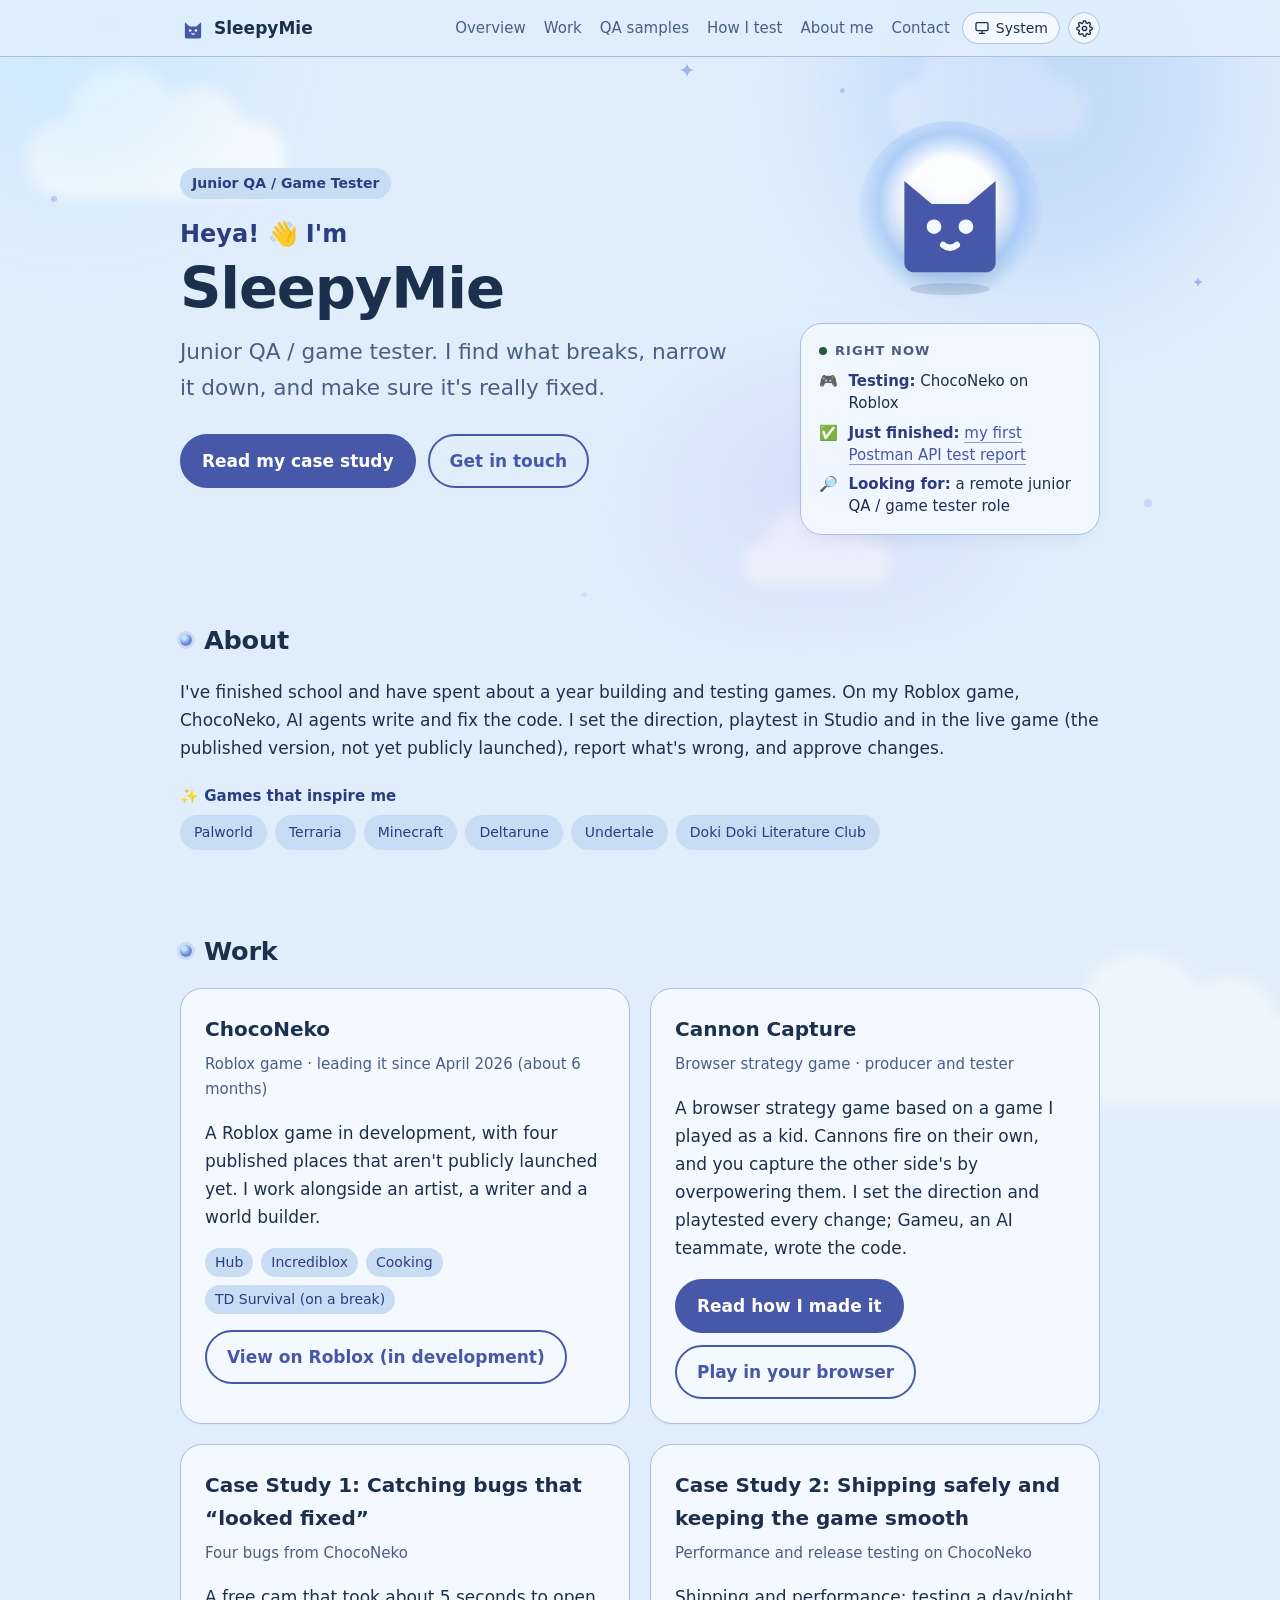
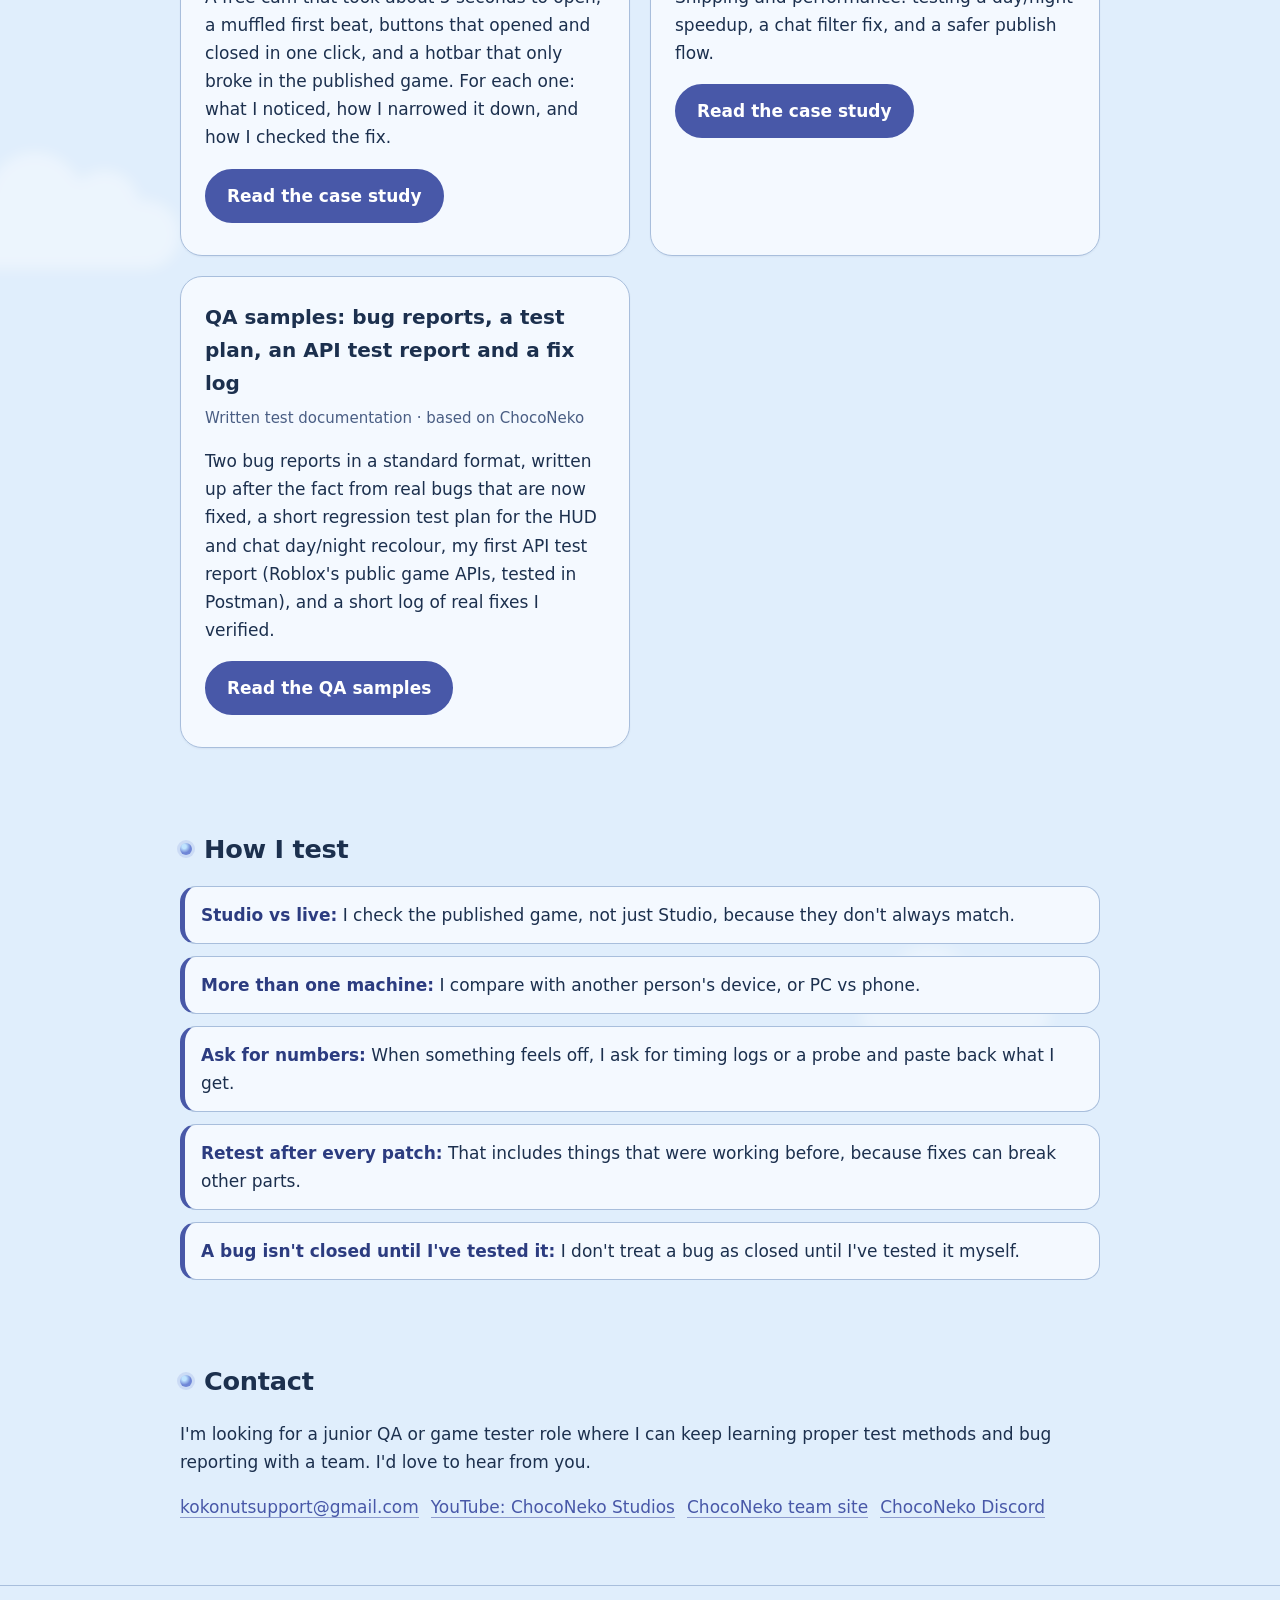
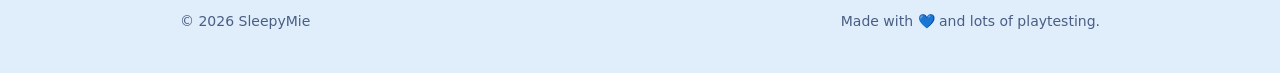
<file: index.html>
<!doctype html>
<html lang="en">
<head>
<meta charset="utf-8">
<meta name="viewport" content="width=device-width,initial-scale=1">
<meta name="color-scheme" content="light dark">
<meta name="theme-color" content="#e0eefc" media="(prefers-color-scheme: light)">
<meta name="theme-color" content="#0e1626" media="(prefers-color-scheme: dark)">
<script>(function(d){d.classList.add('js');var t,f,r,k,n=navigator,c=n.connection,m=function(q){return!!(window.matchMedia&&matchMedia(q).matches)};try{t=localStorage.getItem('theme');f=localStorage.getItem('fx');r=localStorage.getItem('reduceMotion');k=localStorage.getItem('touches')}catch(e){}if(t==='light'||t==='dark')d.setAttribute('data-theme',t);if(f!=='full'&&f!=='lite'&&f!=='off'){f=(m('(max-width:600px)')||(n.hardwareConcurrency&&n.hardwareConcurrency<=4)||(c&&c.saveData))?'lite':'full';d.setAttribute('data-fx-auto',f)}d.setAttribute('data-fx',f);d.setAttribute('data-touches',k==='0'?'off':'on');d.setAttribute('data-motion',r==='1'||(r!=='0'&&m('(prefers-reduced-motion: reduce)'))?'reduce':'ok')})(document.documentElement)</script>
<title>SleepyMie | Junior QA / Game Tester</title>
<meta name="description" content="SleepyMie, junior QA and game tester. I find what breaks, narrow it down, and make sure it's really fixed.">
<meta property="og:type" content="website">
<meta property="og:site_name" content="SleepyMie">
<meta property="og:title" content="SleepyMie | Junior QA / Game Tester">
<meta property="og:description" content="SleepyMie, junior QA and game tester. I find what breaks, narrow it down, and make sure it's really fixed.">
<meta property="og:url" content="https://sleepymiemoo.github.io/">
<meta property="og:image" content="https://sleepymiemoo.github.io/images/og-image.png">
<meta property="og:image:type" content="image/png">
<meta property="og:image:width" content="1200">
<meta property="og:image:height" content="630">
<meta property="og:image:alt" content="SleepyMie, junior QA tester, playtesting ChocoNeko and more. A cat mascot on a starry night-blue background.">
<meta name="twitter:card" content="summary_large_image">
<link rel="icon" href="favicon.ico" sizes="32x32">
<link rel="icon" href="favicon.svg" type="image/svg+xml">
<link rel="apple-touch-icon" href="apple-touch-icon.png">
<link rel="stylesheet" href="styles.css">
<script src="theme.js" defer></script>
<script src="settings.js" defer></script>
<script src="menu.js" defer></script>
<script src="micro.js" defer></script>
<script src="fx.js" defer></script>
</head>
<body>
<div class="nightfx" aria-hidden="true"><div class="starfield"><i class="sf sf1"></i><i class="sf sf2"></i><i class="sf sf3"></i><i class="sf sf4"></i></div><div class="haze"><i class="hz h1"></i><i class="hz h2"></i><i class="hz h3"></i><i class="hz h4"></i></div></div>
<div class="sky" aria-hidden="true"><div class="orbs"><span class="orb o1"></span><span class="orb o2"></span><span class="orb o3"></span><span class="orb o4"></span><span class="orb o5"></span><span class="orb o6"></span><span class="orb o7"></span><span class="orb o8"></span><span class="star t1"></span><span class="star t2"></span><span class="star t3"></span><span class="star t4"></span><span class="star t5"></span><span class="star t6"></span><span class="star t7"></span><span class="star t8"></span><span class="star big t9"></span><span class="star big t10"></span><span class="star big t11"></span><span class="star big t12"></span></div><div class="clouds"><span class="cloud c1"></span><span class="cloud c2"></span><span class="cloud c3"></span><span class="cloud c4"></span><span class="cloud c5"></span><span class="cloud c6"></span></div></div>
<header class="nav"><div class="wrap">
  <a class="brand" href="#top"><svg viewBox="0 0 32 32" aria-hidden="true"><path d="M6 27V9l6 5h8l6-5v18c0 1-1 2-2 2H8c-1 0-2-1-2-2z" fill="currentColor"/><circle class="logo-face" cx="12.5" cy="19" r="1.6"/><circle class="logo-face" cx="19.5" cy="19" r="1.6"/><path class="logo-mouth" d="M14.5 23q1.5 1.2 3 0" stroke-width="1.4" fill="none" stroke-linecap="round"/></svg>SleepyMie</a>
  <nav aria-label="Main" id="main-nav"><ul>
    <li class="hide-sm"><a href="#about">Overview</a></li>
    <li><a href="#work">Work</a></li>
    <li><a href="qa-samples.html">QA samples</a></li>
    <li class="hide-sm"><a href="#how-i-test">How I test</a></li>
    <li><a href="about-me.html">About me</a></li>
    <li><a href="#contact">Contact</a></li>
  </ul></nav>
  <button type="button" class="theme-toggle" id="theme-toggle" data-mode="system" aria-label="Theme: System. Switch to Light" title="Theme: System" hidden><svg class="i-system" viewBox="0 0 24 24" aria-hidden="true"><rect x="3" y="4" width="18" height="12" rx="2"/><path d="M8 20h8M12 16v4"/></svg><svg class="i-light" viewBox="0 0 24 24" aria-hidden="true"><circle cx="12" cy="12" r="4"/><path d="M12 2v2M12 20v2M4.9 4.9l1.4 1.4M17.7 17.7l1.4 1.4M2 12h2M20 12h2M4.9 19.1l1.4-1.4M17.7 6.3l1.4-1.4"/></svg><svg class="i-dark" viewBox="0 0 24 24" aria-hidden="true"><path d="M21 12.8A9 9 0 1 1 11.2 3a7 7 0 0 0 9.8 9.8z"/></svg><span class="theme-label">System</span></button>
  <button type="button" class="settings-toggle" id="settings-toggle" aria-haspopup="dialog" aria-expanded="false" aria-label="Site settings" title="Site settings" hidden><svg viewBox="0 0 24 24" aria-hidden="true"><circle cx="12" cy="12" r="3"/><path d="M19.4 15a1.65 1.65 0 0 0 .33 1.82l.06.06a2 2 0 1 1-2.83 2.83l-.06-.06a1.65 1.65 0 0 0-1.82-.33 1.65 1.65 0 0 0-1 1.51V21a2 2 0 1 1-4 0v-.09A1.65 1.65 0 0 0 9 19.4a1.65 1.65 0 0 0-1.82.33l-.06.06a2 2 0 1 1-2.83-2.83l.06-.06A1.65 1.65 0 0 0 4.68 15a1.65 1.65 0 0 0-1.51-1H3a2 2 0 1 1 0-4h.09A1.65 1.65 0 0 0 4.6 9a1.65 1.65 0 0 0-.33-1.82l-.06-.06a2 2 0 1 1 2.83-2.83l.06.06A1.65 1.65 0 0 0 9 4.68a1.65 1.65 0 0 0 1-1.51V3a2 2 0 1 1 4 0v.09a1.65 1.65 0 0 0 1 1.51 1.65 1.65 0 0 0 1.82-.33l.06-.06a2 2 0 1 1 2.83 2.83l-.06.06A1.65 1.65 0 0 0 19.4 9a1.65 1.65 0 0 0 1.51 1H21a2 2 0 1 1 0 4h-.09a1.65 1.65 0 0 0-1.51 1z"/></svg></button>
  <button type="button" class="menu-toggle" id="menu-toggle" aria-expanded="false" aria-controls="main-nav" aria-label="Menu" hidden><svg viewBox="0 0 24 24" aria-hidden="true"><path class="i-open" d="M4 7h16M4 12h16M4 17h16"/><path class="i-close" d="M6 6l12 12M18 6L6 18"/></svg></button>
</div></header>

<main id="top" class="wrap">
  <section class="hero">
    <div class="hero-bg" aria-hidden="true">
      <span class="blob b1"></span><span class="blob b2"></span><span class="blob b3"></span>
      <span class="spark s1"><svg viewBox="0 0 10 10"><path d="M5 0q.6 4.4 5 5-4.4.6-5 5-.6-4.4-5-5 4.4-.6 5-5z"/></svg></span><span class="spark s2"><svg viewBox="0 0 10 10"><path d="M5 0q.6 4.4 5 5-4.4.6-5 5-.6-4.4-5-5 4.4-.6 5-5z"/></svg></span><span class="spark s3"><svg viewBox="0 0 10 10"><path d="M5 0q.6 4.4 5 5-4.4.6-5 5-.6-4.4-5-5 4.4-.6 5-5z"/></svg></span><span class="spark s4"><svg viewBox="0 0 10 10"><path d="M5 0q.6 4.4 5 5-4.4.6-5 5-.6-4.4-5-5 4.4-.6 5-5z"/></svg></span>
      <span class="dot d1"></span><span class="dot d2"></span><span class="dot d3"></span>
    </div>
    <div class="hero-grid">
      <div class="hero-text">
        <span class="tag">Junior QA / Game Tester</span>
        <p class="hello">Heya! <span class="wave">👋</span> I'm</p>
        <h1>SleepyMie</h1>
        <p class="lead">Junior QA / game tester. I find what breaks, narrow it down, and make sure it's really fixed.</p>
        <div class="btns">
          <a class="btn primary" href="case-study-1.html">Read my case study</a>
          <a class="btn ghost" href="#contact">Get in touch</a>
        </div>
      </div>
      <div class="hero-side">
        <div class="mascot" aria-hidden="true">
          <svg class="mascot-cat" viewBox="0 0 32 32" aria-hidden="true" focusable="false"><path d="M6 27V9l6 5h8l6-5v18c0 1-1 2-2 2H8c-1 0-2-1-2-2z" fill="currentColor"/><g class="face"><g class="eyes"><circle class="logo-face" cx="12.5" cy="19" r="1.6"/><circle class="logo-face" cx="19.5" cy="19" r="1.6"/></g><path class="logo-mouth" d="M14.5 23q1.5 1.2 3 0" stroke-width="1.4" fill="none" stroke-linecap="round"/></g></svg>
          <span class="mascot-shadow" aria-hidden="true"></span>
        </div>
        <div class="now-card">
          <h2 class="now-title"><span class="now-dot" aria-hidden="true"></span>Right now</h2>
          <ul>
            <li><span class="emo" aria-hidden="true">🎮</span><span><strong>Testing:</strong> ChocoNeko on Roblox</span></li>
            <li><span class="emo" aria-hidden="true">✅</span><span><strong>Just finished:</strong> <a href="qa-samples.html#api-report">my first Postman API test report</a></span></li>
            <li><span class="emo" aria-hidden="true">🔎</span><span><strong>Looking for:</strong> a remote junior QA / game tester role</span></li>
          </ul>
        </div>
      </div>
    </div>
  </section>

  <section id="about">
    <h2>About</h2>
    <p>I've finished school and have spent about a year building and testing games. On my Roblox game, ChocoNeko, AI agents write and fix the code. I set the direction, playtest in Studio and in the live game (the published version, not yet publicly launched), report what's wrong, and approve changes.</p>
    <div class="inspire">
      <p class="inspire-title"><span aria-hidden="true">✨</span> Games that inspire me</p>
      <ul class="chips games" aria-label="Games that inspire me">
        <li><a href="about-me.html">Palworld</a></li>
        <li><a href="about-me.html">Terraria</a></li>
        <li><a href="about-me.html">Minecraft</a></li>
        <li><a href="about-me.html">Deltarune</a></li>
        <li><a href="about-me.html">Undertale</a></li>
        <li><a href="about-me.html">Doki Doki Literature Club</a></li>
      </ul>
    </div>
  </section>

  <section id="work">
    <h2>Work</h2>
    <div class="grid two">
      <div class="card">
        <h3>ChocoNeko</h3>
        <p class="meta">Roblox game &middot; leading it since April 2026 (about 6 months)</p>
        <p>A Roblox game in development, with four published places that aren't publicly launched yet. I work alongside an artist, a writer and a world builder.</p>
        <ul class="chips" aria-label="Published places">
          <li>Hub</li><li>Incrediblox</li><li>Cooking</li><li>TD Survival (on a break)</li>
        </ul>
        <a class="btn" href="https://www.roblox.com/games/129419556998762/Choco-Neko" target="_blank" rel="noopener">View on Roblox (in development)</a>
      </div>
      <div class="card">
        <h3>Cannon Capture</h3>
        <p class="meta">Browser strategy game &middot; producer and tester</p>
        <p>A browser strategy game based on a game I played as a kid. Cannons fire on their own, and you capture the other side's by overpowering them. I set the direction and playtested every change; Gameu, an AI teammate, wrote the code.</p>
        <div class="btns">
          <a class="btn primary" href="cannon-capture.html">Read how I made it</a>
          <a class="btn" href="https://cannon-capture.pages.dev/" target="_blank" rel="noopener">Play in your browser</a>
        </div>
      </div>
      <div class="card">
        <h3>Case Study 1: Catching bugs that &ldquo;looked fixed&rdquo;</h3>
        <p class="meta">Four bugs from ChocoNeko</p>
        <p>A free cam that took about 5 seconds to open, a muffled first beat, buttons that opened and closed in one click, and a hotbar that only broke in the published game. For each one: what I noticed, how I narrowed it down, and how I checked the fix.</p>
        <a class="btn primary" href="case-study-1.html">Read the case study</a>
      </div>
      <div class="card">
        <h3>Case Study 2: Shipping safely and keeping the game smooth</h3>
        <p class="meta">Performance and release testing on ChocoNeko</p>
        <p>Shipping and performance: testing a day/night speedup, a chat filter fix, and a safer publish flow.</p>
        <a class="btn primary" href="case-study-2.html">Read the case study</a>
      </div>
      <div class="card">
        <h3>QA samples: bug reports, a test plan, an API test report and a fix log</h3>
        <p class="meta">Written test documentation &middot; based on ChocoNeko</p>
        <p>Two bug reports in a standard format, written up after the fact from real bugs that are now fixed, a short regression test plan for the HUD and chat day/night recolour, my first API test report (Roblox's public game APIs, tested in Postman), and a short log of real fixes I verified.</p>
        <a class="btn primary" href="qa-samples.html">Read the QA samples</a>
      </div>
    </div>
  </section>

  <section id="how-i-test">
    <h2>How I test</h2>
    <ul class="habits">
      <li><strong>Studio vs live:</strong> I check the published game, not just Studio, because they don't always match.</li>
      <li><strong>More than one machine:</strong> I compare with another person's device, or PC vs phone.</li>
      <li><strong>Ask for numbers:</strong> When something feels off, I ask for timing logs or a probe and paste back what I get.</li>
      <li><strong>Retest after every patch:</strong> That includes things that were working before, because fixes can break other parts.</li>
      <li><strong>A bug isn't closed until I've tested it:</strong> I don't treat a bug as closed until I've tested it myself.</li>
    </ul>
  </section>

  <section id="contact" class="contact">
    <h2>Contact</h2>
    <p>I'm looking for a junior QA or game tester role where I can keep learning proper test methods and bug reporting with a team. I'd love to hear from you.</p>
    <ul>
      <li><a href="mailto:kokonutsupport@gmail.com">kokonutsupport@gmail.com</a></li>
      <li><a href="https://www.youtube.com/@ChocoNekoStudios" target="_blank" rel="noopener">YouTube: ChocoNeko Studios</a></li>
      <li><a href="https://sleepymiemoo.github.io/choconeko-site/" target="_blank" rel="noopener">ChocoNeko team site</a></li>
      <li><a href="https://discord.gg/d4KFuRJRCx" target="_blank" rel="noopener">ChocoNeko Discord</a></li>
    </ul>
  </section>
</main>

<footer><div class="wrap footer-row"><span>&copy; 2026 SleepyMie</span><span class="made">Made with <span aria-label="love" role="img">💙</span> and lots of playtesting.</span></div></footer>
</body>
</html>
</file>
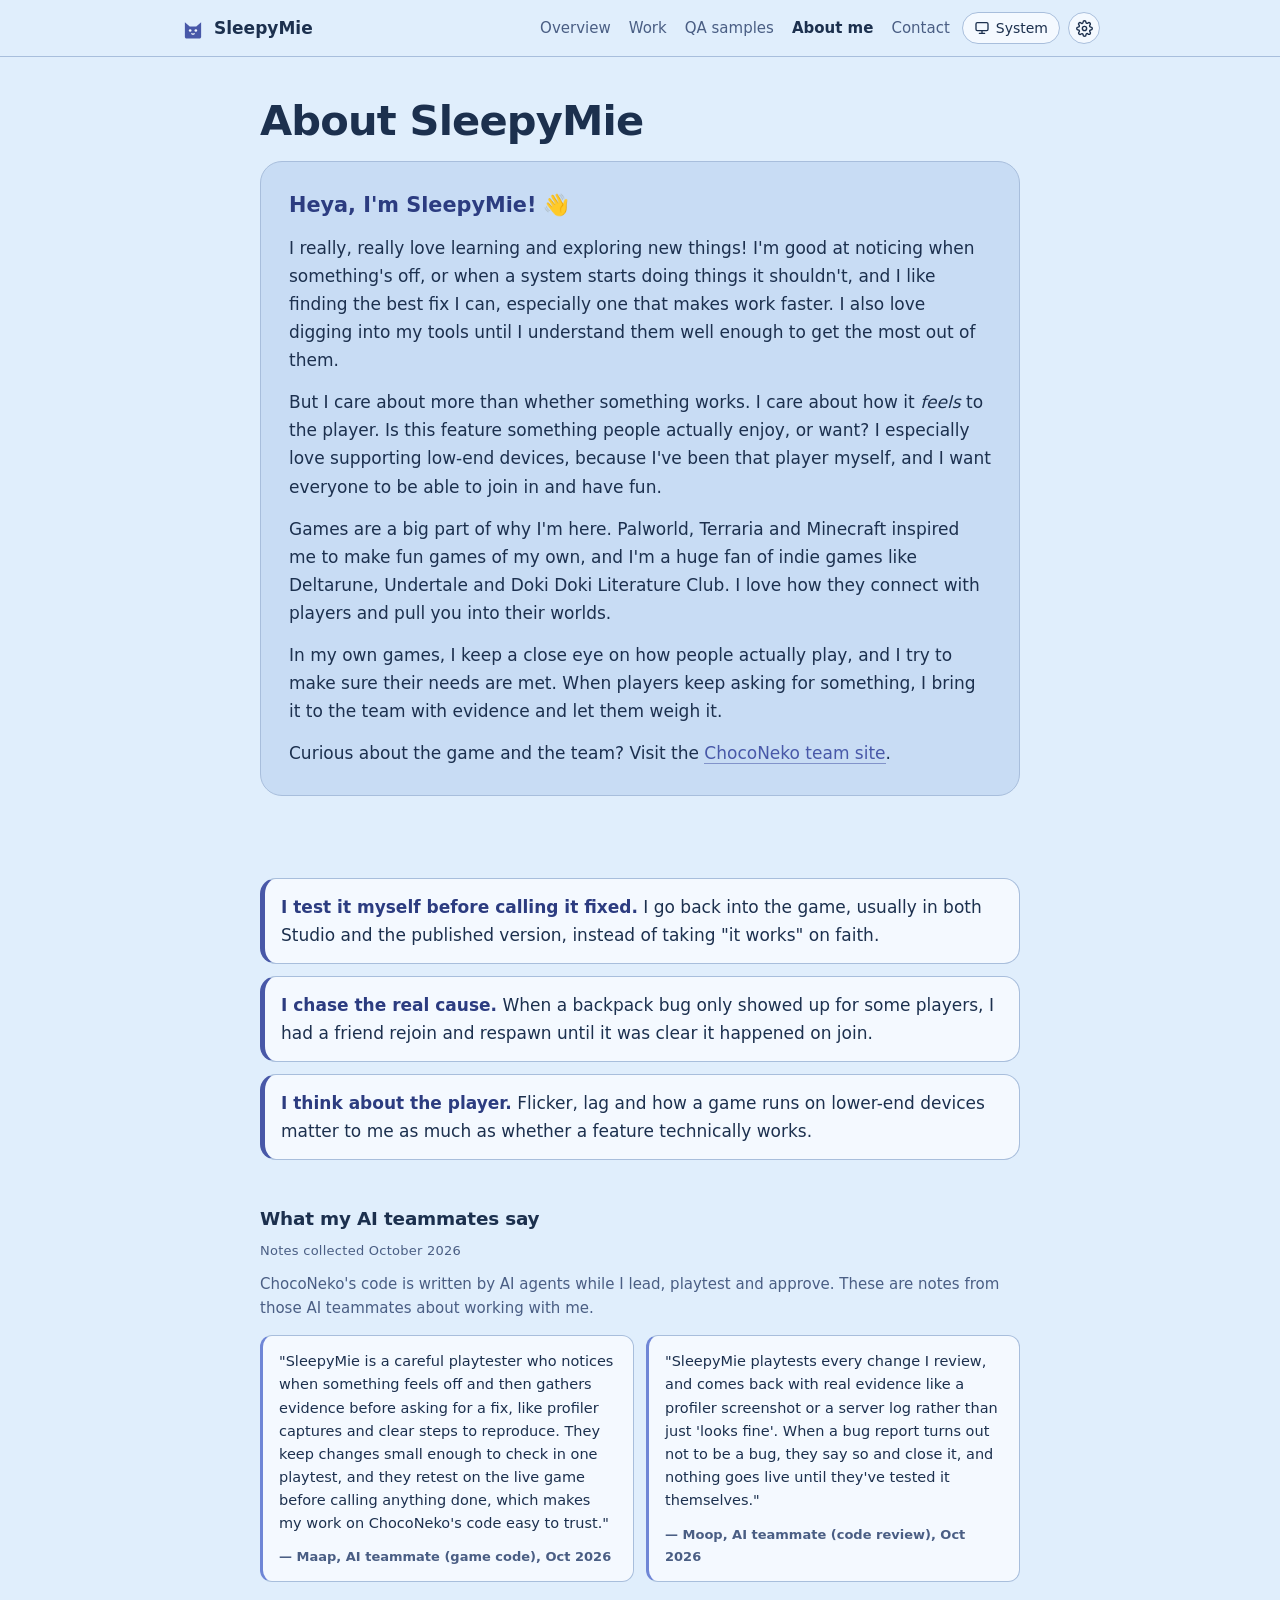
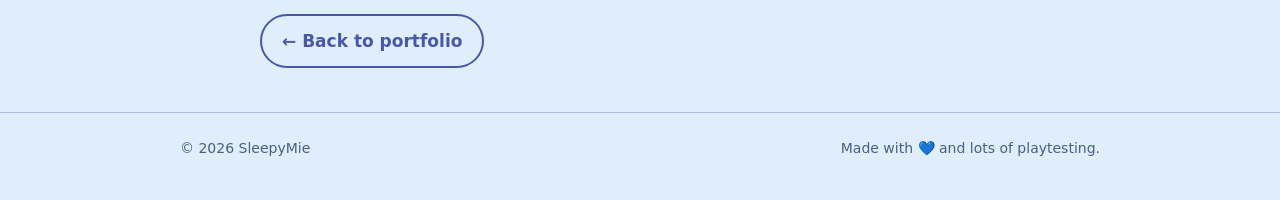
<file: about-me.html>
<!doctype html>
<html lang="en">
<head>
<meta charset="utf-8">
<meta name="viewport" content="width=device-width,initial-scale=1">
<meta name="color-scheme" content="light dark">
<meta name="theme-color" content="#e0eefc" media="(prefers-color-scheme: light)">
<meta name="theme-color" content="#0e1626" media="(prefers-color-scheme: dark)">
<script>(function(d){d.classList.add('js');var t,f,r,k,n=navigator,c=n.connection,m=function(q){return!!(window.matchMedia&&matchMedia(q).matches)};try{t=localStorage.getItem('theme');f=localStorage.getItem('fx');r=localStorage.getItem('reduceMotion');k=localStorage.getItem('touches')}catch(e){}if(t==='light'||t==='dark')d.setAttribute('data-theme',t);if(f!=='full'&&f!=='lite'&&f!=='off'){f=(m('(max-width:600px)')||(n.hardwareConcurrency&&n.hardwareConcurrency<=4)||(c&&c.saveData))?'lite':'full';d.setAttribute('data-fx-auto',f)}d.setAttribute('data-fx',f);d.setAttribute('data-touches',k==='0'?'off':'on');d.setAttribute('data-motion',r==='1'||(r!=='0'&&m('(prefers-reduced-motion: reduce)'))?'reduce':'ok')})(document.documentElement)</script>
<title>About me | SleepyMie</title>
<meta name="description" content="About SleepyMie, junior QA and game tester: what I love about games, how I work, and notes from my AI teammates.">
<meta property="og:type" content="website">
<meta property="og:site_name" content="SleepyMie">
<meta property="og:title" content="About me">
<meta property="og:description" content="About SleepyMie, junior QA and game tester: what I love about games, how I work, and notes from my AI teammates.">
<meta property="og:url" content="https://sleepymiemoo.github.io/about-me.html">
<meta property="og:image" content="https://sleepymiemoo.github.io/images/og-image.png">
<meta property="og:image:type" content="image/png">
<meta property="og:image:width" content="1200">
<meta property="og:image:height" content="630">
<meta property="og:image:alt" content="SleepyMie, junior QA tester, playtesting ChocoNeko and more. A cat mascot on a starry night-blue background.">
<meta name="twitter:card" content="summary_large_image">
<link rel="icon" href="favicon.ico" sizes="32x32">
<link rel="icon" href="favicon.svg" type="image/svg+xml">
<link rel="apple-touch-icon" href="apple-touch-icon.png">
<link rel="stylesheet" href="styles.css">
<script src="theme.js" defer></script>
<script src="settings.js" defer></script>
<script src="menu.js" defer></script>
<script src="micro.js" defer></script>
</head>
<body>
<header class="nav"><div class="wrap">
  <a class="brand" href="index.html"><svg viewBox="0 0 32 32" aria-hidden="true"><path d="M6 27V9l6 5h8l6-5v18c0 1-1 2-2 2H8c-1 0-2-1-2-2z" fill="currentColor"/><circle class="logo-face" cx="12.5" cy="19" r="1.6"/><circle class="logo-face" cx="19.5" cy="19" r="1.6"/><path class="logo-mouth" d="M14.5 23q1.5 1.2 3 0" stroke-width="1.4" fill="none" stroke-linecap="round"/></svg>SleepyMie</a>
  <nav aria-label="Main" id="main-nav"><ul><li class="hide-sm"><a href="index.html#about">Overview</a></li><li><a href="index.html#work">Work</a></li><li><a href="qa-samples.html">QA samples</a></li><li><a href="about-me.html" aria-current="page">About me</a></li><li><a href="index.html#contact">Contact</a></li></ul></nav>
  <button type="button" class="theme-toggle" id="theme-toggle" data-mode="system" aria-label="Theme: System. Switch to Light" title="Theme: System" hidden><svg class="i-system" viewBox="0 0 24 24" aria-hidden="true"><rect x="3" y="4" width="18" height="12" rx="2"/><path d="M8 20h8M12 16v4"/></svg><svg class="i-light" viewBox="0 0 24 24" aria-hidden="true"><circle cx="12" cy="12" r="4"/><path d="M12 2v2M12 20v2M4.9 4.9l1.4 1.4M17.7 17.7l1.4 1.4M2 12h2M20 12h2M4.9 19.1l1.4-1.4M17.7 6.3l1.4-1.4"/></svg><svg class="i-dark" viewBox="0 0 24 24" aria-hidden="true"><path d="M21 12.8A9 9 0 1 1 11.2 3a7 7 0 0 0 9.8 9.8z"/></svg><span class="theme-label">System</span></button>
  <button type="button" class="settings-toggle" id="settings-toggle" aria-haspopup="dialog" aria-expanded="false" aria-label="Site settings" title="Site settings" hidden><svg viewBox="0 0 24 24" aria-hidden="true"><circle cx="12" cy="12" r="3"/><path d="M19.4 15a1.65 1.65 0 0 0 .33 1.82l.06.06a2 2 0 1 1-2.83 2.83l-.06-.06a1.65 1.65 0 0 0-1.82-.33 1.65 1.65 0 0 0-1 1.51V21a2 2 0 1 1-4 0v-.09A1.65 1.65 0 0 0 9 19.4a1.65 1.65 0 0 0-1.82.33l-.06.06a2 2 0 1 1-2.83-2.83l.06-.06A1.65 1.65 0 0 0 4.68 15a1.65 1.65 0 0 0-1.51-1H3a2 2 0 1 1 0-4h.09A1.65 1.65 0 0 0 4.6 9a1.65 1.65 0 0 0-.33-1.82l-.06-.06a2 2 0 1 1 2.83-2.83l.06.06A1.65 1.65 0 0 0 9 4.68a1.65 1.65 0 0 0 1-1.51V3a2 2 0 1 1 4 0v.09a1.65 1.65 0 0 0 1 1.51 1.65 1.65 0 0 0 1.82-.33l.06-.06a2 2 0 1 1 2.83 2.83l-.06.06A1.65 1.65 0 0 0 19.4 9a1.65 1.65 0 0 0 1.51 1H21a2 2 0 1 1 0 4h-.09a1.65 1.65 0 0 0-1.51 1z"/></svg></button>
  <button type="button" class="menu-toggle" id="menu-toggle" aria-expanded="false" aria-controls="main-nav" aria-label="Menu" hidden><svg viewBox="0 0 24 24" aria-hidden="true"><path class="i-open" d="M4 7h16M4 12h16M4 17h16"/><path class="i-close" d="M6 6l12 12M18 6L6 18"/></svg></button>
</div></header>
<main class="wrap">
<article class="cs about">
<h1>About SleepyMie</h1>
<div class="about-intro">
<p class="hello"><strong>Heya, I'm SleepyMie!</strong> 👋</p>
<p>I really, really love learning and exploring new things! I'm good at noticing when something's off, or when a system starts doing things it shouldn't, and I like finding the best fix I can, especially one that makes work faster. I also love digging into my tools until I understand them well enough to get the most out of them.</p>
<p>But I care about more than whether something works. I care about how it <em>feels</em> to the player. Is this feature something people actually enjoy, or want? I especially love supporting low-end devices, because I've been that player myself, and I want everyone to be able to join in and have fun.</p>
<p>Games are a big part of why I'm here. Palworld, Terraria and Minecraft inspired me to make fun games of my own, and I'm a huge fan of indie games like Deltarune, Undertale and Doki Doki Literature Club. I love how they connect with players and pull you into their worlds.</p>
<p>In my own games, I keep a close eye on how people actually play, and I try to make sure their needs are met. When players keep asking for something, I bring it to the team with evidence and let them weigh it.</p>
<p>Curious about the game and the team? Visit the <a href="https://sleepymiemoo.github.io/choconeko-site/">ChocoNeko team site</a>.</p>
</div>
<h2>How I work</h2>
<ul class="habits">
<li><strong>I test it myself before calling it fixed.</strong> I go back into the game, usually in both Studio and the published version, instead of taking "it works" on faith.</li>
<li><strong>I chase the real cause.</strong> When a backpack bug only showed up for some players, I had a friend rejoin and respawn until it was clear it happened on join.</li>
<li><strong>I think about the player.</strong> Flicker, lag and how a game runs on lower-end devices matter to me as much as whether a feature technically works.</li>
</ul>
<section class="teammates" aria-labelledby="teammates">
<h2 id="teammates">What my AI teammates say</h2>
<p class="dateline">Notes collected October 2026</p>
<p>ChocoNeko's code is written by AI agents while I lead, playtest and approve. These are notes from those AI teammates about working with me.</p>
<div class="quotes">
<figure class="quote-card">
<blockquote><p>"SleepyMie is a careful playtester who notices when something feels off and then gathers evidence before asking for a fix, like profiler captures and clear steps to reproduce. They keep changes small enough to check in one playtest, and they retest on the live game before calling anything done, which makes my work on ChocoNeko's code easy to trust."</p></blockquote>
<figcaption>&mdash; Maap, AI teammate (game code), Oct 2026</figcaption>
</figure>
<figure class="quote-card">
<blockquote><p>"SleepyMie playtests every change I review, and comes back with real evidence like a profiler screenshot or a server log rather than just 'looks fine'. When a bug report turns out not to be a bug, they say so and close it, and nothing goes live until they've tested it themselves."</p></blockquote>
<figcaption>&mdash; Moop, AI teammate (code review), Oct 2026</figcaption>
</figure>
</div>
</section>
<a class="btn ghost back" href="index.html#work">&larr; Back to portfolio</a>
</article>
</main>
<footer><div class="wrap footer-row"><span>&copy; 2026 SleepyMie</span><span class="made">Made with <span aria-label="love" role="img">💙</span> and lots of playtesting.</span></div></footer>
</body>
</html>
</file>
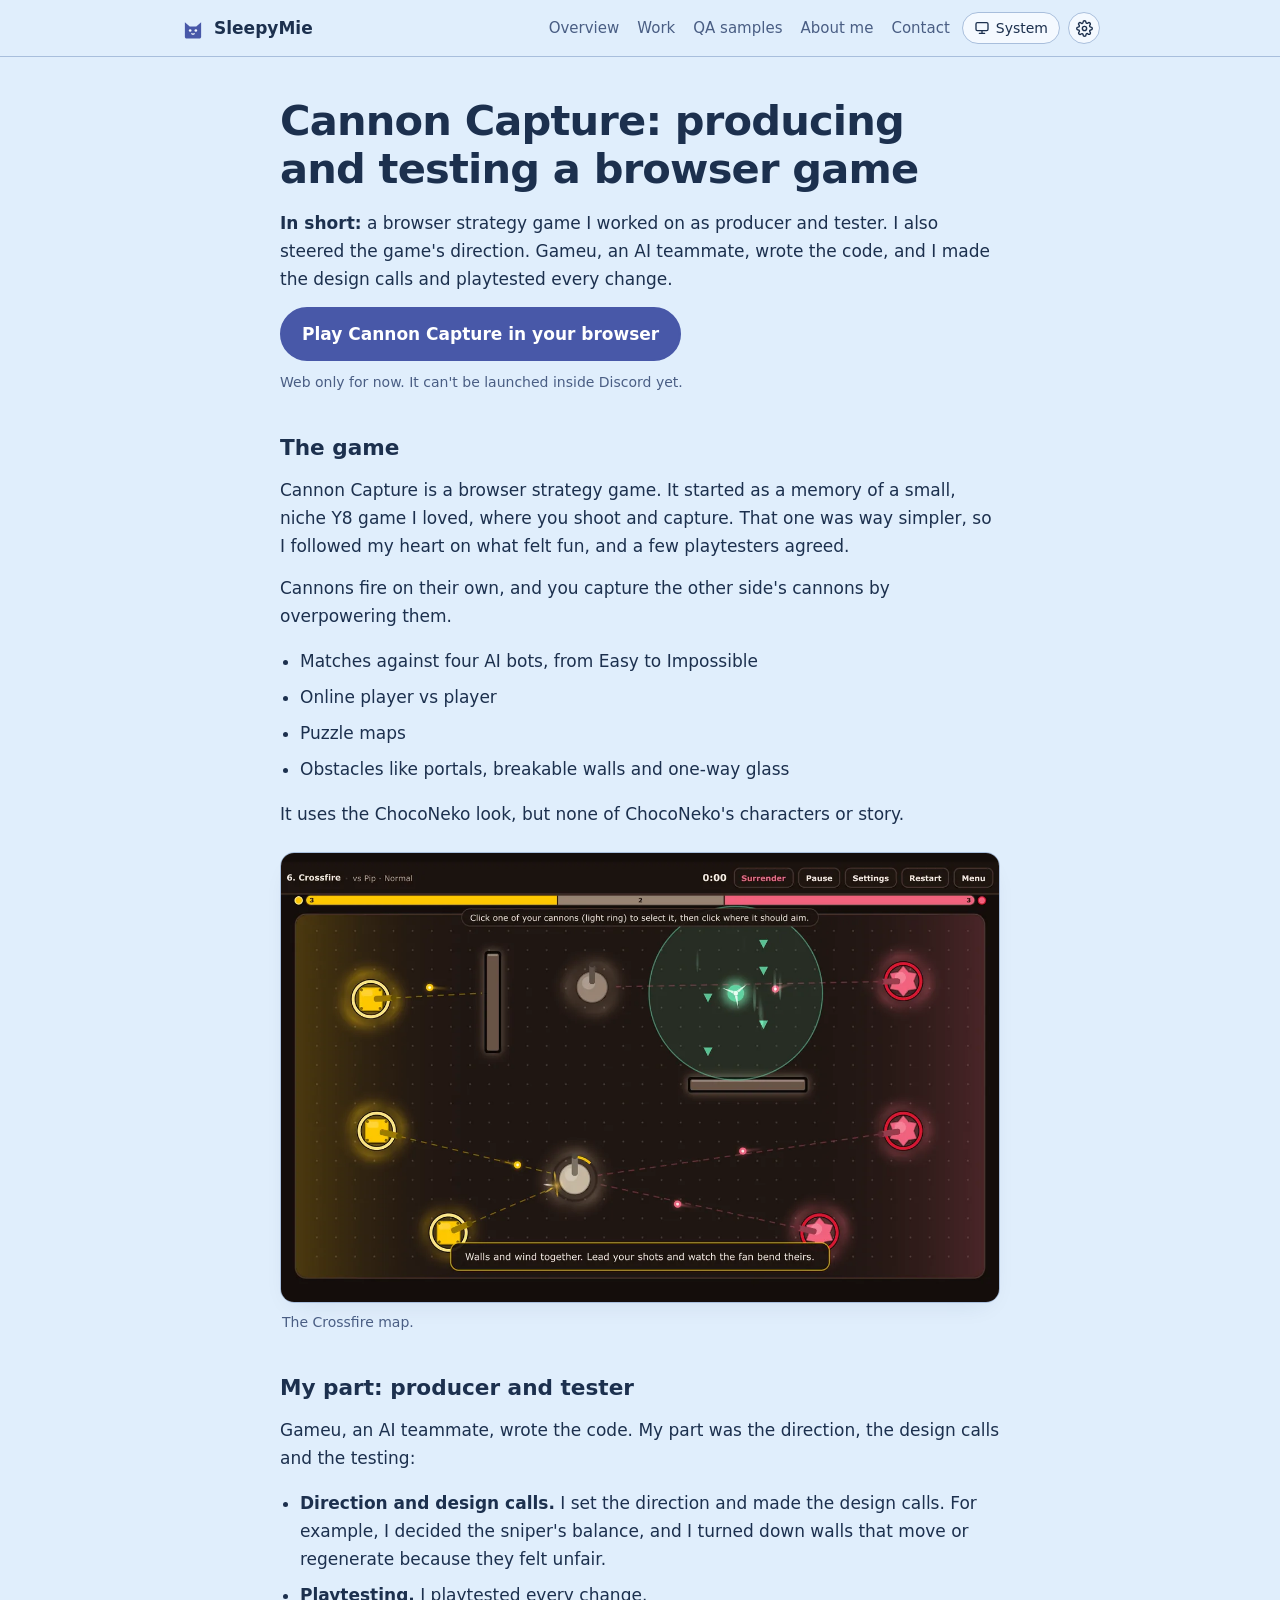
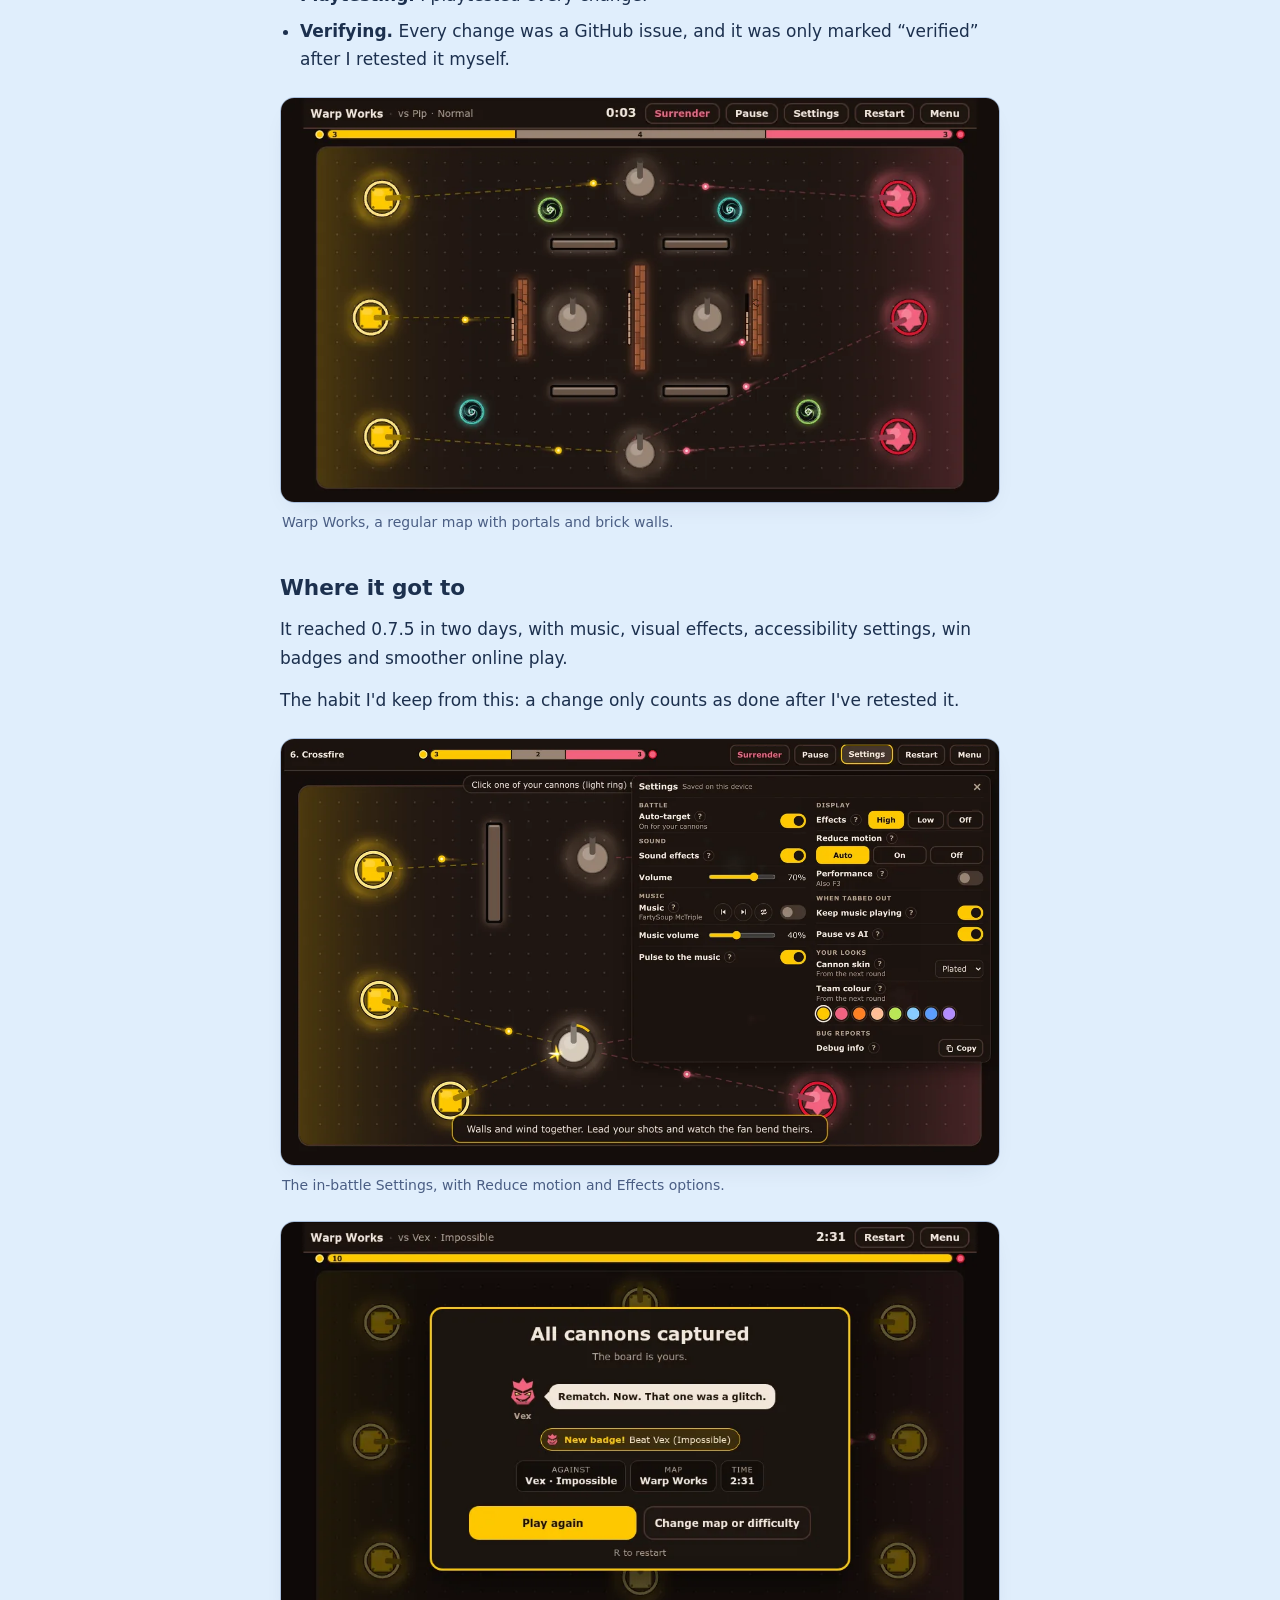
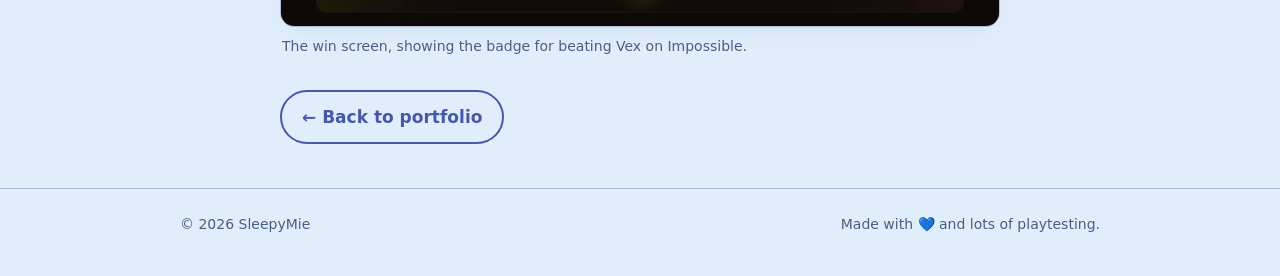
<file: cannon-capture.html>
<!doctype html>
<html lang="en">
<head>
<meta charset="utf-8">
<meta name="viewport" content="width=device-width,initial-scale=1">
<meta name="color-scheme" content="light dark">
<meta name="theme-color" content="#e0eefc" media="(prefers-color-scheme: light)">
<meta name="theme-color" content="#0e1626" media="(prefers-color-scheme: dark)">
<script>(function(d){d.classList.add('js');var t,f,r,k,n=navigator,c=n.connection,m=function(q){return!!(window.matchMedia&&matchMedia(q).matches)};try{t=localStorage.getItem('theme');f=localStorage.getItem('fx');r=localStorage.getItem('reduceMotion');k=localStorage.getItem('touches')}catch(e){}if(t==='light'||t==='dark')d.setAttribute('data-theme',t);if(f!=='full'&&f!=='lite'&&f!=='off'){f=(m('(max-width:600px)')||(n.hardwareConcurrency&&n.hardwareConcurrency<=4)||(c&&c.saveData))?'lite':'full';d.setAttribute('data-fx-auto',f)}d.setAttribute('data-fx',f);d.setAttribute('data-touches',k==='0'?'off':'on');d.setAttribute('data-motion',r==='1'||(r!=='0'&&m('(prefers-reduced-motion: reduce)'))?'reduce':'ok')})(document.documentElement)</script>
<title>Cannon Capture | SleepyMie</title>
<meta name="description" content="Cannon Capture, a browser strategy game SleepyMie worked on as producer and tester, also steering its direction: design calls, playtesting every change, and retesting before anything counted as verified.">
<meta property="og:type" content="website">
<meta property="og:site_name" content="SleepyMie">
<meta property="og:title" content="Cannon Capture">
<meta property="og:description" content="Cannon Capture, a browser strategy game SleepyMie worked on as producer and tester, also steering its direction: design calls, playtesting every change, and retesting before anything counted as verified.">
<meta property="og:url" content="https://sleepymiemoo.github.io/cannon-capture.html">
<meta property="og:image" content="https://sleepymiemoo.github.io/images/og-cannon-capture.png">
<meta property="og:image:type" content="image/png">
<meta property="og:image:width" content="1200">
<meta property="og:image:height" content="630">
<meta property="og:image:alt" content="Cannon Capture, a browser strategy game. Producer and tester: SleepyMie. A cat mascot on a starry night-blue background.">
<meta name="twitter:card" content="summary_large_image">
<link rel="icon" href="favicon.ico" sizes="32x32">
<link rel="icon" href="favicon.svg" type="image/svg+xml">
<link rel="apple-touch-icon" href="apple-touch-icon.png">
<link rel="stylesheet" href="styles.css">
<script src="theme.js" defer></script>
<script src="settings.js" defer></script>
<script src="menu.js" defer></script>
<script src="micro.js" defer></script>
</head>
<body>
<header class="nav"><div class="wrap">
  <a class="brand" href="index.html"><svg viewBox="0 0 32 32" aria-hidden="true"><path d="M6 27V9l6 5h8l6-5v18c0 1-1 2-2 2H8c-1 0-2-1-2-2z" fill="currentColor"/><circle class="logo-face" cx="12.5" cy="19" r="1.6"/><circle class="logo-face" cx="19.5" cy="19" r="1.6"/><path class="logo-mouth" d="M14.5 23q1.5 1.2 3 0" stroke-width="1.4" fill="none" stroke-linecap="round"/></svg>SleepyMie</a>
  <nav aria-label="Main" id="main-nav"><ul><li class="hide-sm"><a href="index.html#about">Overview</a></li><li><a href="index.html#work">Work</a></li><li><a href="qa-samples.html">QA samples</a></li><li><a href="about-me.html">About me</a></li><li><a href="index.html#contact">Contact</a></li></ul></nav>
  <button type="button" class="theme-toggle" id="theme-toggle" data-mode="system" aria-label="Theme: System. Switch to Light" title="Theme: System" hidden><svg class="i-system" viewBox="0 0 24 24" aria-hidden="true"><rect x="3" y="4" width="18" height="12" rx="2"/><path d="M8 20h8M12 16v4"/></svg><svg class="i-light" viewBox="0 0 24 24" aria-hidden="true"><circle cx="12" cy="12" r="4"/><path d="M12 2v2M12 20v2M4.9 4.9l1.4 1.4M17.7 17.7l1.4 1.4M2 12h2M20 12h2M4.9 19.1l1.4-1.4M17.7 6.3l1.4-1.4"/></svg><svg class="i-dark" viewBox="0 0 24 24" aria-hidden="true"><path d="M21 12.8A9 9 0 1 1 11.2 3a7 7 0 0 0 9.8 9.8z"/></svg><span class="theme-label">System</span></button>
  <button type="button" class="settings-toggle" id="settings-toggle" aria-haspopup="dialog" aria-expanded="false" aria-label="Site settings" title="Site settings" hidden><svg viewBox="0 0 24 24" aria-hidden="true"><circle cx="12" cy="12" r="3"/><path d="M19.4 15a1.65 1.65 0 0 0 .33 1.82l.06.06a2 2 0 1 1-2.83 2.83l-.06-.06a1.65 1.65 0 0 0-1.82-.33 1.65 1.65 0 0 0-1 1.51V21a2 2 0 1 1-4 0v-.09A1.65 1.65 0 0 0 9 19.4a1.65 1.65 0 0 0-1.82.33l-.06.06a2 2 0 1 1-2.83-2.83l.06-.06A1.65 1.65 0 0 0 4.68 15a1.65 1.65 0 0 0-1.51-1H3a2 2 0 1 1 0-4h.09A1.65 1.65 0 0 0 4.6 9a1.65 1.65 0 0 0-.33-1.82l-.06-.06a2 2 0 1 1 2.83-2.83l.06.06A1.65 1.65 0 0 0 9 4.68a1.65 1.65 0 0 0 1-1.51V3a2 2 0 1 1 4 0v.09a1.65 1.65 0 0 0 1 1.51 1.65 1.65 0 0 0 1.82-.33l.06-.06a2 2 0 1 1 2.83 2.83l-.06.06A1.65 1.65 0 0 0 19.4 9a1.65 1.65 0 0 0 1.51 1H21a2 2 0 1 1 0 4h-.09a1.65 1.65 0 0 0-1.51 1z"/></svg></button>
  <button type="button" class="menu-toggle" id="menu-toggle" aria-expanded="false" aria-controls="main-nav" aria-label="Menu" hidden><svg viewBox="0 0 24 24" aria-hidden="true"><path class="i-open" d="M4 7h16M4 12h16M4 17h16"/><path class="i-close" d="M6 6l12 12M18 6L6 18"/></svg></button>
</div></header>
<main class="wrap">
<article class="cs cannon">
<h1>Cannon Capture: producing and testing a browser game</h1>
<p><strong>In short:</strong> a browser strategy game I worked on as producer and tester. I also steered the game's direction. Gameu, an AI teammate, wrote the code, and I made the design calls and playtested every change.</p>
<div class="btns"><a class="btn primary" href="https://cannon-capture.pages.dev/" target="_blank" rel="noopener">Play Cannon Capture in your browser</a></div>
<p class="note">Web only for now. It can't be launched inside Discord yet.</p>
<h2>The game</h2>
<p>Cannon Capture is a browser strategy game. It started as a memory of a small, niche Y8 game I loved, where you shoot and capture. That one was way simpler, so I followed my heart on what felt fun, and a few playtesters agreed.</p>
<p>Cannons fire on their own, and you capture the other side's cannons by overpowering them.</p>
<ul>
<li>Matches against four AI bots, from Easy to Impossible</li>
<li>Online player vs player</li>
<li>Puzzle maps</li>
<li>Obstacles like portals, breakable walls and one-way glass</li>
</ul>
<p>It uses the ChocoNeko look, but none of ChocoNeko's characters or story.</p>
<figure class="shot">
<img data-shot="crossfire" src="images/cannon/crossfire-1280.webp" srcset="images/cannon/crossfire-640.webp 640w, images/cannon/crossfire-1280.webp 1280w" sizes="(min-width: 860px) 760px, calc(100vw - 40px)" width="1280" height="800" loading="lazy" decoding="async" alt="The Crossfire map in Cannon Capture. Yellow cannons on the left fire at neutral grey cannons in the middle, with red cannons on the right.">
<figcaption>The Crossfire map.</figcaption>
</figure>
<h2>My part: producer and tester</h2>
<p>Gameu, an AI teammate, wrote the code. My part was the direction, the design calls and the testing:</p>
<ul>
<li><strong>Direction and design calls.</strong> I set the direction and made the design calls. For example, I decided the sniper's balance, and I turned down walls that move or regenerate because they felt unfair.</li>
<li><strong>Playtesting.</strong> I playtested every change.</li>
<li><strong>Verifying.</strong> Every change was a GitHub issue, and it was only marked &ldquo;verified&rdquo; after I retested it myself.</li>
</ul>
<figure class="shot">
<img data-shot="warp-works" src="images/cannon/warp-works-1280.webp" srcset="images/cannon/warp-works-640.webp 640w, images/cannon/warp-works-1280.webp 1024w" sizes="(min-width: 860px) 760px, calc(100vw - 40px)" width="1024" height="576" loading="lazy" decoding="async" alt="The Warp Works map, set up against Pip on Normal: three yellow cannons on the left, three red cannons on the right and four neutral grey cannons in the middle, with swirling portals and brick walls between them.">
<figcaption>Warp Works, a regular map with portals and brick walls.</figcaption>
</figure>
<h2>Where it got to</h2>
<p>It reached 0.7.5 in two days, with music, visual effects, accessibility settings, win badges and smoother online play.</p>
<p>The habit I'd keep from this: a change only counts as done after I've retested it.</p>
<figure class="shot">
<img data-shot="settings" src="images/cannon/settings-1280.webp" srcset="images/cannon/settings-640.webp 640w, images/cannon/settings-1280.webp 1280w" sizes="(min-width: 860px) 760px, calc(100vw - 40px)" width="1280" height="760" loading="lazy" decoding="async" alt="The in-battle Settings panel, showing sound and music options, Effects set to High, Low or Off, and Reduce motion set to Auto, On or Off.">
<figcaption>The in-battle Settings, with Reduce motion and Effects options.</figcaption>
</figure>
<figure class="shot">
<img data-shot="win-vex" src="images/cannon/win-vex-1280.webp" srcset="images/cannon/win-vex-640.webp 640w, images/cannon/win-vex-1280.webp 1024w" sizes="(min-width: 860px) 760px, calc(100vw - 40px)" width="1024" height="576" loading="lazy" decoding="async" alt="The Cannon Capture win screen on the Warp Works map. It reads All cannons captured, lists the opponent as Vex on Impossible, and shows the badge line New badge! Beat Vex (Impossible).">
<figcaption>The win screen, showing the badge for beating Vex on Impossible.</figcaption>
</figure>
<a class="btn ghost back" href="index.html#work">&larr; Back to portfolio</a>
</article>
</main>
<footer><div class="wrap footer-row"><span>&copy; 2026 SleepyMie</span><span class="made">Made with <span aria-label="love" role="img">💙</span> and lots of playtesting.</span></div></footer>
</body>
</html>
</file>
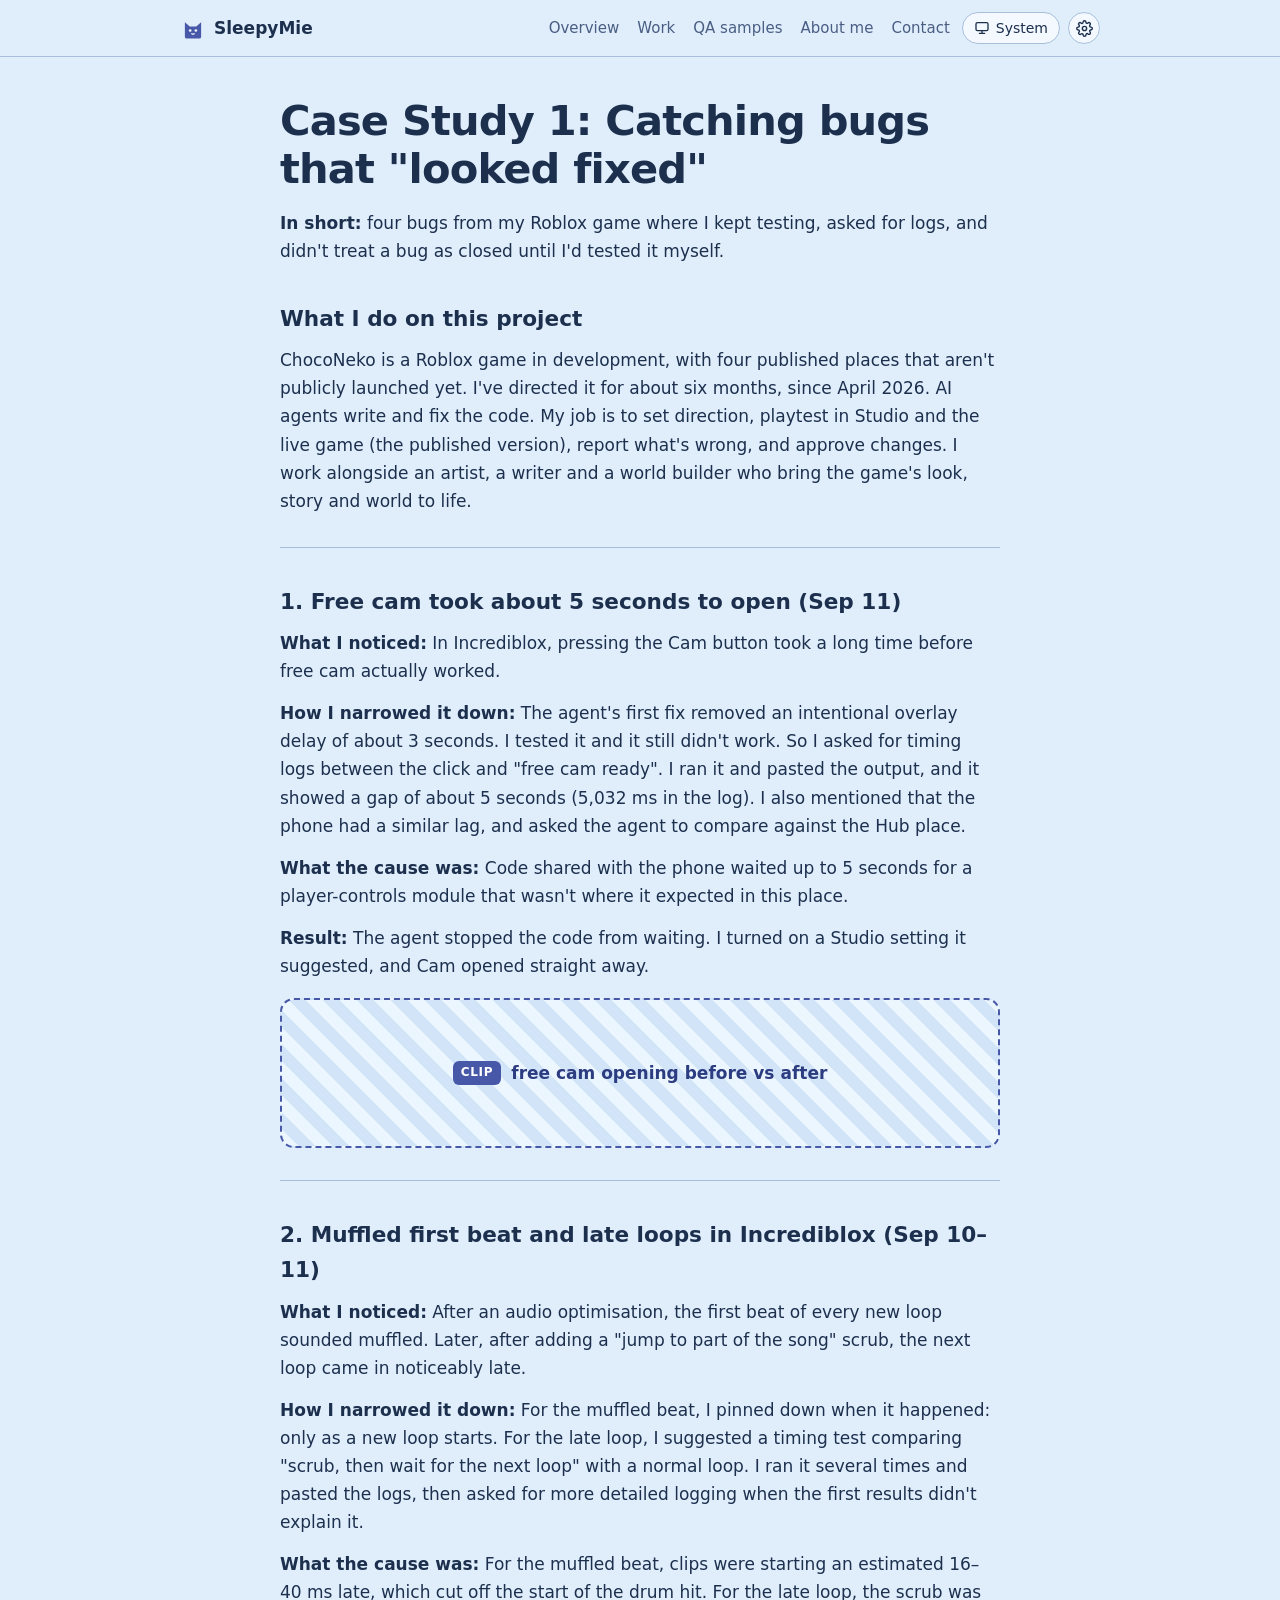
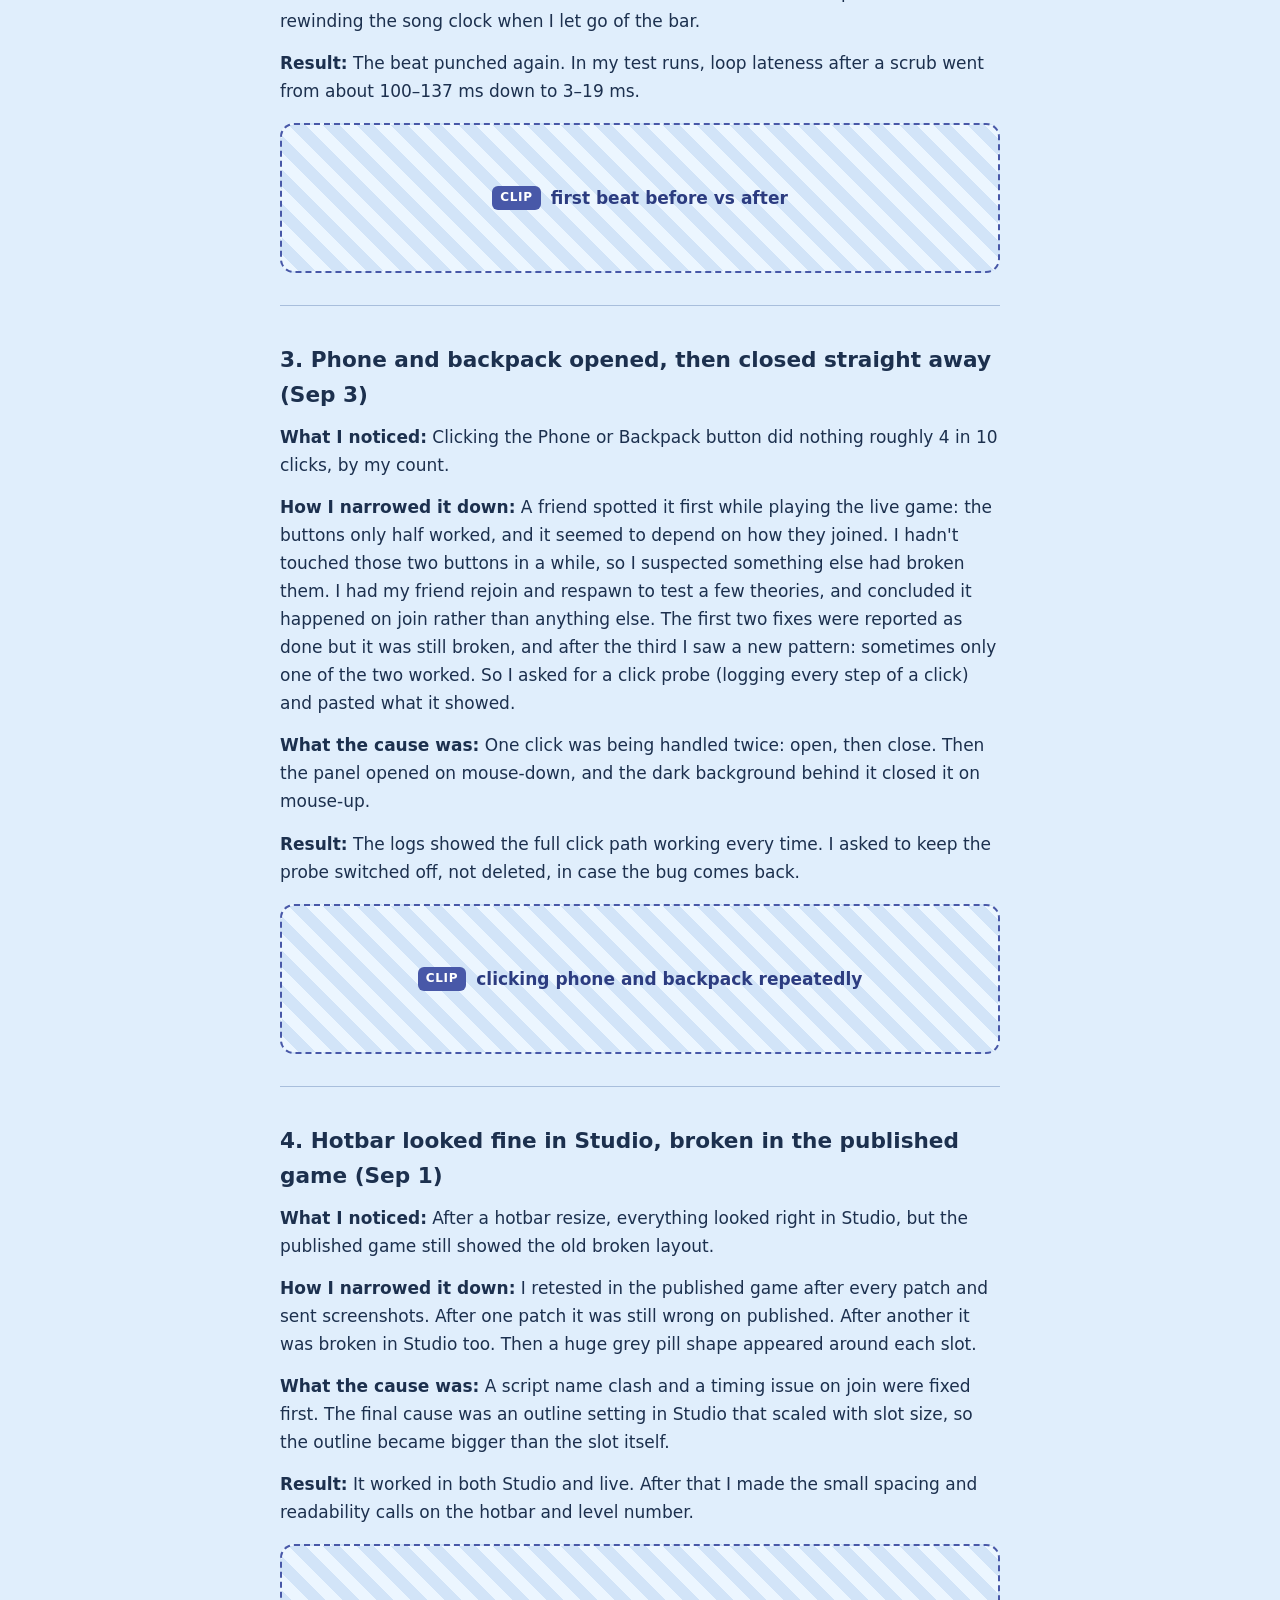
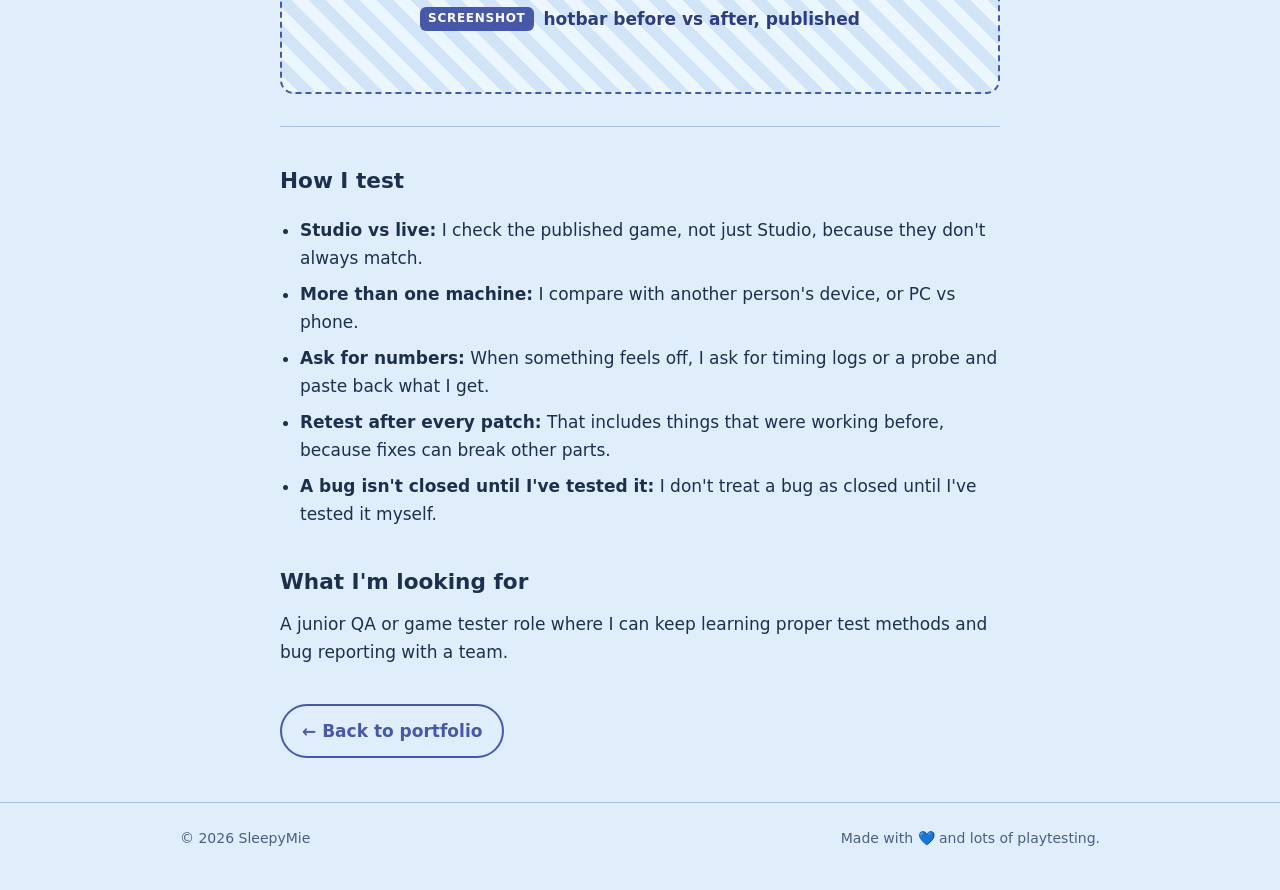
<file: case-study-1.html>
<!doctype html>
<html lang="en">
<head>
<meta charset="utf-8">
<meta name="viewport" content="width=device-width,initial-scale=1">
<meta name="color-scheme" content="light dark">
<meta name="theme-color" content="#e0eefc" media="(prefers-color-scheme: light)">
<meta name="theme-color" content="#0e1626" media="(prefers-color-scheme: dark)">
<script>(function(d){d.classList.add('js');var t,f,r,k,n=navigator,c=n.connection,m=function(q){return!!(window.matchMedia&&matchMedia(q).matches)};try{t=localStorage.getItem('theme');f=localStorage.getItem('fx');r=localStorage.getItem('reduceMotion');k=localStorage.getItem('touches')}catch(e){}if(t==='light'||t==='dark')d.setAttribute('data-theme',t);if(f!=='full'&&f!=='lite'&&f!=='off'){f=(m('(max-width:600px)')||(n.hardwareConcurrency&&n.hardwareConcurrency<=4)||(c&&c.saveData))?'lite':'full';d.setAttribute('data-fx-auto',f)}d.setAttribute('data-fx',f);d.setAttribute('data-touches',k==='0'?'off':'on');d.setAttribute('data-motion',r==='1'||(r!=='0'&&m('(prefers-reduced-motion: reduce)'))?'reduce':'ok')})(document.documentElement)</script>
<title>Case Study 1: Catching bugs that "looked fixed" | SleepyMie</title>
<meta name="description" content="Four bugs from ChocoNeko, a Roblox game, and how I narrowed them down and checked the fixes.">
<meta property="og:type" content="website">
<meta property="og:site_name" content="SleepyMie">
<meta property="og:title" content="Case Study 1: Catching bugs that &quot;looked fixed&quot;">
<meta property="og:description" content="Four bugs from ChocoNeko, a Roblox game, and how I narrowed them down and checked the fixes.">
<meta property="og:url" content="https://sleepymiemoo.github.io/case-study-1.html">
<meta property="og:image" content="https://sleepymiemoo.github.io/images/og-image.png">
<meta property="og:image:type" content="image/png">
<meta property="og:image:width" content="1200">
<meta property="og:image:height" content="630">
<meta property="og:image:alt" content="SleepyMie, junior QA tester, playtesting ChocoNeko and more. A cat mascot on a starry night-blue background.">
<meta name="twitter:card" content="summary_large_image">
<link rel="icon" href="favicon.ico" sizes="32x32">
<link rel="icon" href="favicon.svg" type="image/svg+xml">
<link rel="apple-touch-icon" href="apple-touch-icon.png">
<link rel="stylesheet" href="styles.css">
<script src="theme.js" defer></script>
<script src="settings.js" defer></script>
<script src="menu.js" defer></script>
<script src="micro.js" defer></script>
</head>
<body>
<header class="nav"><div class="wrap">
  <a class="brand" href="index.html"><svg viewBox="0 0 32 32" aria-hidden="true"><path d="M6 27V9l6 5h8l6-5v18c0 1-1 2-2 2H8c-1 0-2-1-2-2z" fill="currentColor"/><circle class="logo-face" cx="12.5" cy="19" r="1.6"/><circle class="logo-face" cx="19.5" cy="19" r="1.6"/><path class="logo-mouth" d="M14.5 23q1.5 1.2 3 0" stroke-width="1.4" fill="none" stroke-linecap="round"/></svg>SleepyMie</a>
  <nav aria-label="Main" id="main-nav"><ul><li class="hide-sm"><a href="index.html#about">Overview</a></li><li><a href="index.html#work">Work</a></li><li><a href="qa-samples.html">QA samples</a></li><li><a href="about-me.html">About me</a></li><li><a href="index.html#contact">Contact</a></li></ul></nav>
  <button type="button" class="theme-toggle" id="theme-toggle" data-mode="system" aria-label="Theme: System. Switch to Light" title="Theme: System" hidden><svg class="i-system" viewBox="0 0 24 24" aria-hidden="true"><rect x="3" y="4" width="18" height="12" rx="2"/><path d="M8 20h8M12 16v4"/></svg><svg class="i-light" viewBox="0 0 24 24" aria-hidden="true"><circle cx="12" cy="12" r="4"/><path d="M12 2v2M12 20v2M4.9 4.9l1.4 1.4M17.7 17.7l1.4 1.4M2 12h2M20 12h2M4.9 19.1l1.4-1.4M17.7 6.3l1.4-1.4"/></svg><svg class="i-dark" viewBox="0 0 24 24" aria-hidden="true"><path d="M21 12.8A9 9 0 1 1 11.2 3a7 7 0 0 0 9.8 9.8z"/></svg><span class="theme-label">System</span></button>
  <button type="button" class="settings-toggle" id="settings-toggle" aria-haspopup="dialog" aria-expanded="false" aria-label="Site settings" title="Site settings" hidden><svg viewBox="0 0 24 24" aria-hidden="true"><circle cx="12" cy="12" r="3"/><path d="M19.4 15a1.65 1.65 0 0 0 .33 1.82l.06.06a2 2 0 1 1-2.83 2.83l-.06-.06a1.65 1.65 0 0 0-1.82-.33 1.65 1.65 0 0 0-1 1.51V21a2 2 0 1 1-4 0v-.09A1.65 1.65 0 0 0 9 19.4a1.65 1.65 0 0 0-1.82.33l-.06.06a2 2 0 1 1-2.83-2.83l.06-.06A1.65 1.65 0 0 0 4.68 15a1.65 1.65 0 0 0-1.51-1H3a2 2 0 1 1 0-4h.09A1.65 1.65 0 0 0 4.6 9a1.65 1.65 0 0 0-.33-1.82l-.06-.06a2 2 0 1 1 2.83-2.83l.06.06A1.65 1.65 0 0 0 9 4.68a1.65 1.65 0 0 0 1-1.51V3a2 2 0 1 1 4 0v.09a1.65 1.65 0 0 0 1 1.51 1.65 1.65 0 0 0 1.82-.33l.06-.06a2 2 0 1 1 2.83 2.83l-.06.06A1.65 1.65 0 0 0 19.4 9a1.65 1.65 0 0 0 1.51 1H21a2 2 0 1 1 0 4h-.09a1.65 1.65 0 0 0-1.51 1z"/></svg></button>
  <button type="button" class="menu-toggle" id="menu-toggle" aria-expanded="false" aria-controls="main-nav" aria-label="Menu" hidden><svg viewBox="0 0 24 24" aria-hidden="true"><path class="i-open" d="M4 7h16M4 12h16M4 17h16"/><path class="i-close" d="M6 6l12 12M18 6L6 18"/></svg></button>
</div></header>
<main class="wrap">
<article class="cs">
<h1>Case Study 1: Catching bugs that "looked fixed"</h1>
<p><strong>In short:</strong> four bugs from my Roblox game where I kept testing, asked for logs, and didn't treat a bug as closed until I'd tested it myself.</p>
<h2>What I do on this project</h2>
<p>ChocoNeko is a Roblox game in development, with four published places that aren't publicly launched yet. I've directed it for about six months, since April 2026. AI agents write and fix the code. My job is to set direction, playtest in Studio and the live game (the published version), report what's wrong, and approve changes. I work alongside an artist, a writer and a world builder who bring the game's look, story and world to life.</p>
<hr />
<h2>1. Free cam took about 5 seconds to open (Sep 11)</h2>
<p><strong>What I noticed:</strong> In Incrediblox, pressing the Cam button took a long time before free cam actually worked.</p>
<p><strong>How I narrowed it down:</strong> The agent's first fix removed an intentional overlay delay of about 3 seconds. I tested it and it still didn't work. So I asked for timing logs between the click and "free cam ready". I ran it and pasted the output, and it showed a gap of about 5 seconds (5,032 ms in the log). I also mentioned that the phone had a similar lag, and asked the agent to compare against the Hub place.</p>
<p><strong>What the cause was:</strong> Code shared with the phone waited up to 5 seconds for a player-controls module that wasn't where it expected in this place.</p>
<p><strong>Result:</strong> The agent stopped the code from waiting. I turned on a Studio setting it suggested, and Cam opened straight away.</p>
<div class="media-ph" role="img" aria-label="Clip placeholder: free cam opening before vs after"><span class="kind">CLIP</span> free cam opening before vs after</div>

<hr />
<h2>2. Muffled first beat and late loops in Incrediblox (Sep 10–11)</h2>
<p><strong>What I noticed:</strong> After an audio optimisation, the first beat of every new loop sounded muffled. Later, after adding a "jump to part of the song" scrub, the next loop came in noticeably late.</p>
<p><strong>How I narrowed it down:</strong> For the muffled beat, I pinned down when it happened: only as a new loop starts. For the late loop, I suggested a timing test comparing "scrub, then wait for the next loop" with a normal loop. I ran it several times and pasted the logs, then asked for more detailed logging when the first results didn't explain it.</p>
<p><strong>What the cause was:</strong> For the muffled beat, clips were starting an estimated 16–40 ms late, which cut off the start of the drum hit. For the late loop, the scrub was rewinding the song clock when I let go of the bar.</p>
<p><strong>Result:</strong> The beat punched again. In my test runs, loop lateness after a scrub went from about 100–137 ms down to 3–19 ms.</p>
<div class="media-ph" role="img" aria-label="Clip placeholder: first beat before vs after"><span class="kind">CLIP</span> first beat before vs after</div>

<hr />
<h2>3. Phone and backpack opened, then closed straight away (Sep 3)</h2>
<p><strong>What I noticed:</strong> Clicking the Phone or Backpack button did nothing roughly 4 in 10 clicks, by my count.</p>
<p><strong>How I narrowed it down:</strong> A friend spotted it first while playing the live game: the buttons only half worked, and it seemed to depend on how they joined. I hadn't touched those two buttons in a while, so I suspected something else had broken them. I had my friend rejoin and respawn to test a few theories, and concluded it happened on join rather than anything else. The first two fixes were reported as done but it was still broken, and after the third I saw a new pattern: sometimes only one of the two worked. So I asked for a click probe (logging every step of a click) and pasted what it showed.</p>
<p><strong>What the cause was:</strong> One click was being handled twice: open, then close. Then the panel opened on mouse-down, and the dark background behind it closed it on mouse-up.</p>
<p><strong>Result:</strong> The logs showed the full click path working every time. I asked to keep the probe switched off, not deleted, in case the bug comes back.</p>
<div class="media-ph" role="img" aria-label="Clip placeholder: clicking phone and backpack repeatedly"><span class="kind">CLIP</span> clicking phone and backpack repeatedly</div>

<hr />
<h2>4. Hotbar looked fine in Studio, broken in the published game (Sep 1)</h2>
<p><strong>What I noticed:</strong> After a hotbar resize, everything looked right in Studio, but the published game still showed the old broken layout.</p>
<p><strong>How I narrowed it down:</strong> I retested in the published game after every patch and sent screenshots. After one patch it was still wrong on published. After another it was broken in Studio too. Then a huge grey pill shape appeared around each slot.</p>
<p><strong>What the cause was:</strong> A script name clash and a timing issue on join were fixed first. The final cause was an outline setting in Studio that scaled with slot size, so the outline became bigger than the slot itself.</p>
<p><strong>Result:</strong> It worked in both Studio and live. After that I made the small spacing and readability calls on the hotbar and level number.</p>
<div class="media-ph" role="img" aria-label="Screenshot placeholder: hotbar before vs after, published"><span class="kind">SCREENSHOT</span> hotbar before vs after, published</div>

<hr />
<h2>How I test</h2>
<ul>
<li><strong>Studio vs live:</strong> I check the published game, not just Studio, because they don't always match.</li>
<li><strong>More than one machine:</strong> I compare with another person's device, or PC vs phone.</li>
<li><strong>Ask for numbers:</strong> When something feels off, I ask for timing logs or a probe and paste back what I get.</li>
<li><strong>Retest after every patch:</strong> That includes things that were working before, because fixes can break other parts.</li>
<li><strong>A bug isn't closed until I've tested it:</strong> I don't treat a bug as closed until I've tested it myself.</li>
</ul>
<h2>What I'm looking for</h2>
<p>A junior QA or game tester role where I can keep learning proper test methods and bug reporting with a team.</p>
<a class="btn ghost back" href="index.html#work">&larr; Back to portfolio</a>
</article>
</main>
<footer><div class="wrap footer-row"><span>&copy; 2026 SleepyMie</span><span class="made">Made with <span aria-label="love" role="img">💙</span> and lots of playtesting.</span></div></footer>
</body>
</html>
</file>
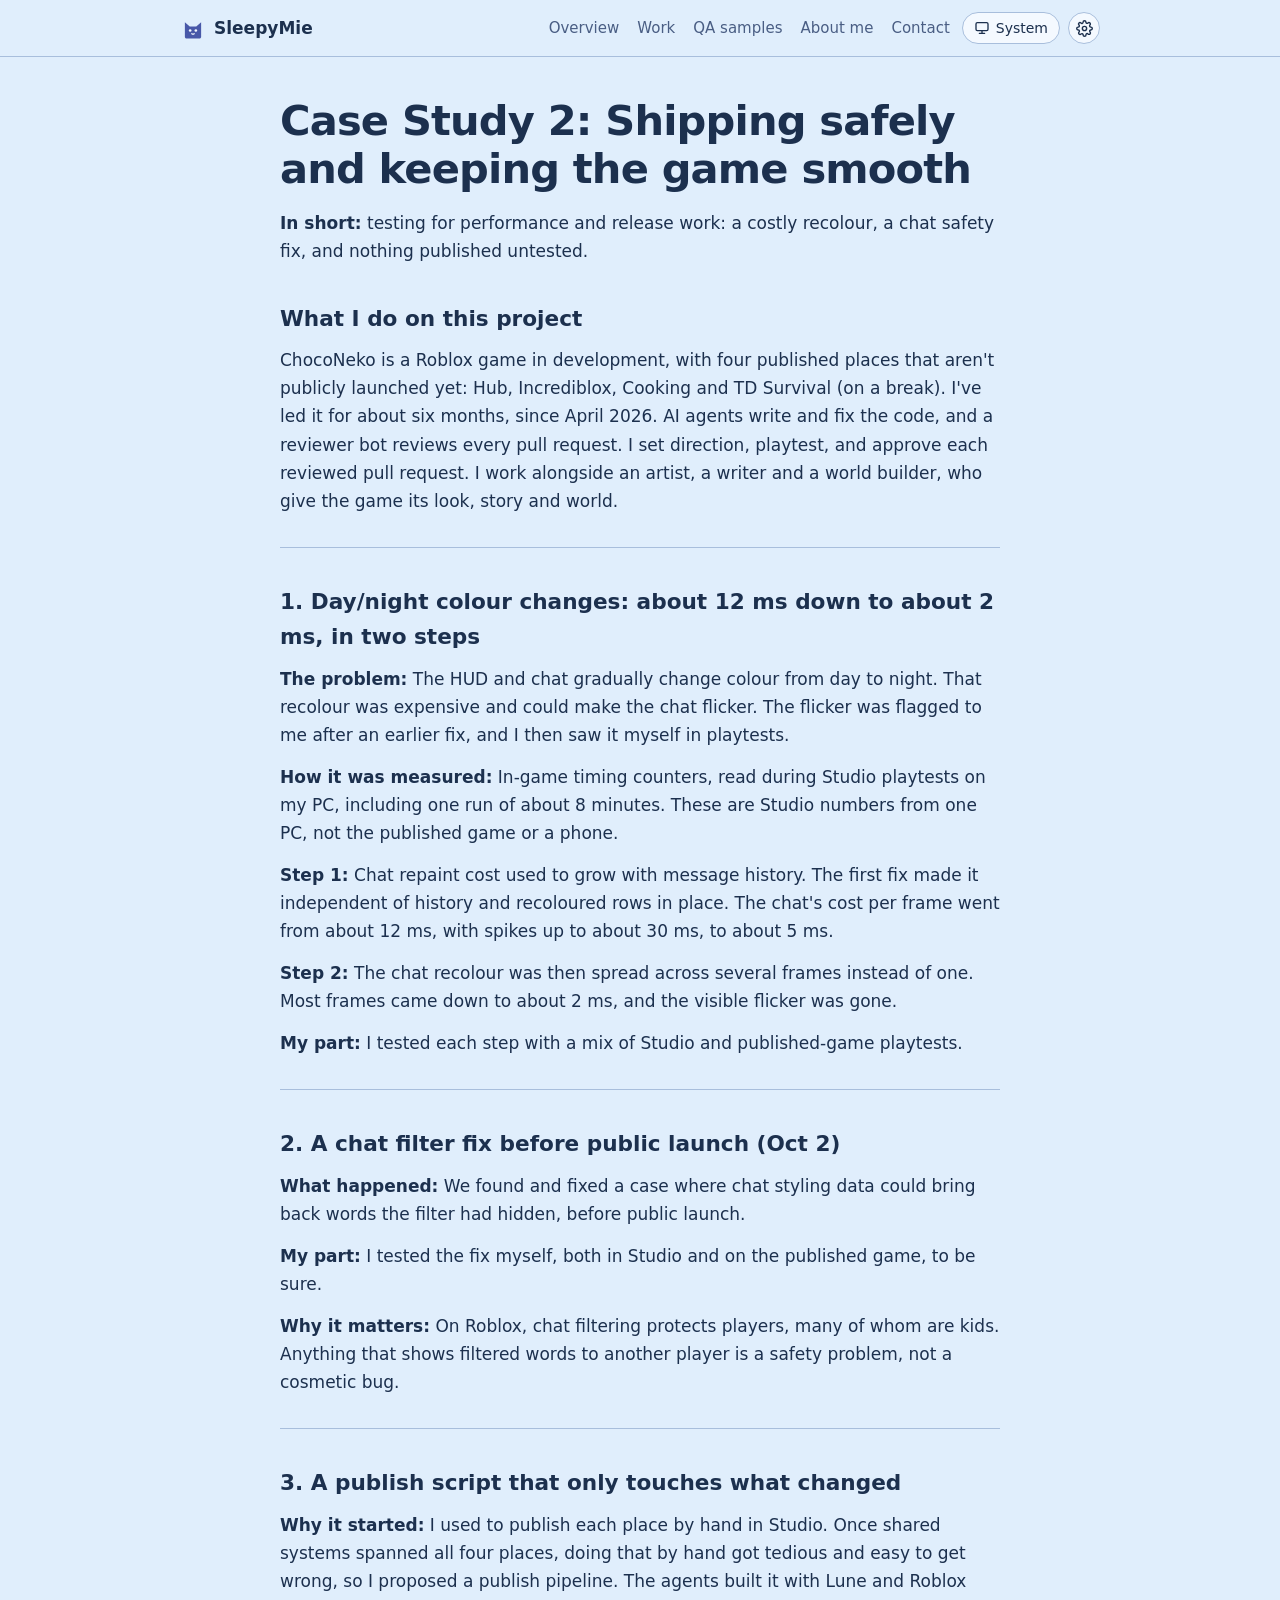
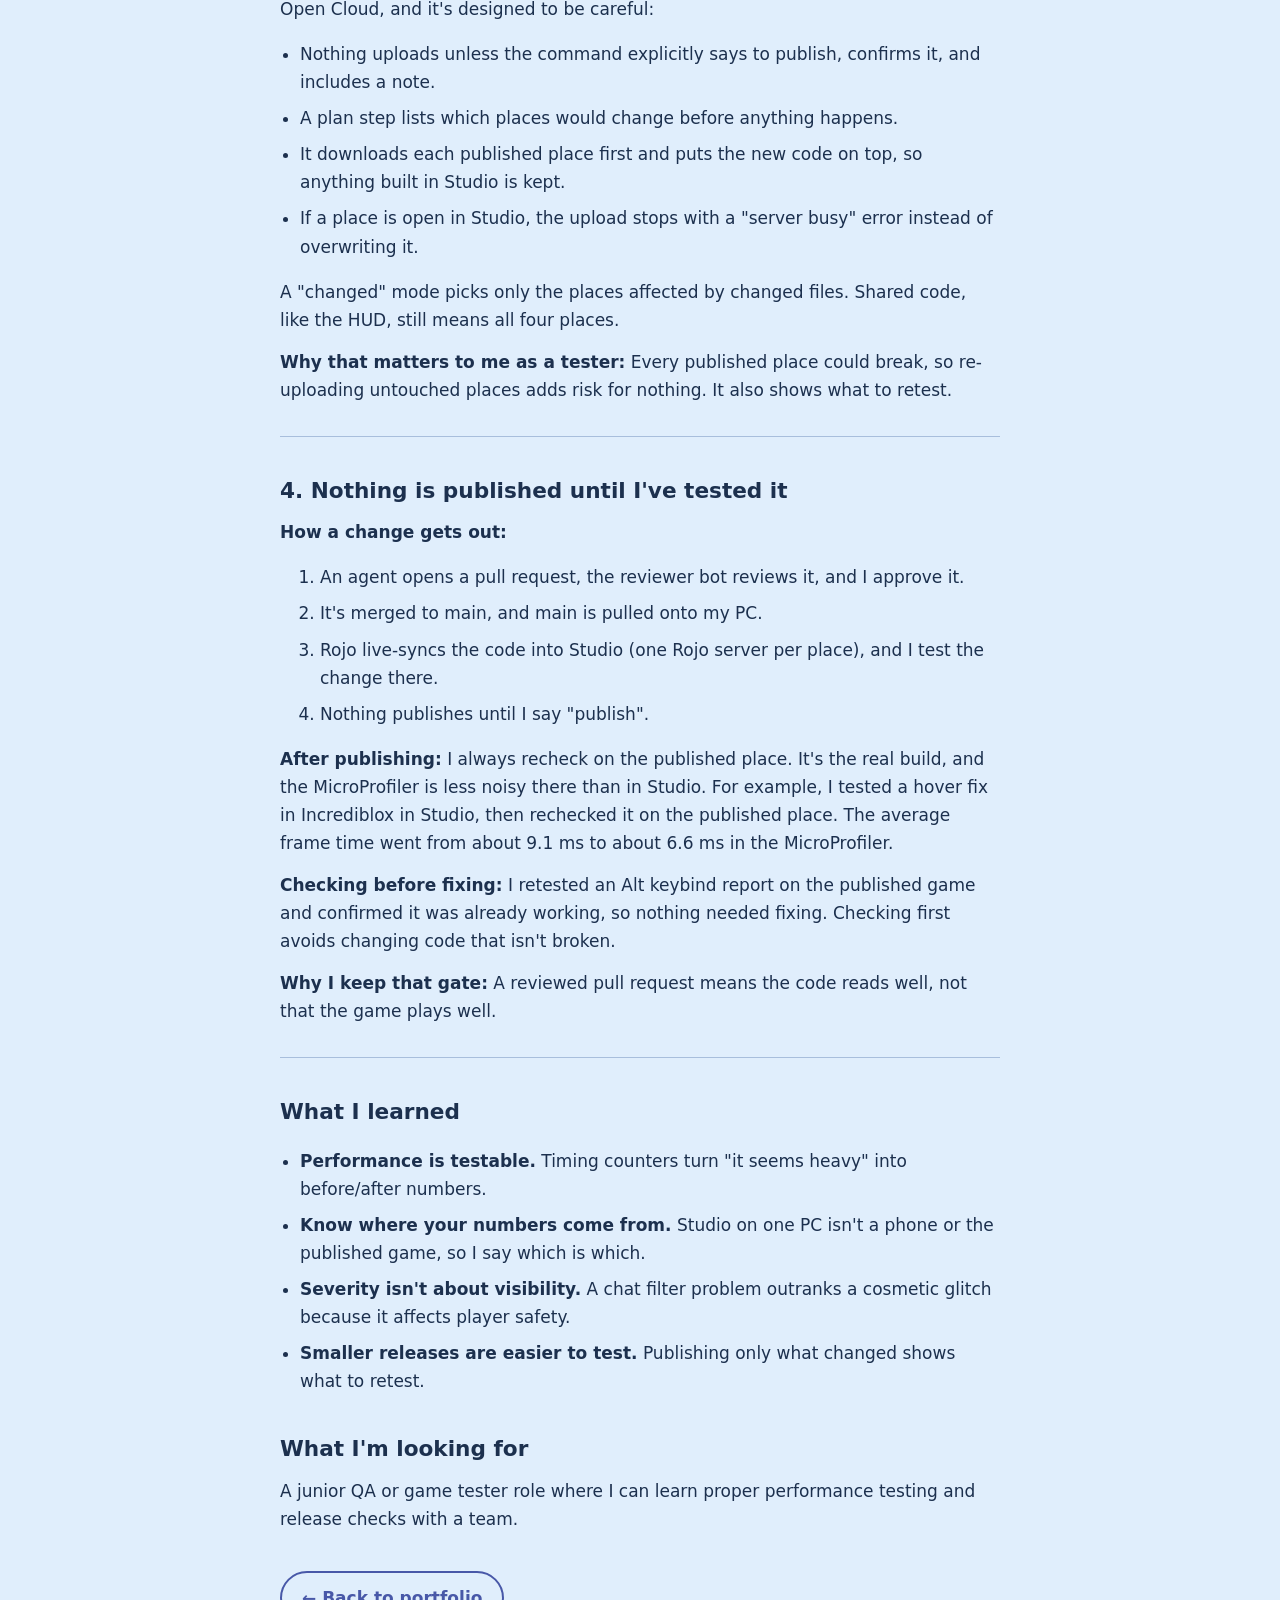
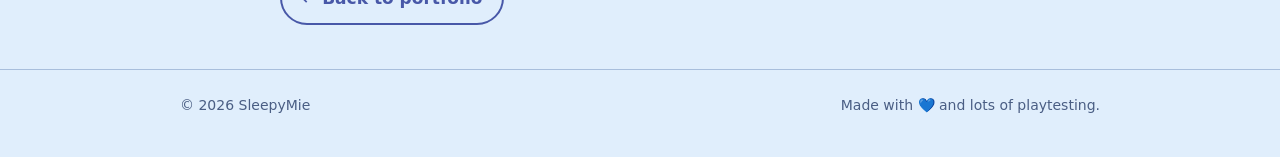
<file: case-study-2.html>
<!doctype html>
<html lang="en">
<head>
<meta charset="utf-8">
<meta name="viewport" content="width=device-width,initial-scale=1">
<meta name="color-scheme" content="light dark">
<meta name="theme-color" content="#e0eefc" media="(prefers-color-scheme: light)">
<meta name="theme-color" content="#0e1626" media="(prefers-color-scheme: dark)">
<script>(function(d){d.classList.add('js');var t,f,r,k,n=navigator,c=n.connection,m=function(q){return!!(window.matchMedia&&matchMedia(q).matches)};try{t=localStorage.getItem('theme');f=localStorage.getItem('fx');r=localStorage.getItem('reduceMotion');k=localStorage.getItem('touches')}catch(e){}if(t==='light'||t==='dark')d.setAttribute('data-theme',t);if(f!=='full'&&f!=='lite'&&f!=='off'){f=(m('(max-width:600px)')||(n.hardwareConcurrency&&n.hardwareConcurrency<=4)||(c&&c.saveData))?'lite':'full';d.setAttribute('data-fx-auto',f)}d.setAttribute('data-fx',f);d.setAttribute('data-touches',k==='0'?'off':'on');d.setAttribute('data-motion',r==='1'||(r!=='0'&&m('(prefers-reduced-motion: reduce)'))?'reduce':'ok')})(document.documentElement)</script>
<title>Case Study 2: Shipping safely and keeping the game smooth | SleepyMie</title>
<meta name="description" content="Testing for performance and release work on ChocoNeko, a Roblox game: a costly recolour, a chat safety fix, and nothing published untested.">
<meta property="og:type" content="website">
<meta property="og:site_name" content="SleepyMie">
<meta property="og:title" content="Case Study 2: Shipping safely and keeping the game smooth">
<meta property="og:description" content="Testing for performance and release work on ChocoNeko, a Roblox game: a costly recolour, a chat safety fix, and nothing published untested.">
<meta property="og:url" content="https://sleepymiemoo.github.io/case-study-2.html">
<meta property="og:image" content="https://sleepymiemoo.github.io/images/og-image.png">
<meta property="og:image:type" content="image/png">
<meta property="og:image:width" content="1200">
<meta property="og:image:height" content="630">
<meta property="og:image:alt" content="SleepyMie, junior QA tester, playtesting ChocoNeko and more. A cat mascot on a starry night-blue background.">
<meta name="twitter:card" content="summary_large_image">
<link rel="icon" href="favicon.ico" sizes="32x32">
<link rel="icon" href="favicon.svg" type="image/svg+xml">
<link rel="apple-touch-icon" href="apple-touch-icon.png">
<link rel="stylesheet" href="styles.css">
<script src="theme.js" defer></script>
<script src="settings.js" defer></script>
<script src="menu.js" defer></script>
<script src="micro.js" defer></script>
</head>
<body>
<header class="nav"><div class="wrap">
  <a class="brand" href="index.html"><svg viewBox="0 0 32 32" aria-hidden="true"><path d="M6 27V9l6 5h8l6-5v18c0 1-1 2-2 2H8c-1 0-2-1-2-2z" fill="currentColor"/><circle class="logo-face" cx="12.5" cy="19" r="1.6"/><circle class="logo-face" cx="19.5" cy="19" r="1.6"/><path class="logo-mouth" d="M14.5 23q1.5 1.2 3 0" stroke-width="1.4" fill="none" stroke-linecap="round"/></svg>SleepyMie</a>
  <nav aria-label="Main" id="main-nav"><ul><li class="hide-sm"><a href="index.html#about">Overview</a></li><li><a href="index.html#work">Work</a></li><li><a href="qa-samples.html">QA samples</a></li><li><a href="about-me.html">About me</a></li><li><a href="index.html#contact">Contact</a></li></ul></nav>
  <button type="button" class="theme-toggle" id="theme-toggle" data-mode="system" aria-label="Theme: System. Switch to Light" title="Theme: System" hidden><svg class="i-system" viewBox="0 0 24 24" aria-hidden="true"><rect x="3" y="4" width="18" height="12" rx="2"/><path d="M8 20h8M12 16v4"/></svg><svg class="i-light" viewBox="0 0 24 24" aria-hidden="true"><circle cx="12" cy="12" r="4"/><path d="M12 2v2M12 20v2M4.9 4.9l1.4 1.4M17.7 17.7l1.4 1.4M2 12h2M20 12h2M4.9 19.1l1.4-1.4M17.7 6.3l1.4-1.4"/></svg><svg class="i-dark" viewBox="0 0 24 24" aria-hidden="true"><path d="M21 12.8A9 9 0 1 1 11.2 3a7 7 0 0 0 9.8 9.8z"/></svg><span class="theme-label">System</span></button>
  <button type="button" class="settings-toggle" id="settings-toggle" aria-haspopup="dialog" aria-expanded="false" aria-label="Site settings" title="Site settings" hidden><svg viewBox="0 0 24 24" aria-hidden="true"><circle cx="12" cy="12" r="3"/><path d="M19.4 15a1.65 1.65 0 0 0 .33 1.82l.06.06a2 2 0 1 1-2.83 2.83l-.06-.06a1.65 1.65 0 0 0-1.82-.33 1.65 1.65 0 0 0-1 1.51V21a2 2 0 1 1-4 0v-.09A1.65 1.65 0 0 0 9 19.4a1.65 1.65 0 0 0-1.82.33l-.06.06a2 2 0 1 1-2.83-2.83l.06-.06A1.65 1.65 0 0 0 4.68 15a1.65 1.65 0 0 0-1.51-1H3a2 2 0 1 1 0-4h.09A1.65 1.65 0 0 0 4.6 9a1.65 1.65 0 0 0-.33-1.82l-.06-.06a2 2 0 1 1 2.83-2.83l.06.06A1.65 1.65 0 0 0 9 4.68a1.65 1.65 0 0 0 1-1.51V3a2 2 0 1 1 4 0v.09a1.65 1.65 0 0 0 1 1.51 1.65 1.65 0 0 0 1.82-.33l.06-.06a2 2 0 1 1 2.83 2.83l-.06.06A1.65 1.65 0 0 0 19.4 9a1.65 1.65 0 0 0 1.51 1H21a2 2 0 1 1 0 4h-.09a1.65 1.65 0 0 0-1.51 1z"/></svg></button>
  <button type="button" class="menu-toggle" id="menu-toggle" aria-expanded="false" aria-controls="main-nav" aria-label="Menu" hidden><svg viewBox="0 0 24 24" aria-hidden="true"><path class="i-open" d="M4 7h16M4 12h16M4 17h16"/><path class="i-close" d="M6 6l12 12M18 6L6 18"/></svg></button>
</div></header>
<main class="wrap">
<article class="cs">
<h1>Case Study 2: Shipping safely and keeping the game smooth</h1>
<p><strong>In short:</strong> testing for performance and release work: a costly recolour, a chat safety fix, and nothing published untested.</p>
<h2>What I do on this project</h2>
<p>ChocoNeko is a Roblox game in development, with four published places that aren't publicly launched yet: Hub, Incrediblox, Cooking and TD Survival (on a break). I've led it for about six months, since April 2026. AI agents write and fix the code, and a reviewer bot reviews every pull request. I set direction, playtest, and approve each reviewed pull request. I work alongside an artist, a writer and a world builder, who give the game its look, story and world.</p>
<hr />
<h2>1. Day/night colour changes: about 12 ms down to about 2 ms, in two steps</h2>
<p><strong>The problem:</strong> The HUD and chat gradually change colour from day to night. That recolour was expensive and could make the chat flicker. The flicker was flagged to me after an earlier fix, and I then saw it myself in playtests.</p>
<p><strong>How it was measured:</strong> In-game timing counters, read during Studio playtests on my PC, including one run of about 8 minutes. These are Studio numbers from one PC, not the published game or a phone.</p>
<p><strong>Step 1:</strong> Chat repaint cost used to grow with message history. The first fix made it independent of history and recoloured rows in place. The chat's cost per frame went from about 12 ms, with spikes up to about 30 ms, to about 5 ms.</p>
<p><strong>Step 2:</strong> The chat recolour was then spread across several frames instead of one. Most frames came down to about 2 ms, and the visible flicker was gone.</p>
<p><strong>My part:</strong> I tested each step with a mix of Studio and published-game playtests.</p>
<hr />
<h2>2. A chat filter fix before public launch (Oct 2)</h2>
<p><strong>What happened:</strong> We found and fixed a case where chat styling data could bring back words the filter had hidden, before public launch.</p>
<p><strong>My part:</strong> I tested the fix myself, both in Studio and on the published game, to be sure.</p>
<p><strong>Why it matters:</strong> On Roblox, chat filtering protects players, many of whom are kids. Anything that shows filtered words to another player is a safety problem, not a cosmetic bug.</p>
<hr />
<h2>3. A publish script that only touches what changed</h2>
<p><strong>Why it started:</strong> I used to publish each place by hand in Studio. Once shared systems spanned all four places, doing that by hand got tedious and easy to get wrong, so I proposed a publish pipeline. The agents built it with Lune and Roblox Open Cloud, and it's designed to be careful:</p>
<ul>
<li>Nothing uploads unless the command explicitly says to publish, confirms it, and includes a note.</li>
<li>A plan step lists which places would change before anything happens.</li>
<li>It downloads each published place first and puts the new code on top, so anything built in Studio is kept.</li>
<li>If a place is open in Studio, the upload stops with a "server busy" error instead of overwriting it.</li>
</ul>
<p>A "changed" mode picks only the places affected by changed files. Shared code, like the HUD, still means all four places.</p>
<p><strong>Why that matters to me as a tester:</strong> Every published place could break, so re-uploading untouched places adds risk for nothing. It also shows what to retest.</p>
<hr />
<h2>4. Nothing is published until I've tested it</h2>
<p><strong>How a change gets out:</strong></p>
<ol>
<li>An agent opens a pull request, the reviewer bot reviews it, and I approve it.</li>
<li>It's merged to main, and main is pulled onto my PC.</li>
<li>Rojo live-syncs the code into Studio (one Rojo server per place), and I test the change there.</li>
<li>Nothing publishes until I say "publish".</li>
</ol>
<p><strong>After publishing:</strong> I always recheck on the published place. It's the real build, and the MicroProfiler is less noisy there than in Studio. For example, I tested a hover fix in Incrediblox in Studio, then rechecked it on the published place. The average frame time went from about 9.1 ms to about 6.6 ms in the MicroProfiler.</p>
<p><strong>Checking before fixing:</strong> I retested an Alt keybind report on the published game and confirmed it was already working, so nothing needed fixing. Checking first avoids changing code that isn't broken.</p>
<p><strong>Why I keep that gate:</strong> A reviewed pull request means the code reads well, not that the game plays well.</p>
<hr />
<h2>What I learned</h2>
<ul>
<li><strong>Performance is testable.</strong> Timing counters turn "it seems heavy" into before/after numbers.</li>
<li><strong>Know where your numbers come from.</strong> Studio on one PC isn't a phone or the published game, so I say which is which.</li>
<li><strong>Severity isn't about visibility.</strong> A chat filter problem outranks a cosmetic glitch because it affects player safety.</li>
<li><strong>Smaller releases are easier to test.</strong> Publishing only what changed shows what to retest.</li>
</ul>
<h2>What I'm looking for</h2>
<p>A junior QA or game tester role where I can learn proper performance testing and release checks with a team.</p>
<a class="btn ghost back" href="index.html#work">&larr; Back to portfolio</a>
</article>
</main>
<footer><div class="wrap footer-row"><span>&copy; 2026 SleepyMie</span><span class="made">Made with <span aria-label="love" role="img">💙</span> and lots of playtesting.</span></div></footer>
</body>
</html>
</file>
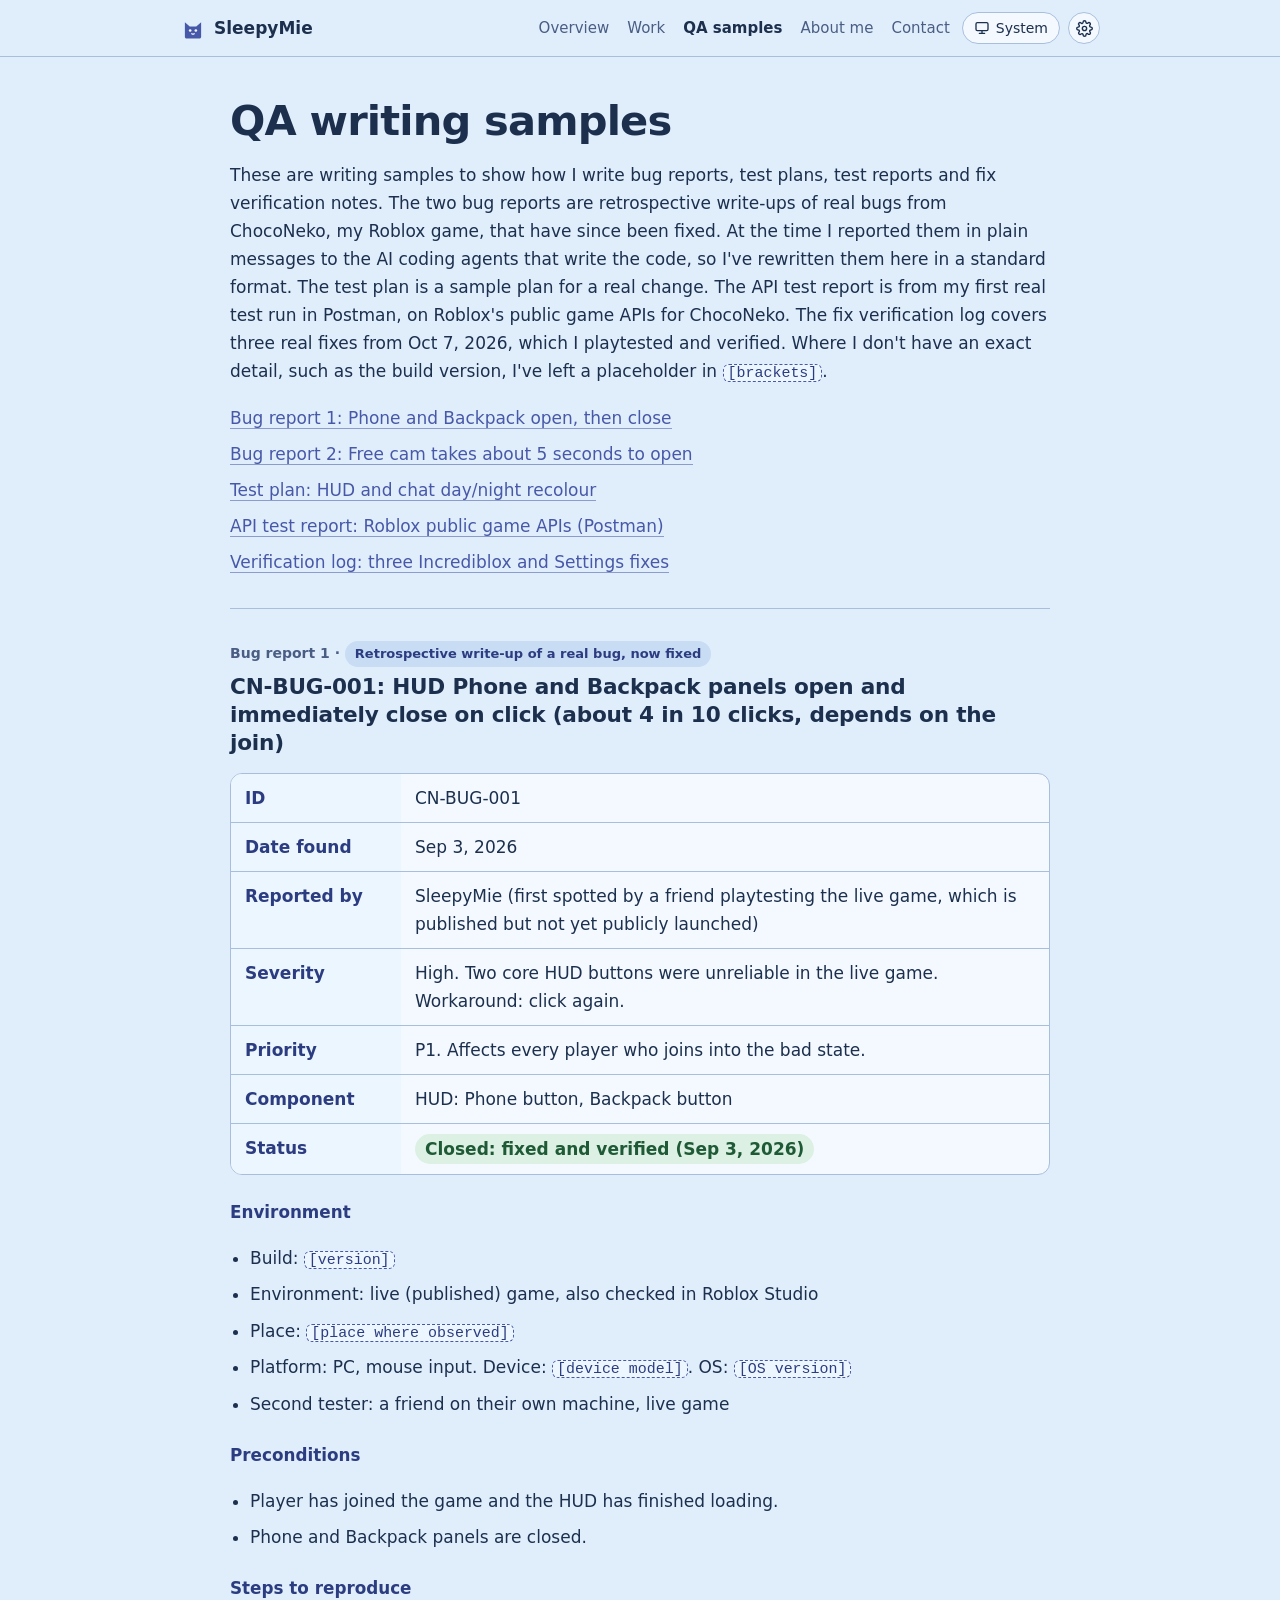
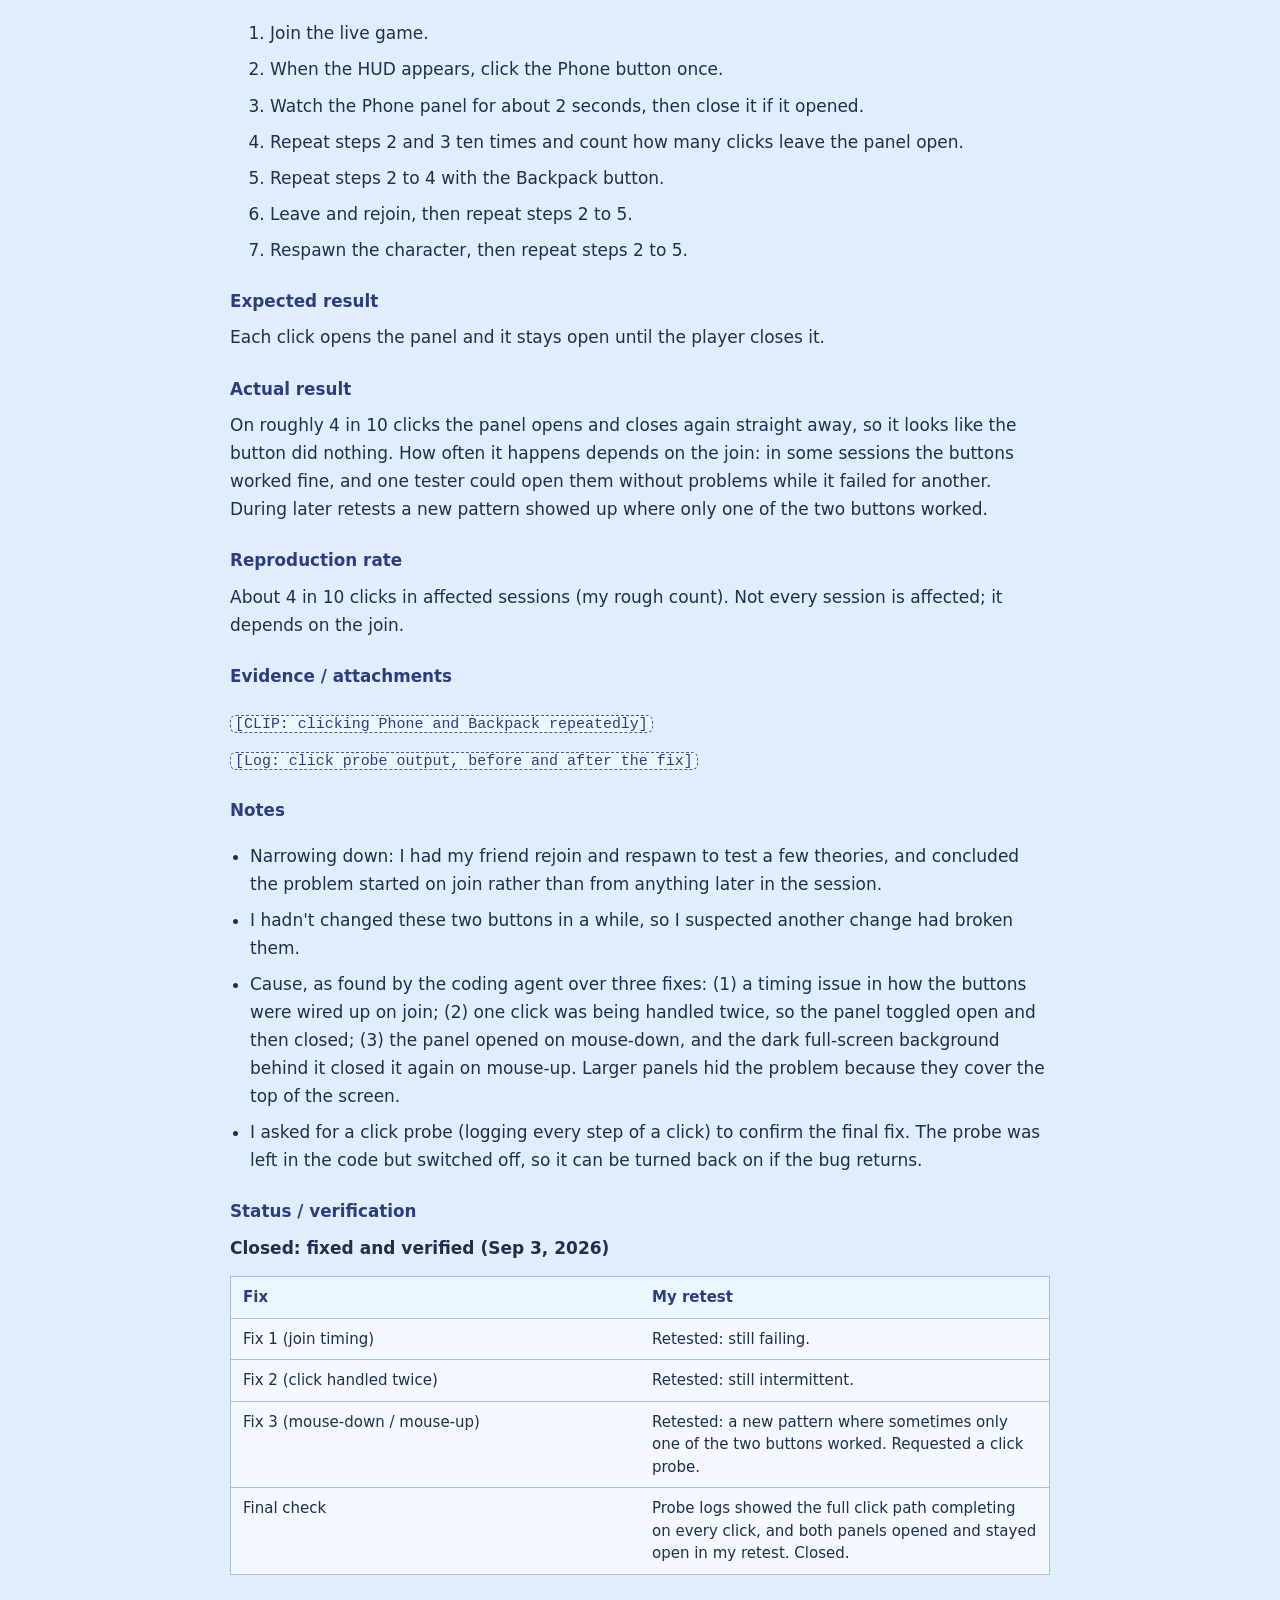
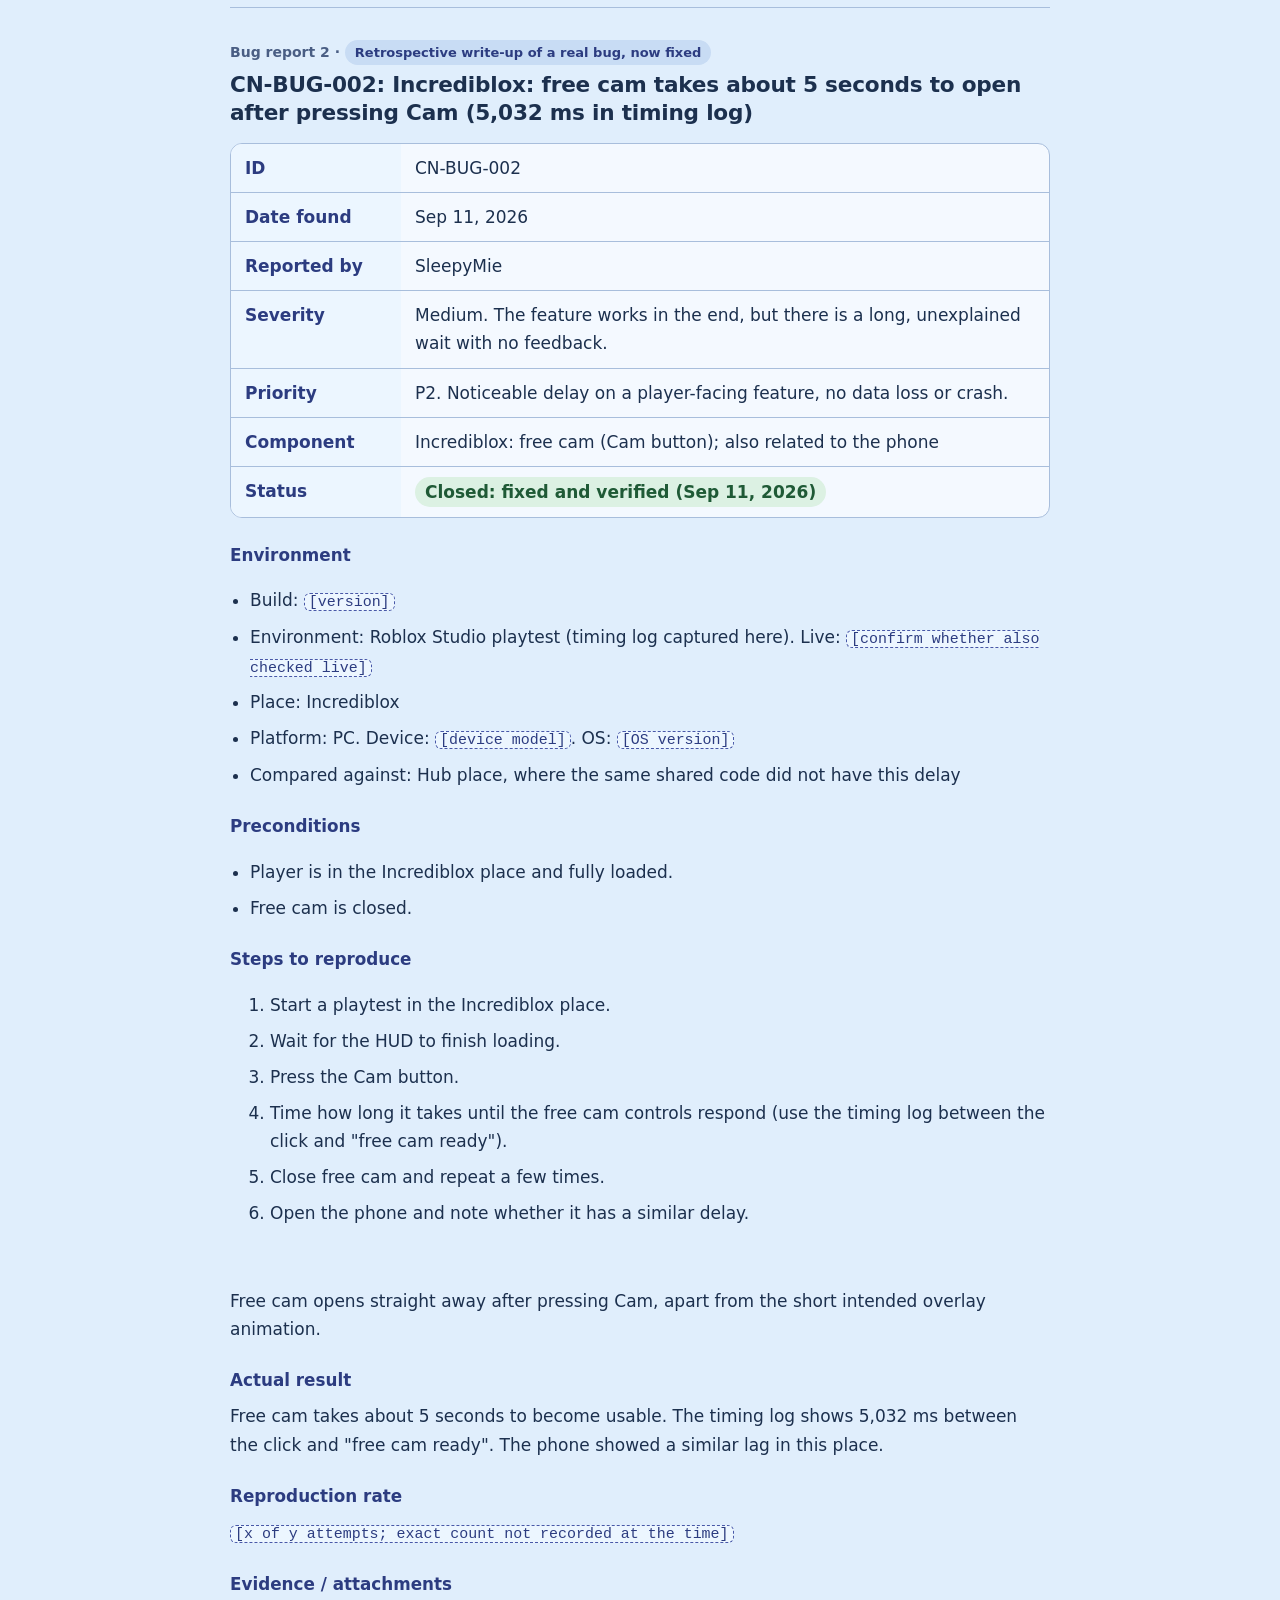
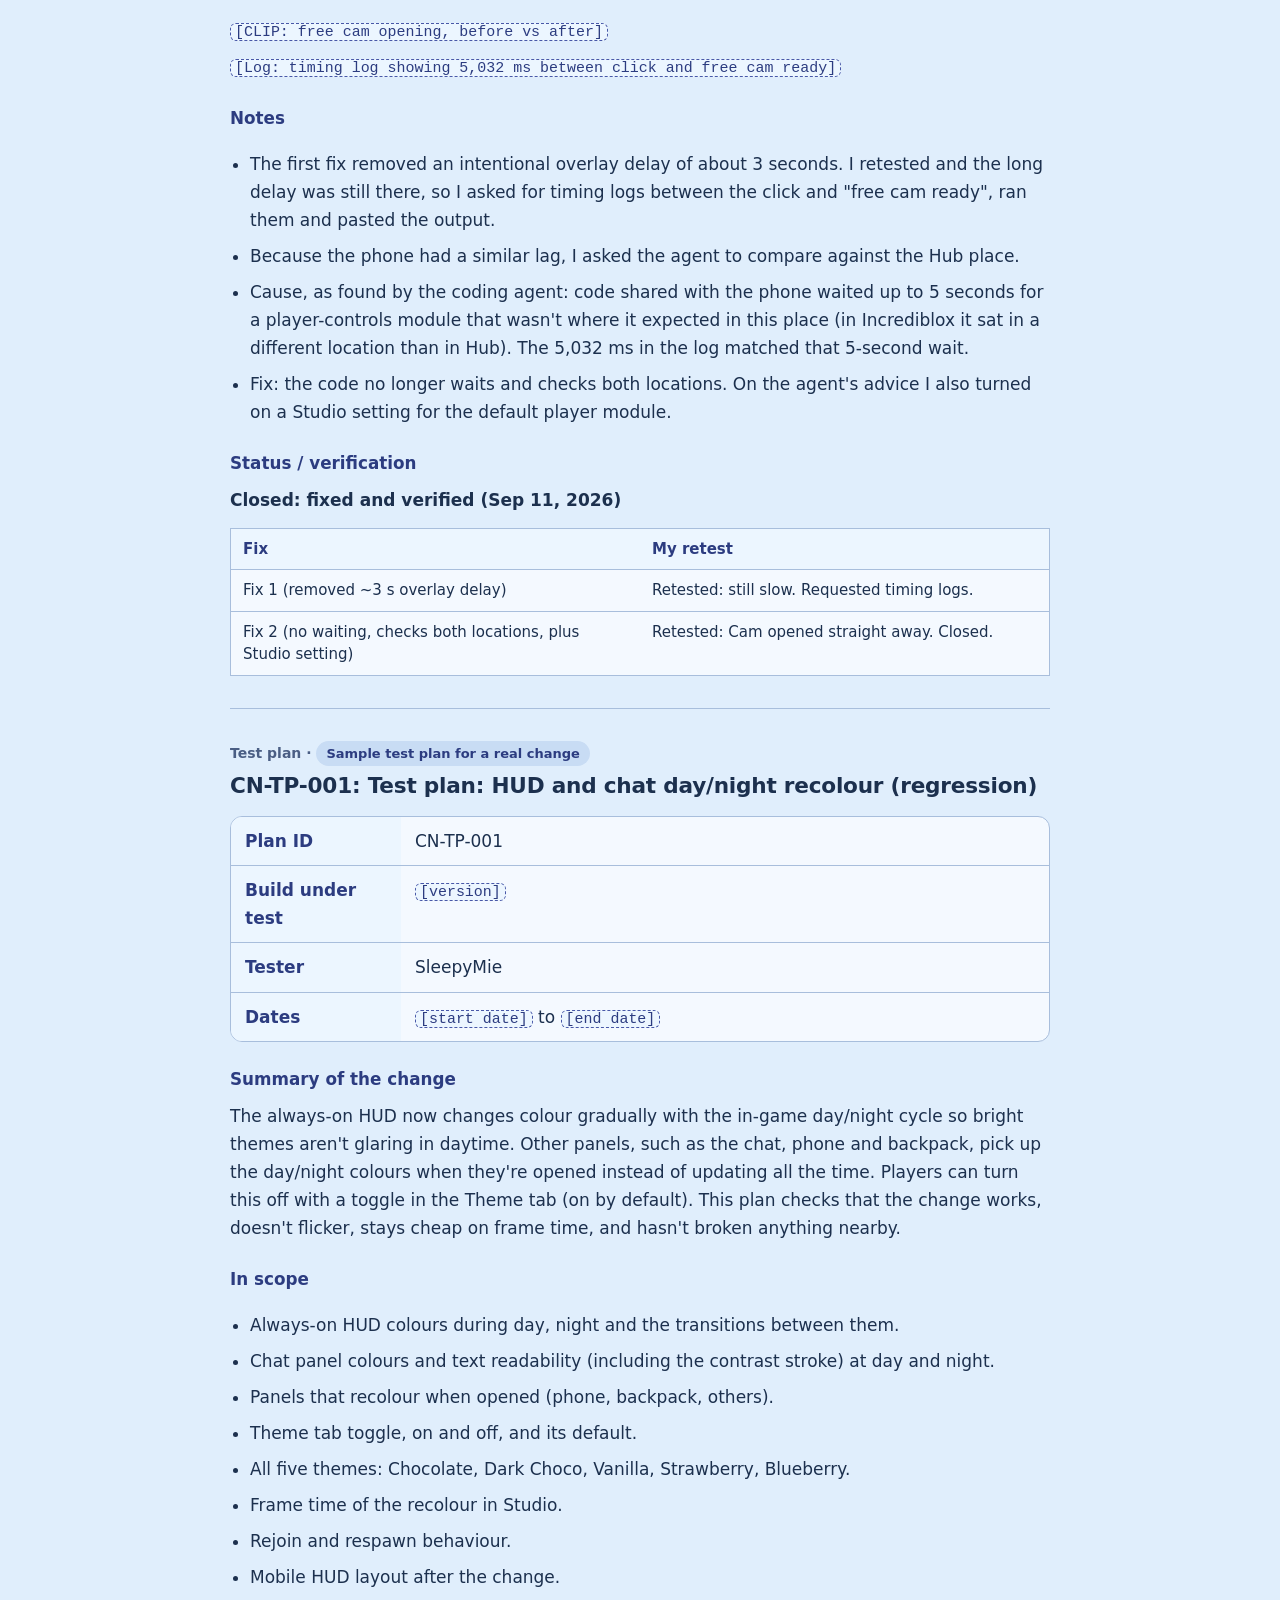
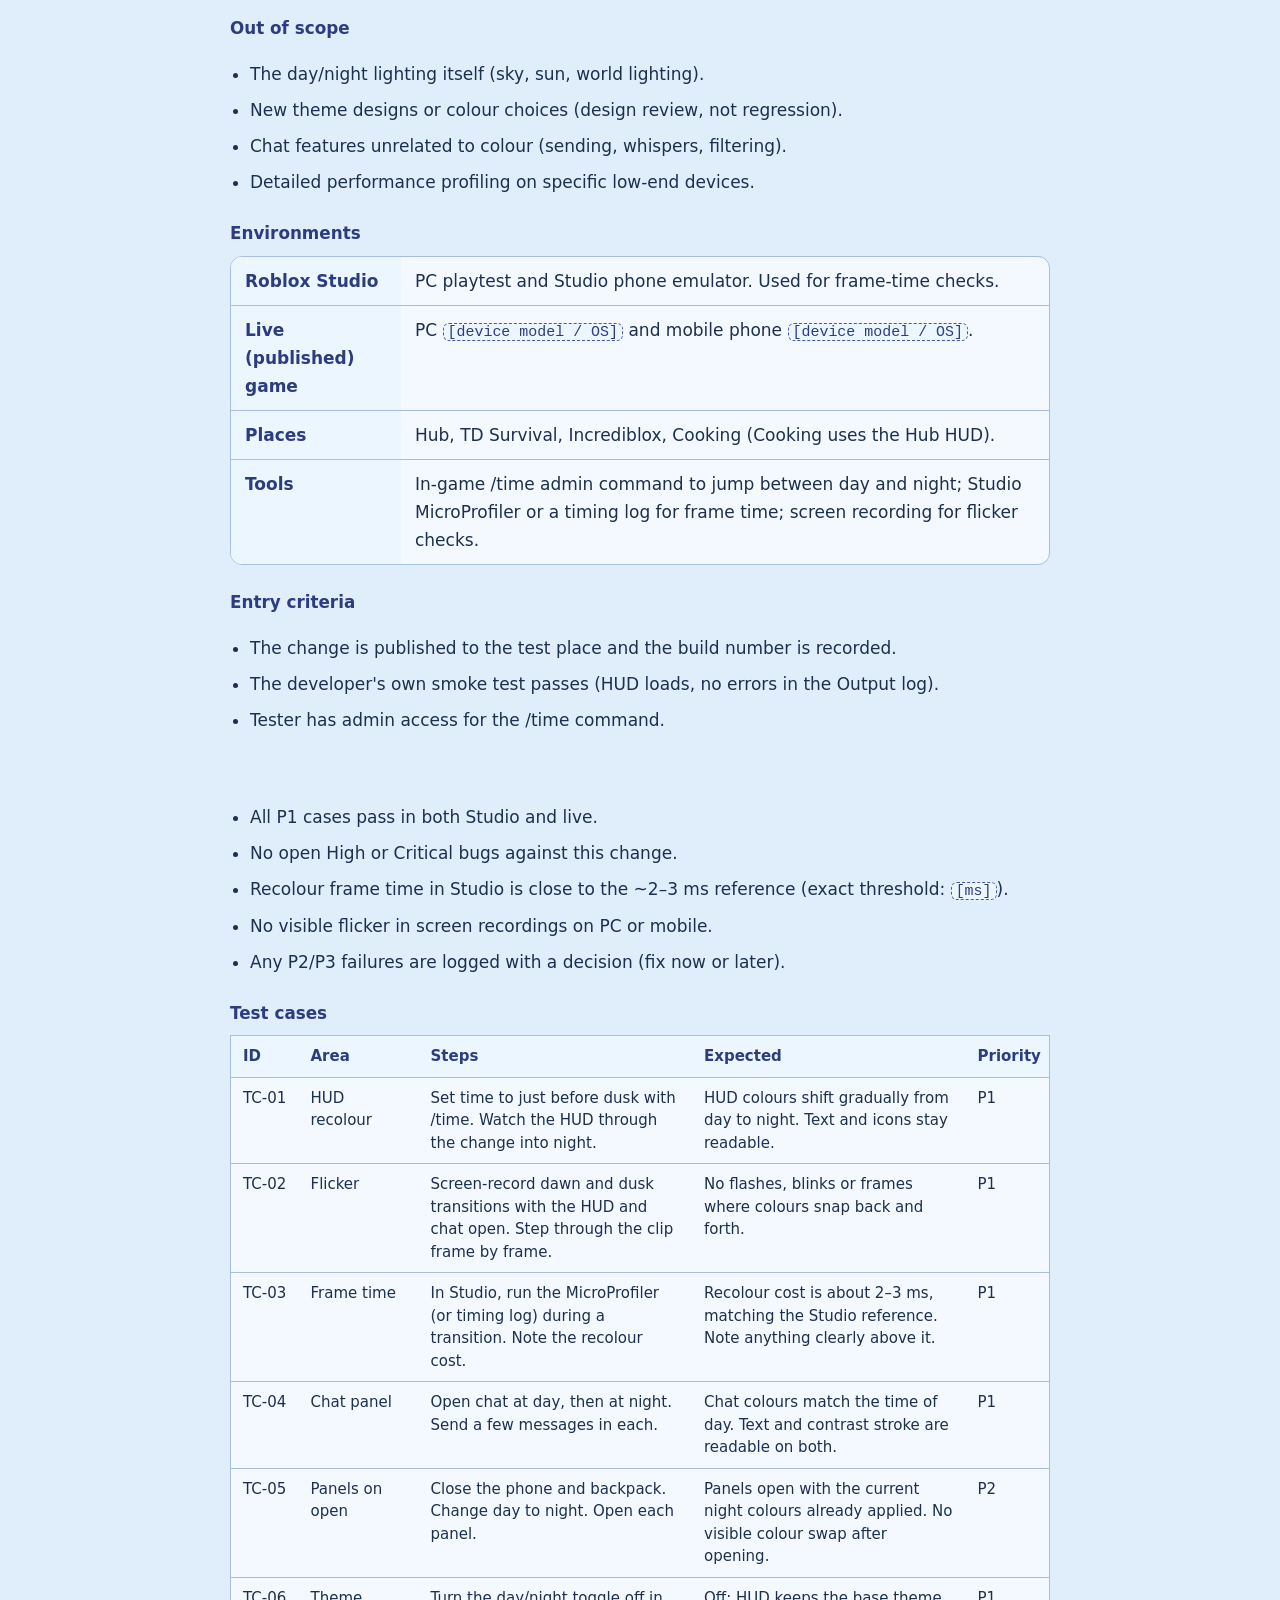
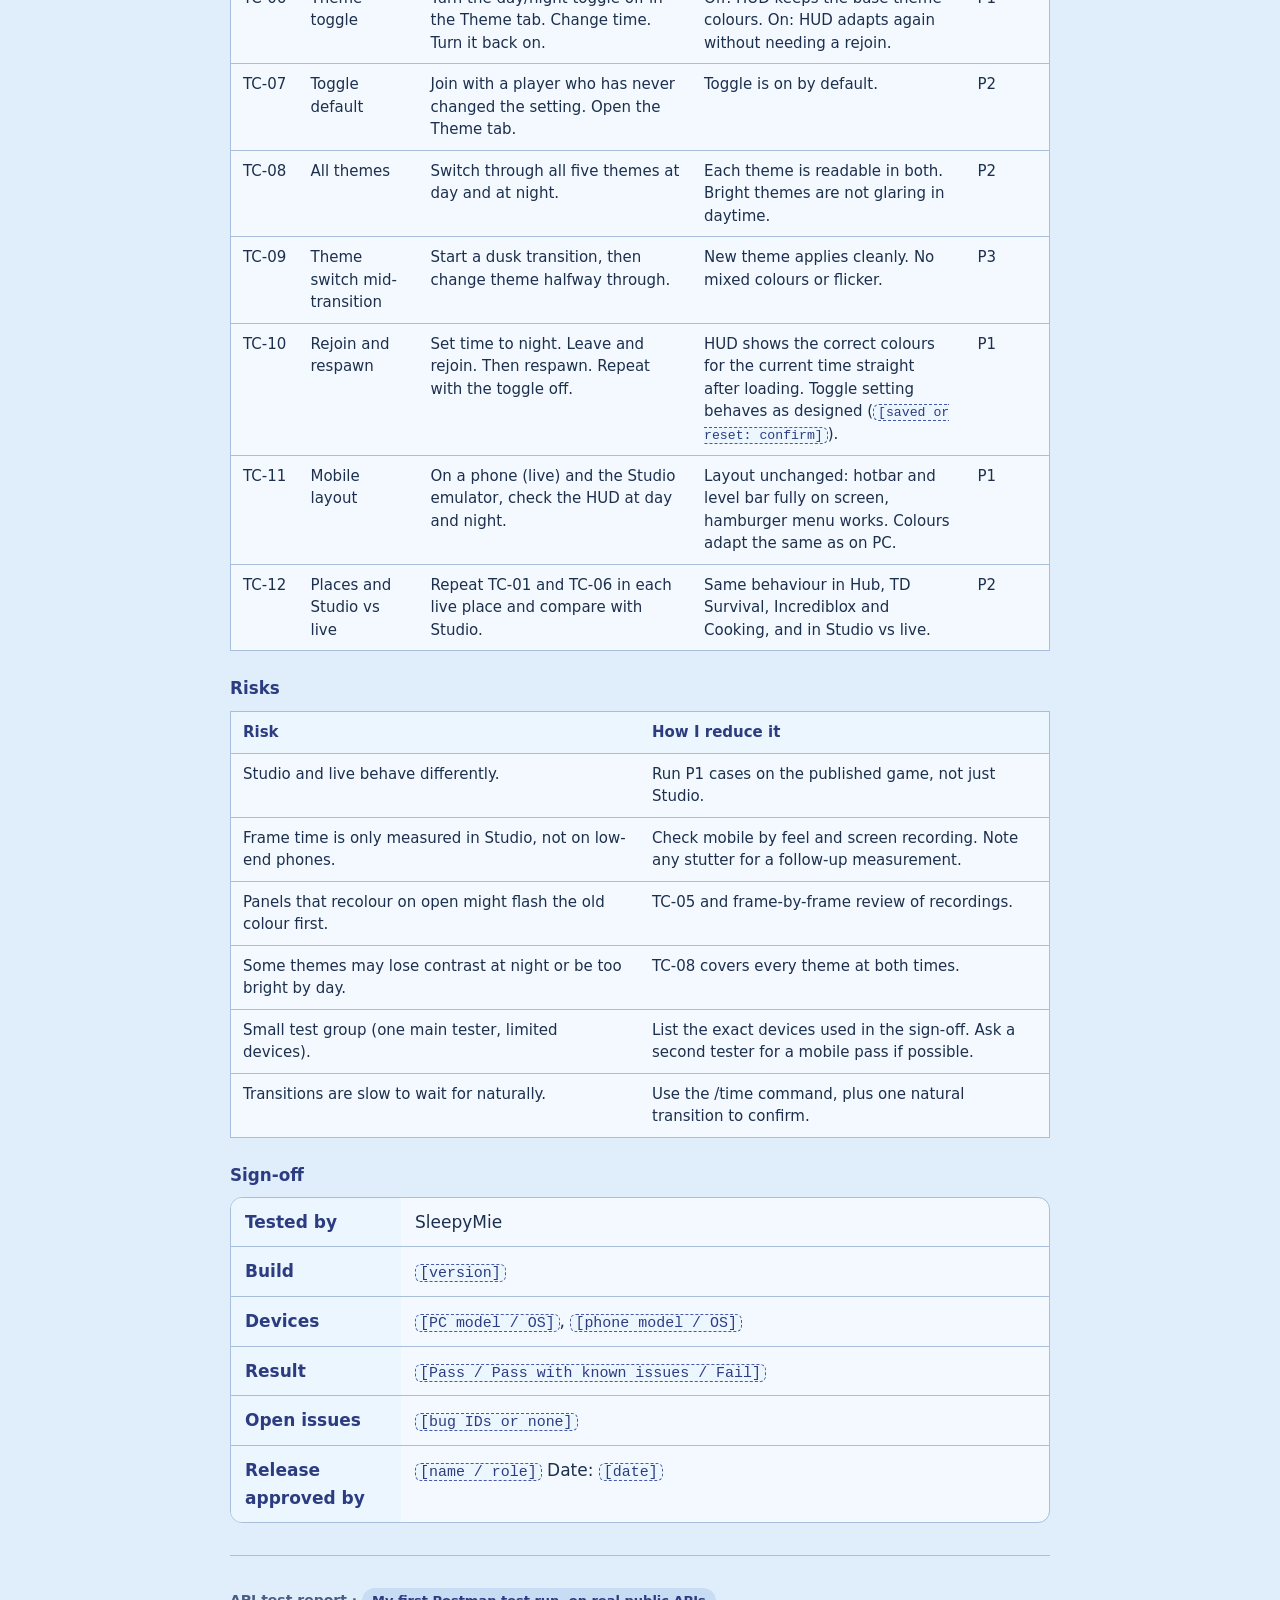
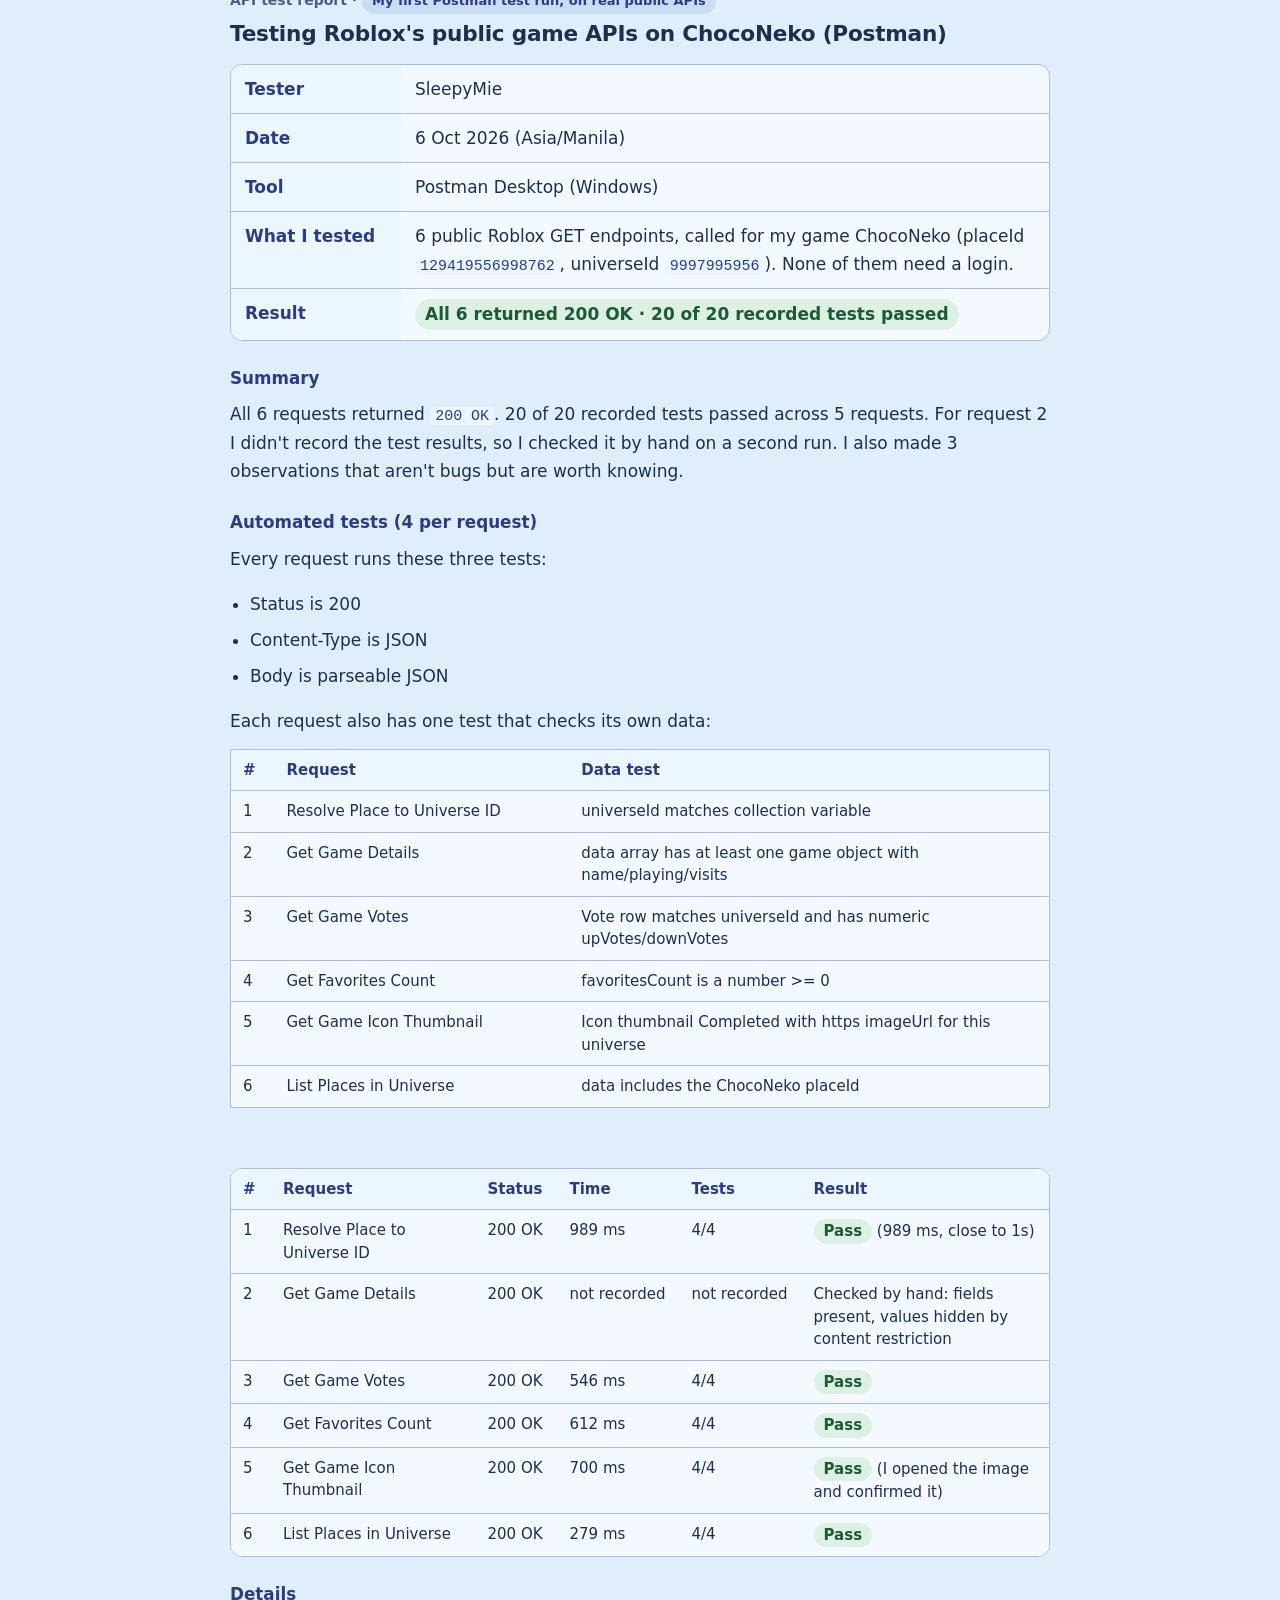
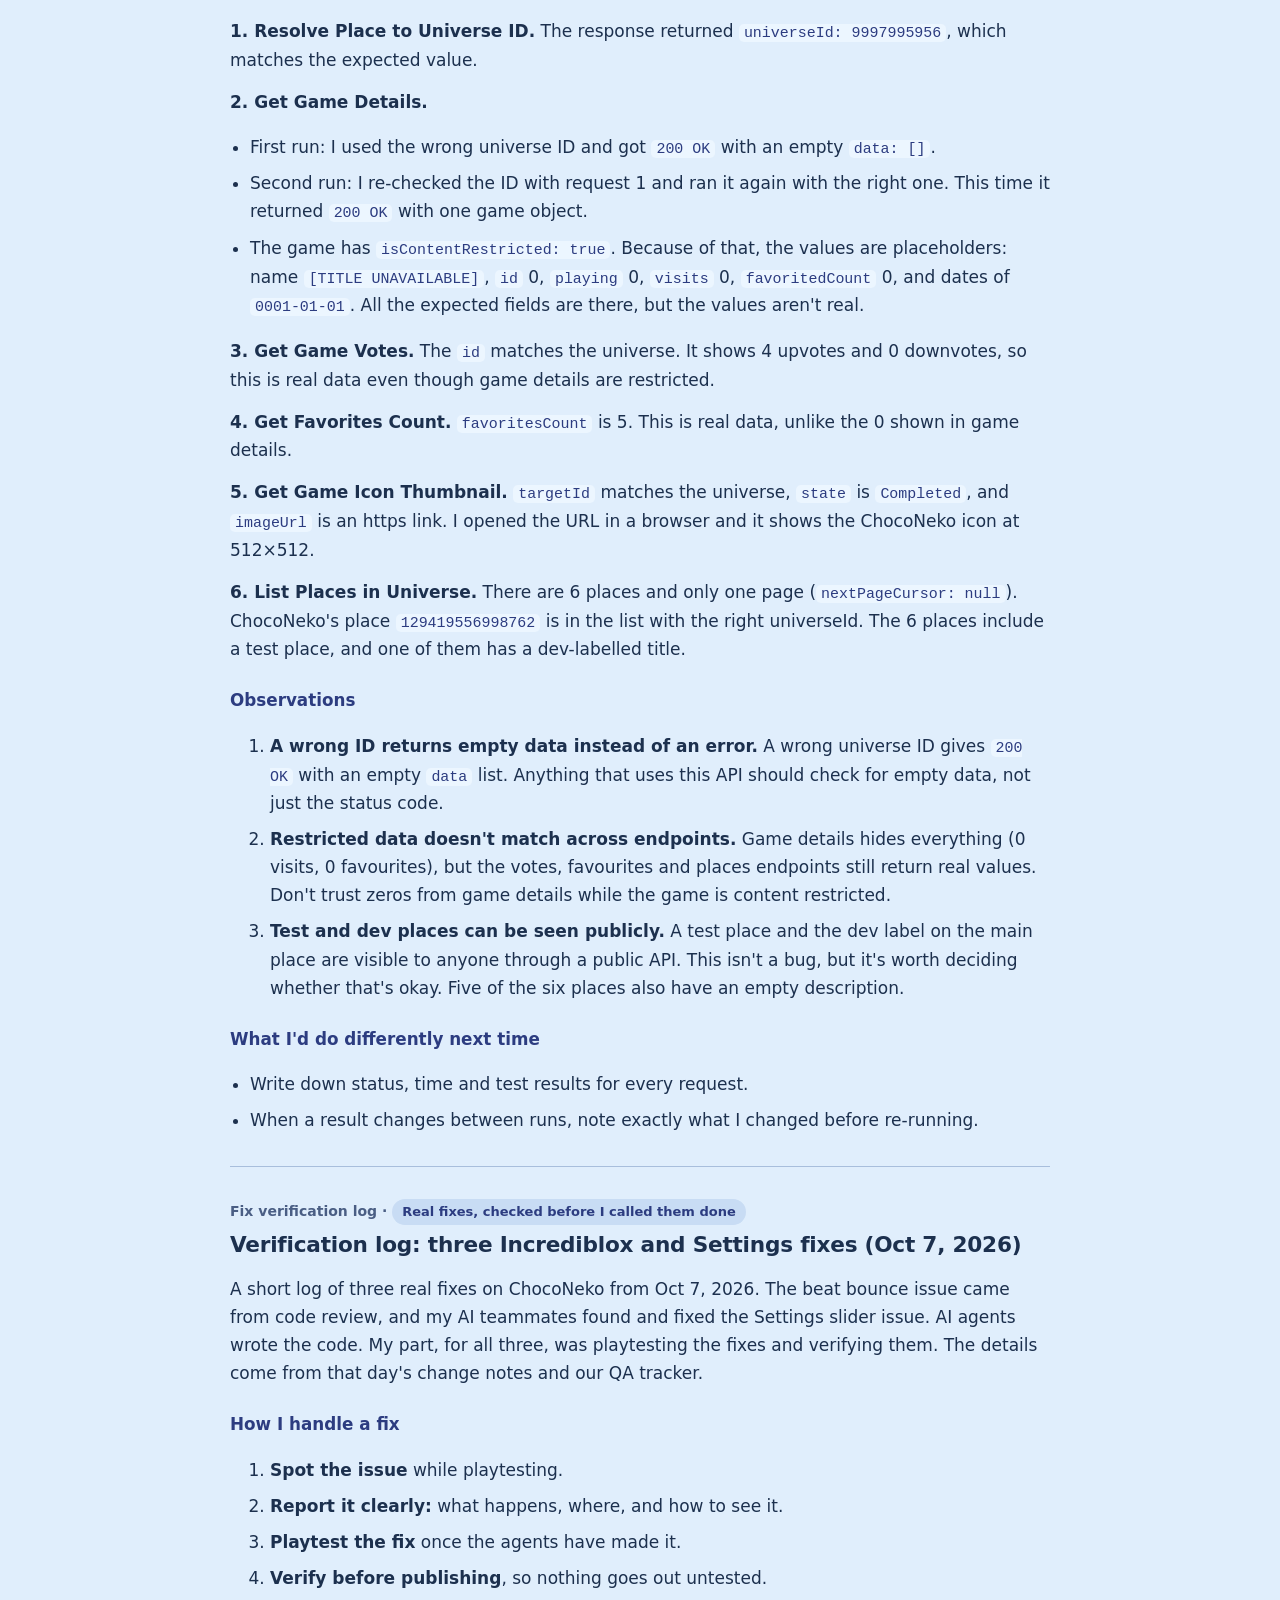
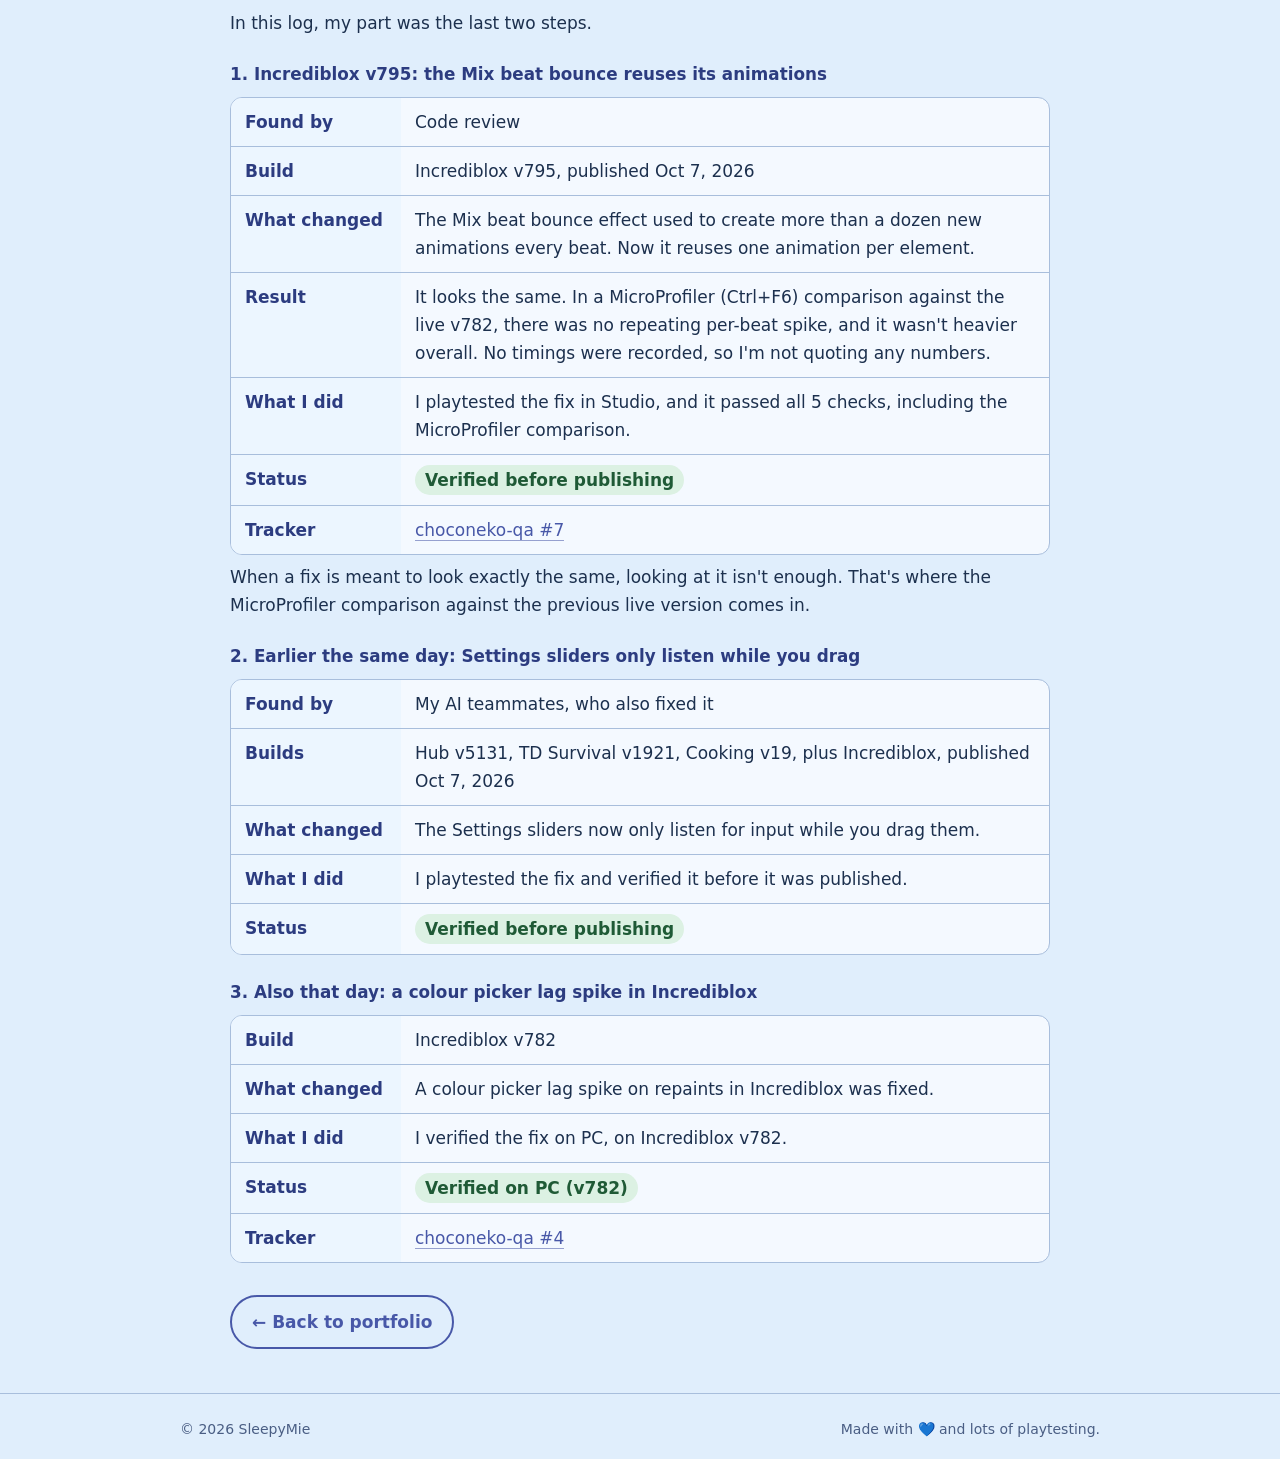
<file: qa-samples.html>
<!doctype html>
<html lang="en">
<head>
<meta charset="utf-8">
<meta name="viewport" content="width=device-width,initial-scale=1">
<meta name="color-scheme" content="light dark">
<meta name="theme-color" content="#e0eefc" media="(prefers-color-scheme: light)">
<meta name="theme-color" content="#0e1626" media="(prefers-color-scheme: dark)">
<script>(function(d){d.classList.add('js');var t,f,r,k,n=navigator,c=n.connection,m=function(q){return!!(window.matchMedia&&matchMedia(q).matches)};try{t=localStorage.getItem('theme');f=localStorage.getItem('fx');r=localStorage.getItem('reduceMotion');k=localStorage.getItem('touches')}catch(e){}if(t==='light'||t==='dark')d.setAttribute('data-theme',t);if(f!=='full'&&f!=='lite'&&f!=='off'){f=(m('(max-width:600px)')||(n.hardwareConcurrency&&n.hardwareConcurrency<=4)||(c&&c.saveData))?'lite':'full';d.setAttribute('data-fx-auto',f)}d.setAttribute('data-fx',f);d.setAttribute('data-touches',k==='0'?'off':'on');d.setAttribute('data-motion',r==='1'||(r!=='0'&&m('(prefers-reduced-motion: reduce)'))?'reduce':'ok')})(document.documentElement)</script>
<title>QA writing samples | SleepyMie</title>
<meta name="description" content="Sample bug reports, a test plan, an API test report and a fix verification log by SleepyMie, junior QA and game tester, based on real work on ChocoNeko, a Roblox game.">
<meta property="og:type" content="website">
<meta property="og:site_name" content="SleepyMie">
<meta property="og:title" content="QA writing samples">
<meta property="og:description" content="Sample bug reports, a test plan, an API test report and a fix verification log by SleepyMie, junior QA and game tester, based on real work on ChocoNeko, a Roblox game.">
<meta property="og:url" content="https://sleepymiemoo.github.io/qa-samples.html">
<meta property="og:image" content="https://sleepymiemoo.github.io/images/og-image.png">
<meta property="og:image:type" content="image/png">
<meta property="og:image:width" content="1200">
<meta property="og:image:height" content="630">
<meta property="og:image:alt" content="SleepyMie, junior QA tester, playtesting ChocoNeko and more. A cat mascot on a starry night-blue background.">
<meta name="twitter:card" content="summary_large_image">
<link rel="icon" href="favicon.ico" sizes="32x32">
<link rel="icon" href="favicon.svg" type="image/svg+xml">
<link rel="apple-touch-icon" href="apple-touch-icon.png">
<link rel="stylesheet" href="styles.css">
<script src="theme.js" defer></script>
<script src="settings.js" defer></script>
<script src="menu.js" defer></script>
<script src="micro.js" defer></script>
</head>
<body>
<header class="nav"><div class="wrap">
  <a class="brand" href="index.html"><svg viewBox="0 0 32 32" aria-hidden="true"><path d="M6 27V9l6 5h8l6-5v18c0 1-1 2-2 2H8c-1 0-2-1-2-2z" fill="currentColor"/><circle class="logo-face" cx="12.5" cy="19" r="1.6"/><circle class="logo-face" cx="19.5" cy="19" r="1.6"/><path class="logo-mouth" d="M14.5 23q1.5 1.2 3 0" stroke-width="1.4" fill="none" stroke-linecap="round"/></svg>SleepyMie</a>
  <nav aria-label="Main" id="main-nav"><ul><li class="hide-sm"><a href="index.html#about">Overview</a></li><li><a href="index.html#work">Work</a></li><li><a href="qa-samples.html" aria-current="page">QA samples</a></li><li><a href="about-me.html">About me</a></li><li><a href="index.html#contact">Contact</a></li></ul></nav>
  <button type="button" class="theme-toggle" id="theme-toggle" data-mode="system" aria-label="Theme: System. Switch to Light" title="Theme: System" hidden><svg class="i-system" viewBox="0 0 24 24" aria-hidden="true"><rect x="3" y="4" width="18" height="12" rx="2"/><path d="M8 20h8M12 16v4"/></svg><svg class="i-light" viewBox="0 0 24 24" aria-hidden="true"><circle cx="12" cy="12" r="4"/><path d="M12 2v2M12 20v2M4.9 4.9l1.4 1.4M17.7 17.7l1.4 1.4M2 12h2M20 12h2M4.9 19.1l1.4-1.4M17.7 6.3l1.4-1.4"/></svg><svg class="i-dark" viewBox="0 0 24 24" aria-hidden="true"><path d="M21 12.8A9 9 0 1 1 11.2 3a7 7 0 0 0 9.8 9.8z"/></svg><span class="theme-label">System</span></button>
  <button type="button" class="settings-toggle" id="settings-toggle" aria-haspopup="dialog" aria-expanded="false" aria-label="Site settings" title="Site settings" hidden><svg viewBox="0 0 24 24" aria-hidden="true"><circle cx="12" cy="12" r="3"/><path d="M19.4 15a1.65 1.65 0 0 0 .33 1.82l.06.06a2 2 0 1 1-2.83 2.83l-.06-.06a1.65 1.65 0 0 0-1.82-.33 1.65 1.65 0 0 0-1 1.51V21a2 2 0 1 1-4 0v-.09A1.65 1.65 0 0 0 9 19.4a1.65 1.65 0 0 0-1.82.33l-.06.06a2 2 0 1 1-2.83-2.83l.06-.06A1.65 1.65 0 0 0 4.68 15a1.65 1.65 0 0 0-1.51-1H3a2 2 0 1 1 0-4h.09A1.65 1.65 0 0 0 4.6 9a1.65 1.65 0 0 0-.33-1.82l-.06-.06a2 2 0 1 1 2.83-2.83l.06.06A1.65 1.65 0 0 0 9 4.68a1.65 1.65 0 0 0 1-1.51V3a2 2 0 1 1 4 0v.09a1.65 1.65 0 0 0 1 1.51 1.65 1.65 0 0 0 1.82-.33l.06-.06a2 2 0 1 1 2.83 2.83l-.06.06A1.65 1.65 0 0 0 19.4 9a1.65 1.65 0 0 0 1.51 1H21a2 2 0 1 1 0 4h-.09a1.65 1.65 0 0 0-1.51 1z"/></svg></button>
  <button type="button" class="menu-toggle" id="menu-toggle" aria-expanded="false" aria-controls="main-nav" aria-label="Menu" hidden><svg viewBox="0 0 24 24" aria-hidden="true"><path class="i-open" d="M4 7h16M4 12h16M4 17h16"/><path class="i-close" d="M6 6l12 12M18 6L6 18"/></svg></button>
</div></header>
<main class="wrap">
<article class="cs qa">
<h1>QA writing samples</h1>
<p>These are writing samples to show how I write bug reports, test plans, test reports and fix verification notes. The two bug reports are retrospective write-ups of real bugs from ChocoNeko, my Roblox game, that have since been fixed. At the time I reported them in plain messages to the AI coding agents that write the code, so I've rewritten them here in a standard format. The test plan is a sample plan for a real change. The API test report is from my first real test run in Postman, on Roblox's public game APIs for ChocoNeko. The fix verification log covers three real fixes from Oct 7, 2026, which I playtested and verified. Where I don't have an exact detail, such as the build version, I've left a placeholder in <span class="ph">[brackets]</span>.</p>
<ul class="toc">
<li><a href="#bug-1">Bug report 1: Phone and Backpack open, then close</a></li>
<li><a href="#bug-2">Bug report 2: Free cam takes about 5 seconds to open</a></li>
<li><a href="#test-plan">Test plan: HUD and chat day/night recolour</a></li>
<li><a href="#api-report">API test report: Roblox public game APIs (Postman)</a></li>
<li><a href="#fix-verification">Verification log: three Incrediblox and Settings fixes</a></li>
</ul>
<hr />
<section class="report" id="bug-1">
<p class="kicker">Bug report 1 &middot; <span class="label">Retrospective write-up of a real bug, now fixed</span></p>
<h2>CN-BUG-001: HUD Phone and Backpack panels open and immediately close on click (about 4 in 10 clicks, depends on the join)</h2>
<dl class="fields">
<dt>ID</dt><dd>CN-BUG-001</dd>
<dt>Date found</dt><dd>Sep 3, 2026</dd>
<dt>Reported by</dt><dd>SleepyMie (first spotted by a friend playtesting the live game, which is published but not yet publicly launched)</dd>
<dt>Severity</dt><dd>High. Two core HUD buttons were unreliable in the live game. Workaround: click again.</dd>
<dt>Priority</dt><dd>P1. Affects every player who joins into the bad state.</dd>
<dt>Component</dt><dd>HUD: Phone button, Backpack button</dd>
<dt>Status</dt><dd><span class="status">Closed: fixed and verified (Sep 3, 2026)</span></dd>
</dl>
<h3>Environment</h3><ul><li>Build: <span class="ph">[version]</span></li><li>Environment: live (published) game, also checked in Roblox Studio</li><li>Place: <span class="ph">[place where observed]</span></li><li>Platform: PC, mouse input. Device: <span class="ph">[device model]</span>. OS: <span class="ph">[OS version]</span></li><li>Second tester: a friend on their own machine, live game</li></ul>
<h3>Preconditions</h3><ul><li>Player has joined the game and the HUD has finished loading.</li><li>Phone and Backpack panels are closed.</li></ul>
<h3>Steps to reproduce</h3><ol><li>Join the live game.</li><li>When the HUD appears, click the Phone button once.</li><li>Watch the Phone panel for about 2 seconds, then close it if it opened.</li><li>Repeat steps 2 and 3 ten times and count how many clicks leave the panel open.</li><li>Repeat steps 2 to 4 with the Backpack button.</li><li>Leave and rejoin, then repeat steps 2 to 5.</li><li>Respawn the character, then repeat steps 2 to 5.</li></ol>
<h3>Expected result</h3><p>Each click opens the panel and it stays open until the player closes it.</p>
<h3>Actual result</h3><p>On roughly 4 in 10 clicks the panel opens and closes again straight away, so it looks like the button did nothing. How often it happens depends on the join: in some sessions the buttons worked fine, and one tester could open them without problems while it failed for another. During later retests a new pattern showed up where only one of the two buttons worked.</p>
<h3>Reproduction rate</h3><p>About 4 in 10 clicks in affected sessions (my rough count). Not every session is affected; it depends on the join.</p>
<h3>Evidence / attachments</h3><ul class="attach"><li><span class="ph">[CLIP: clicking Phone and Backpack repeatedly]</span></li><li><span class="ph">[Log: click probe output, before and after the fix]</span></li></ul>
<h3>Notes</h3><ul><li>Narrowing down: I had my friend rejoin and respawn to test a few theories, and concluded the problem started on join rather than from anything later in the session.</li><li>I hadn't changed these two buttons in a while, so I suspected another change had broken them.</li><li>Cause, as found by the coding agent over three fixes: (1) a timing issue in how the buttons were wired up on join; (2) one click was being handled twice, so the panel toggled open and then closed; (3) the panel opened on mouse-down, and the dark full-screen background behind it closed it again on mouse-up. Larger panels hid the problem because they cover the top of the screen.</li><li>I asked for a click probe (logging every step of a click) to confirm the final fix. The probe was left in the code but switched off, so it can be turned back on if the bug returns.</li></ul>
<h3>Status / verification</h3><p><strong>Closed: fixed and verified (Sep 3, 2026)</strong></p>
<table class="stack"><thead><tr><th scope="col">Fix</th><th scope="col">My retest</th></tr></thead><tbody>
<tr><td data-label="Fix">Fix 1 (join timing)</td><td data-label="My retest">Retested: still failing.</td></tr>
<tr><td data-label="Fix">Fix 2 (click handled twice)</td><td data-label="My retest">Retested: still intermittent.</td></tr>
<tr><td data-label="Fix">Fix 3 (mouse-down / mouse-up)</td><td data-label="My retest">Retested: a new pattern where sometimes only one of the two buttons worked. Requested a click probe.</td></tr>
<tr><td data-label="Fix">Final check</td><td data-label="My retest">Probe logs showed the full click path completing on every click, and both panels opened and stayed open in my retest. Closed.</td></tr>
</tbody></table>
</section>
<hr />
<section class="report" id="bug-2">
<p class="kicker">Bug report 2 &middot; <span class="label">Retrospective write-up of a real bug, now fixed</span></p>
<h2>CN-BUG-002: Incrediblox: free cam takes about 5 seconds to open after pressing Cam (5,032 ms in timing log)</h2>
<dl class="fields">
<dt>ID</dt><dd>CN-BUG-002</dd>
<dt>Date found</dt><dd>Sep 11, 2026</dd>
<dt>Reported by</dt><dd>SleepyMie</dd>
<dt>Severity</dt><dd>Medium. The feature works in the end, but there is a long, unexplained wait with no feedback.</dd>
<dt>Priority</dt><dd>P2. Noticeable delay on a player-facing feature, no data loss or crash.</dd>
<dt>Component</dt><dd>Incrediblox: free cam (Cam button); also related to the phone</dd>
<dt>Status</dt><dd><span class="status">Closed: fixed and verified (Sep 11, 2026)</span></dd>
</dl>
<h3>Environment</h3><ul><li>Build: <span class="ph">[version]</span></li><li>Environment: Roblox Studio playtest (timing log captured here). Live: <span class="ph">[confirm whether also checked live]</span></li><li>Place: Incrediblox</li><li>Platform: PC. Device: <span class="ph">[device model]</span>. OS: <span class="ph">[OS version]</span></li><li>Compared against: Hub place, where the same shared code did not have this delay</li></ul>
<h3>Preconditions</h3><ul><li>Player is in the Incrediblox place and fully loaded.</li><li>Free cam is closed.</li></ul>
<h3>Steps to reproduce</h3><ol><li>Start a playtest in the Incrediblox place.</li><li>Wait for the HUD to finish loading.</li><li>Press the Cam button.</li><li>Time how long it takes until the free cam controls respond (use the timing log between the click and "free cam ready").</li><li>Close free cam and repeat a few times.</li><li>Open the phone and note whether it has a similar delay.</li></ol>
<h3>Expected result</h3><p>Free cam opens straight away after pressing Cam, apart from the short intended overlay animation.</p>
<h3>Actual result</h3><p>Free cam takes about 5 seconds to become usable. The timing log shows 5,032 ms between the click and "free cam ready". The phone showed a similar lag in this place.</p>
<h3>Reproduction rate</h3><p><span class="ph">[x of y attempts; exact count not recorded at the time]</span></p>
<h3>Evidence / attachments</h3><ul class="attach"><li><span class="ph">[CLIP: free cam opening, before vs after]</span></li><li><span class="ph">[Log: timing log showing 5,032 ms between click and free cam ready]</span></li></ul>
<h3>Notes</h3><ul><li>The first fix removed an intentional overlay delay of about 3 seconds. I retested and the long delay was still there, so I asked for timing logs between the click and "free cam ready", ran them and pasted the output.</li><li>Because the phone had a similar lag, I asked the agent to compare against the Hub place.</li><li>Cause, as found by the coding agent: code shared with the phone waited up to 5 seconds for a player-controls module that wasn't where it expected in this place (in Incrediblox it sat in a different location than in Hub). The 5,032 ms in the log matched that 5-second wait.</li><li>Fix: the code no longer waits and checks both locations. On the agent's advice I also turned on a Studio setting for the default player module.</li></ul>
<h3>Status / verification</h3><p><strong>Closed: fixed and verified (Sep 11, 2026)</strong></p>
<table class="stack"><thead><tr><th scope="col">Fix</th><th scope="col">My retest</th></tr></thead><tbody>
<tr><td data-label="Fix">Fix 1 (removed ~3 s overlay delay)</td><td data-label="My retest">Retested: still slow. Requested timing logs.</td></tr>
<tr><td data-label="Fix">Fix 2 (no waiting, checks both locations, plus Studio setting)</td><td data-label="My retest">Retested: Cam opened straight away. Closed.</td></tr>
</tbody></table>
</section>
<hr />
<section class="report" id="test-plan">
<p class="kicker">Test plan &middot; <span class="label">Sample test plan for a real change</span></p>
<h2>CN-TP-001: Test plan: HUD and chat day/night recolour (regression)</h2>
<dl class="fields"><dt>Plan ID</dt><dd>CN-TP-001</dd><dt>Build under test</dt><dd><span class="ph">[version]</span></dd><dt>Tester</dt><dd>SleepyMie</dd><dt>Dates</dt><dd><span class="ph">[start date]</span> to <span class="ph">[end date]</span></dd></dl>
<h3>Summary of the change</h3><p>The always-on HUD now changes colour gradually with the in-game day/night cycle so bright themes aren't glaring in daytime. Other panels, such as the chat, phone and backpack, pick up the day/night colours when they're opened instead of updating all the time. Players can turn this off with a toggle in the Theme tab (on by default). This plan checks that the change works, doesn't flicker, stays cheap on frame time, and hasn't broken anything nearby.</p>
<h3>In scope</h3><ul><li>Always-on HUD colours during day, night and the transitions between them.</li><li>Chat panel colours and text readability (including the contrast stroke) at day and night.</li><li>Panels that recolour when opened (phone, backpack, others).</li><li>Theme tab toggle, on and off, and its default.</li><li>All five themes: Chocolate, Dark Choco, Vanilla, Strawberry, Blueberry.</li><li>Frame time of the recolour in Studio.</li><li>Rejoin and respawn behaviour.</li><li>Mobile HUD layout after the change.</li></ul>
<h3>Out of scope</h3><ul><li>The day/night lighting itself (sky, sun, world lighting).</li><li>New theme designs or colour choices (design review, not regression).</li><li>Chat features unrelated to colour (sending, whispers, filtering).</li><li>Detailed performance profiling on specific low-end devices.</li></ul>
<h3>Environments</h3><dl class="fields"><dt>Roblox Studio</dt><dd>PC playtest and Studio phone emulator. Used for frame-time checks.</dd><dt>Live (published) game</dt><dd>PC <span class="ph">[device model / OS]</span> and mobile phone <span class="ph">[device model / OS]</span>.</dd><dt>Places</dt><dd>Hub, TD Survival, Incrediblox, Cooking (Cooking uses the Hub HUD).</dd><dt>Tools</dt><dd>In-game /time admin command to jump between day and night; Studio MicroProfiler or a timing log for frame time; screen recording for flicker checks.</dd></dl>
<h3>Entry criteria</h3><ul><li>The change is published to the test place and the build number is recorded.</li><li>The developer's own smoke test passes (HUD loads, no errors in the Output log).</li><li>Tester has admin access for the /time command.</li></ul>
<h3>Exit criteria</h3><ul><li>All P1 cases pass in both Studio and live.</li><li>No open High or Critical bugs against this change.</li><li>Recolour frame time in Studio is close to the ~2&ndash;3 ms reference (exact threshold: <span class="ph">[ms]</span>).</li><li>No visible flicker in screen recordings on PC or mobile.</li><li>Any P2/P3 failures are logged with a decision (fix now or later).</li></ul>
<h3>Test cases</h3>
<table class="stack cases"><thead><tr><th scope="col">ID</th><th scope="col">Area</th><th scope="col">Steps</th><th scope="col">Expected</th><th scope="col">Priority</th></tr></thead><tbody>
<tr><td data-label="ID">TC-01</td><td data-label="Area">HUD recolour</td><td data-label="Steps">Set time to just before dusk with /time. Watch the HUD through the change into night.</td><td data-label="Expected">HUD colours shift gradually from day to night. Text and icons stay readable.</td><td data-label="Priority">P1</td></tr>
<tr><td data-label="ID">TC-02</td><td data-label="Area">Flicker</td><td data-label="Steps">Screen-record dawn and dusk transitions with the HUD and chat open. Step through the clip frame by frame.</td><td data-label="Expected">No flashes, blinks or frames where colours snap back and forth.</td><td data-label="Priority">P1</td></tr>
<tr><td data-label="ID">TC-03</td><td data-label="Area">Frame time</td><td data-label="Steps">In Studio, run the MicroProfiler (or timing log) during a transition. Note the recolour cost.</td><td data-label="Expected">Recolour cost is about 2&ndash;3 ms, matching the Studio reference. Note anything clearly above it.</td><td data-label="Priority">P1</td></tr>
<tr><td data-label="ID">TC-04</td><td data-label="Area">Chat panel</td><td data-label="Steps">Open chat at day, then at night. Send a few messages in each.</td><td data-label="Expected">Chat colours match the time of day. Text and contrast stroke are readable on both.</td><td data-label="Priority">P1</td></tr>
<tr><td data-label="ID">TC-05</td><td data-label="Area">Panels on open</td><td data-label="Steps">Close the phone and backpack. Change day to night. Open each panel.</td><td data-label="Expected">Panels open with the current night colours already applied. No visible colour swap after opening.</td><td data-label="Priority">P2</td></tr>
<tr><td data-label="ID">TC-06</td><td data-label="Area">Theme toggle</td><td data-label="Steps">Turn the day/night toggle off in the Theme tab. Change time. Turn it back on.</td><td data-label="Expected">Off: HUD keeps the base theme colours. On: HUD adapts again without needing a rejoin.</td><td data-label="Priority">P1</td></tr>
<tr><td data-label="ID">TC-07</td><td data-label="Area">Toggle default</td><td data-label="Steps">Join with a player who has never changed the setting. Open the Theme tab.</td><td data-label="Expected">Toggle is on by default.</td><td data-label="Priority">P2</td></tr>
<tr><td data-label="ID">TC-08</td><td data-label="Area">All themes</td><td data-label="Steps">Switch through all five themes at day and at night.</td><td data-label="Expected">Each theme is readable in both. Bright themes are not glaring in daytime.</td><td data-label="Priority">P2</td></tr>
<tr><td data-label="ID">TC-09</td><td data-label="Area">Theme switch mid-transition</td><td data-label="Steps">Start a dusk transition, then change theme halfway through.</td><td data-label="Expected">New theme applies cleanly. No mixed colours or flicker.</td><td data-label="Priority">P3</td></tr>
<tr><td data-label="ID">TC-10</td><td data-label="Area">Rejoin and respawn</td><td data-label="Steps">Set time to night. Leave and rejoin. Then respawn. Repeat with the toggle off.</td><td data-label="Expected">HUD shows the correct colours for the current time straight after loading. Toggle setting behaves as designed (<span class="ph">[saved or reset: confirm]</span>).</td><td data-label="Priority">P1</td></tr>
<tr><td data-label="ID">TC-11</td><td data-label="Area">Mobile layout</td><td data-label="Steps">On a phone (live) and the Studio emulator, check the HUD at day and night.</td><td data-label="Expected">Layout unchanged: hotbar and level bar fully on screen, hamburger menu works. Colours adapt the same as on PC.</td><td data-label="Priority">P1</td></tr>
<tr><td data-label="ID">TC-12</td><td data-label="Area">Places and Studio vs live</td><td data-label="Steps">Repeat TC-01 and TC-06 in each live place and compare with Studio.</td><td data-label="Expected">Same behaviour in Hub, TD Survival, Incrediblox and Cooking, and in Studio vs live.</td><td data-label="Priority">P2</td></tr>
</tbody></table>
<h3>Risks</h3><table class="stack"><thead><tr><th scope="col">Risk</th><th scope="col">How I reduce it</th></tr></thead><tbody>
<tr><td data-label="Risk">Studio and live behave differently.</td><td data-label="How I reduce it">Run P1 cases on the published game, not just Studio.</td></tr>
<tr><td data-label="Risk">Frame time is only measured in Studio, not on low-end phones.</td><td data-label="How I reduce it">Check mobile by feel and screen recording. Note any stutter for a follow-up measurement.</td></tr>
<tr><td data-label="Risk">Panels that recolour on open might flash the old colour first.</td><td data-label="How I reduce it">TC-05 and frame-by-frame review of recordings.</td></tr>
<tr><td data-label="Risk">Some themes may lose contrast at night or be too bright by day.</td><td data-label="How I reduce it">TC-08 covers every theme at both times.</td></tr>
<tr><td data-label="Risk">Small test group (one main tester, limited devices).</td><td data-label="How I reduce it">List the exact devices used in the sign-off. Ask a second tester for a mobile pass if possible.</td></tr>
<tr><td data-label="Risk">Transitions are slow to wait for naturally.</td><td data-label="How I reduce it">Use the /time command, plus one natural transition to confirm.</td></tr>
</tbody></table>
<h3>Sign-off</h3><dl class="fields"><dt>Tested by</dt><dd>SleepyMie</dd><dt>Build</dt><dd><span class="ph">[version]</span></dd><dt>Devices</dt><dd><span class="ph">[PC model / OS]</span>, <span class="ph">[phone model / OS]</span></dd><dt>Result</dt><dd><span class="ph">[Pass / Pass with known issues / Fail]</span></dd><dt>Open issues</dt><dd><span class="ph">[bug IDs or none]</span></dd><dt>Release approved by</dt><dd><span class="ph">[name / role]</span>  Date: <span class="ph">[date]</span></dd></dl>
</section>
<hr />
<section class="report" id="api-report">
<p class="kicker">API test report &middot; <span class="label">My first Postman test run, on real public APIs</span></p>
<h2>Testing Roblox's public game APIs on ChocoNeko (Postman)</h2>
<dl class="fields">
<dt>Tester</dt><dd>SleepyMie</dd>
<dt>Date</dt><dd>6 Oct 2026 (Asia/Manila)</dd>
<dt>Tool</dt><dd>Postman Desktop (Windows)</dd>
<dt>What I tested</dt><dd>6 public Roblox GET endpoints, called for my game ChocoNeko (placeId <code>129419556998762</code>, universeId <code>9997995956</code>). None of them need a login.</dd>
<dt>Result</dt><dd><span class="status">All 6 returned 200 OK &middot; 20 of 20 recorded tests passed</span></dd>
</dl>
<h3>Summary</h3>
<p>All 6 requests returned <code>200 OK</code>. 20 of 20 recorded tests passed across 5 requests. For request 2 I didn't record the test results, so I checked it by hand on a second run. I also made 3 observations that aren't bugs but are worth knowing.</p>
<h3>Automated tests (4 per request)</h3>
<p>Every request runs these three tests:</p>
<ul><li>Status is 200</li><li>Content-Type is JSON</li><li>Body is parseable JSON</li></ul>
<p>Each request also has one test that checks its own data:</p>
<table class="stack datatests"><thead><tr><th scope="col">#</th><th scope="col">Request</th><th scope="col">Data test</th></tr></thead><tbody>
<tr><td data-label="#">1</td><td data-label="Request">Resolve Place to Universe ID</td><td data-label="Data test">universeId matches collection variable</td></tr>
<tr><td data-label="#">2</td><td data-label="Request">Get Game Details</td><td data-label="Data test">data array has at least one game object with name/playing/visits</td></tr>
<tr><td data-label="#">3</td><td data-label="Request">Get Game Votes</td><td data-label="Data test">Vote row matches universeId and has numeric upVotes/downVotes</td></tr>
<tr><td data-label="#">4</td><td data-label="Request">Get Favorites Count</td><td data-label="Data test">favoritesCount is a number &gt;= 0</td></tr>
<tr><td data-label="#">5</td><td data-label="Request">Get Game Icon Thumbnail</td><td data-label="Data test">Icon thumbnail Completed with https imageUrl for this universe</td></tr>
<tr><td data-label="#">6</td><td data-label="Request">List Places in Universe</td><td data-label="Data test">data includes the ChocoNeko placeId</td></tr>
</tbody></table>
<h3 id="api-results">Results</h3>
<p class="scroll-hint">Scroll sideways to see the whole table.</p>
<div class="table-scroll" role="region" aria-labelledby="api-results" tabindex="0">
<table class="results"><thead><tr><th scope="col">#</th><th scope="col">Request</th><th scope="col">Status</th><th scope="col">Time</th><th scope="col">Tests</th><th scope="col">Result</th></tr></thead><tbody>
<tr><td>1</td><td>Resolve Place to Universe ID</td><td>200 OK</td><td>989 ms</td><td>4/4</td><td><span class="status">Pass</span> (989 ms, close to 1s)</td></tr>
<tr><td>2</td><td>Get Game Details</td><td>200 OK</td><td>not recorded</td><td>not recorded</td><td>Checked by hand: fields present, values hidden by content restriction</td></tr>
<tr><td>3</td><td>Get Game Votes</td><td>200 OK</td><td>546 ms</td><td>4/4</td><td><span class="status">Pass</span></td></tr>
<tr><td>4</td><td>Get Favorites Count</td><td>200 OK</td><td>612 ms</td><td>4/4</td><td><span class="status">Pass</span></td></tr>
<tr><td>5</td><td>Get Game Icon Thumbnail</td><td>200 OK</td><td>700 ms</td><td>4/4</td><td><span class="status">Pass</span> (I opened the image and confirmed it)</td></tr>
<tr><td>6</td><td>List Places in Universe</td><td>200 OK</td><td>279 ms</td><td>4/4</td><td><span class="status">Pass</span></td></tr>
</tbody></table>
</div>
<h3>Details</h3>
<p><strong>1. Resolve Place to Universe ID.</strong> The response returned <code>universeId: 9997995956</code>, which matches the expected value.</p>
<p><strong>2. Get Game Details.</strong></p>
<ul><li>First run: I used the wrong universe ID and got <code>200 OK</code> with an empty <code>data: []</code>.</li><li>Second run: I re-checked the ID with request 1 and ran it again with the right one. This time it returned <code>200 OK</code> with one game object.</li><li>The game has <code>isContentRestricted: true</code>. Because of that, the values are placeholders: name <code>[TITLE UNAVAILABLE]</code>, <code>id</code> 0, <code>playing</code> 0, <code>visits</code> 0, <code>favoritedCount</code> 0, and dates of <code>0001-01-01</code>. All the expected fields are there, but the values aren't real.</li></ul>
<p><strong>3. Get Game Votes.</strong> The <code>id</code> matches the universe. It shows 4 upvotes and 0 downvotes, so this is real data even though game details are restricted.</p>
<p><strong>4. Get Favorites Count.</strong> <code>favoritesCount</code> is 5. This is real data, unlike the 0 shown in game details.</p>
<p><strong>5. Get Game Icon Thumbnail.</strong> <code>targetId</code> matches the universe, <code>state</code> is <code>Completed</code>, and <code>imageUrl</code> is an https link. I opened the URL in a browser and it shows the ChocoNeko icon at 512&times;512.</p>
<p><strong>6. List Places in Universe.</strong> There are 6 places and only one page (<code>nextPageCursor: null</code>). ChocoNeko's place <code>129419556998762</code> is in the list with the right universeId. The 6 places include a test place, and one of them has a dev-labelled title.</p>
<h3>Observations</h3>
<ol><li><strong>A wrong ID returns empty data instead of an error.</strong> A wrong universe ID gives <code>200 OK</code> with an empty <code>data</code> list. Anything that uses this API should check for empty data, not just the status code.</li><li><strong>Restricted data doesn't match across endpoints.</strong> Game details hides everything (0 visits, 0 favourites), but the votes, favourites and places endpoints still return real values. Don't trust zeros from game details while the game is content restricted.</li><li><strong>Test and dev places can be seen publicly.</strong> A test place and the dev label on the main place are visible to anyone through a public API. This isn't a bug, but it's worth deciding whether that's okay. Five of the six places also have an empty description.</li></ol>
<h3>What I'd do differently next time</h3>
<ul><li>Write down status, time and test results for every request.</li><li>When a result changes between runs, note exactly what I changed before re-running.</li></ul>
</section>
<hr />
<section class="report" id="fix-verification">
<p class="kicker">Fix verification log &middot; <span class="label">Real fixes, checked before I called them done</span></p>
<h2>Verification log: three Incrediblox and Settings fixes (Oct 7, 2026)</h2>
<p>A short log of three real fixes on ChocoNeko from Oct 7, 2026. The beat bounce issue came from code review, and my AI teammates found and fixed the Settings slider issue. AI agents wrote the code. My part, for all three, was playtesting the fixes and verifying them. The details come from that day's change notes and our QA tracker.</p>
<h3>How I handle a fix</h3>
<ol><li><strong>Spot the issue</strong> while playtesting.</li><li><strong>Report it clearly:</strong> what happens, where, and how to see it.</li><li><strong>Playtest the fix</strong> once the agents have made it.</li><li><strong>Verify before publishing</strong>, so nothing goes out untested.</li></ol>
<p>In this log, my part was the last two steps.</p>
<h3>1. Incrediblox v795: the Mix beat bounce reuses its animations</h3>
<dl class="fields">
<dt>Found by</dt><dd>Code review</dd>
<dt>Build</dt><dd>Incrediblox v795, published Oct 7, 2026</dd>
<dt>What changed</dt><dd>The Mix beat bounce effect used to create more than a dozen new animations every beat. Now it reuses one animation per element.</dd>
<dt>Result</dt><dd>It looks the same. In a MicroProfiler (Ctrl+F6) comparison against the live v782, there was no repeating per-beat spike, and it wasn't heavier overall. No timings were recorded, so I'm not quoting any numbers.</dd>
<dt>What I did</dt><dd>I playtested the fix in Studio, and it passed all 5 checks, including the MicroProfiler comparison.</dd>
<dt>Status</dt><dd><span class="status">Verified before publishing</span></dd>
<dt>Tracker</dt><dd><a href="https://github.com/SleepyMieMoo/choconeko-qa/issues/7" target="_blank" rel="noopener">choconeko-qa #7</a></dd>
</dl>
<p>When a fix is meant to look exactly the same, looking at it isn't enough. That's where the MicroProfiler comparison against the previous live version comes in.</p>
<h3>2. Earlier the same day: Settings sliders only listen while you drag</h3>
<dl class="fields">
<dt>Found by</dt><dd>My AI teammates, who also fixed it</dd>
<dt>Builds</dt><dd>Hub v5131, TD Survival v1921, Cooking v19, plus Incrediblox, published Oct 7, 2026</dd>
<dt>What changed</dt><dd>The Settings sliders now only listen for input while you drag them.</dd>
<dt>What I did</dt><dd>I playtested the fix and verified it before it was published.</dd>
<dt>Status</dt><dd><span class="status">Verified before publishing</span></dd>
</dl>
<h3>3. Also that day: a colour picker lag spike in Incrediblox</h3>
<dl class="fields">
<dt>Build</dt><dd>Incrediblox v782</dd>
<dt>What changed</dt><dd>A colour picker lag spike on repaints in Incrediblox was fixed.</dd>
<dt>What I did</dt><dd>I verified the fix on PC, on Incrediblox v782.</dd>
<dt>Status</dt><dd><span class="status">Verified on PC (v782)</span></dd>
<dt>Tracker</dt><dd><a href="https://github.com/SleepyMieMoo/choconeko-qa/issues/4" target="_blank" rel="noopener">choconeko-qa #4</a></dd>
</dl>
</section>
<a class="btn ghost back" href="index.html#work">&larr; Back to portfolio</a>
</article>
</main>
<footer><div class="wrap footer-row"><span>&copy; 2026 SleepyMie</span><span class="made">Made with <span aria-label="love" role="img">💙</span> and lots of playtesting.</span></div></footer>
</body>
</html>
</file>
<file: styles.css>
/* Theme: Blueberry (light) and Blueberry Night (dark), from the ChocoNeko UI theme */
:root{--radius:22px;--max:960px}
:root,[data-theme='light']{color-scheme:light;--bg:#e0eefc;--card:#f4f9ff;--soft:#c8dcf4;--tint:#ecf6ff;--tint-2:#d2e4f8;--border:#a8bedc;--text:#1c304e;--muted:#4a5e84;--strong:#2c3c80;--accent:#4858a8;--accent-hover:#36448a;--on-accent:#ffffff;--pop:#6f86d6;--ok-bg:#dcf1e3;--ok-text:#1f5a36;--danger-bg:#ffe0da;--danger-text:#a83026;--header-bg:rgba(224,238,252,.92);--shadow:rgba(28,48,78,.06);--logo:#4858a8;--logo-face:#f4f9ff;--blob-a:#9cc0f4;--blob-b:#b7b4f2;--blob-c:#bfe4ff;--shadow-lift:rgba(28,48,78,.14);--spark:#6f86d6;--halo:#ffffff;--halo-2:rgba(150,190,245,.6);--orb:#2c4180;--cloud:#ffffff;--orbs-vis:hidden;--clouds-vis:visible;--haze-a:#c4d2f6;--haze-b:#bcdcf8;--haze-c:#d2c8f4;--star:#ffffff;--shine:rgba(255,255,255,.22);--shimmer-a:#1c304e;--shimmer-b:#1c304e}
[data-theme='dark']{color-scheme:dark;--bg:#0e1626;--card:#16223a;--soft:#1f3052;--tint:#1a2844;--tint-2:#223459;--border:#33497a;--text:#e4eeff;--muted:#a6b8d8;--strong:#c6d2ff;--accent:#9fb2ff;--accent-hover:#c2ceff;--on-accent:#0e1626;--pop:#8a9cf0;--ok-bg:#173a29;--ok-text:#a6e3bb;--danger-bg:#3d1d22;--danger-text:#ffb4aa;--header-bg:rgba(14,22,38,.9);--shadow:rgba(0,0,0,.3);--logo:#9fb2ff;--logo-face:#0e1626;--blob-a:#2b4f9c;--blob-b:#3d3b96;--blob-c:#1d5b8f;--shadow-lift:rgba(0,0,0,.45);--spark:#9fb2ff;--halo:#2c4180;--halo-2:rgba(44,65,128,.5);--orb:#25366c;--cloud:#ffffff;--orbs-vis:visible;--clouds-vis:hidden;--haze-a:#3b4fa8;--haze-b:#1e4f94;--haze-c:#4b3c9e;--star:#e8eeff;--shine:rgba(255,255,255,.4);--shimmer-a:#b9c6ff;--shimmer-b:#d4ccff}
@media (prefers-color-scheme: dark){
  :root:not([data-theme]){color-scheme:dark;--bg:#0e1626;--card:#16223a;--soft:#1f3052;--tint:#1a2844;--tint-2:#223459;--border:#33497a;--text:#e4eeff;--muted:#a6b8d8;--strong:#c6d2ff;--accent:#9fb2ff;--accent-hover:#c2ceff;--on-accent:#0e1626;--pop:#8a9cf0;--ok-bg:#173a29;--ok-text:#a6e3bb;--danger-bg:#3d1d22;--danger-text:#ffb4aa;--header-bg:rgba(14,22,38,.9);--shadow:rgba(0,0,0,.3);--logo:#9fb2ff;--logo-face:#0e1626;--blob-a:#2b4f9c;--blob-b:#3d3b96;--blob-c:#1d5b8f;--shadow-lift:rgba(0,0,0,.45);--spark:#9fb2ff;--halo:#2c4180;--halo-2:rgba(44,65,128,.5);--orb:#25366c;--cloud:#ffffff;--orbs-vis:visible;--clouds-vis:hidden;--haze-a:#3b4fa8;--haze-b:#1e4f94;--haze-c:#4b3c9e;--star:#e8eeff;--shine:rgba(255,255,255,.4);--shimmer-a:#b9c6ff;--shimmer-b:#d4ccff}
}
*{box-sizing:border-box}
html{scroll-behavior:smooth}
body{margin:0;background:var(--bg);color:var(--text);font:17px/1.65 system-ui,-apple-system,"Segoe UI",Roboto,Helvetica,Arial,sans-serif;-webkit-font-smoothing:antialiased}
a{color:var(--accent);text-underline-offset:3px}
a:hover{color:var(--accent-hover)}
a:focus-visible{outline:3px solid var(--accent);outline-offset:2px;border-radius:4px}
.wrap{max-width:var(--max);margin:0 auto;padding:0 20px}
header.nav{position:sticky;top:0;z-index:5;background:var(--header-bg);backdrop-filter:blur(6px);border-bottom:1px solid var(--border)}
header.nav .wrap{display:flex;align-items:center;justify-content:space-between;height:56px}
.brand{font-weight:700;text-decoration:none;color:var(--text);display:flex;align-items:center;gap:8px}
.brand svg{width:26px;height:26px;color:var(--logo)}
.brand svg .logo-face{fill:var(--logo-face)}
.brand svg .logo-mouth{stroke:var(--logo-face)}
nav ul{display:flex;gap:18px;list-style:none;margin:0;padding:0;font-size:15px}
nav a{text-decoration:none;color:var(--muted)}
nav a:hover{color:var(--accent)}
nav a[aria-current="page"]{color:var(--text);font-weight:600}
.hero{padding:72px 0 48px}
.hero .tag{display:inline-block;background:var(--soft);color:var(--strong);font-size:14px;font-weight:600;padding:4px 12px;border-radius:999px;margin-bottom:16px}
.hero h1{font-size:clamp(2.4rem,6vw,3.6rem);line-height:1.1;margin:0 0 14px;letter-spacing:-.02em}
.hero p.lead{font-size:clamp(1.1rem,2.4vw,1.35rem);color:var(--muted);max-width:40ch;margin:0 0 28px}
.btns{display:flex;flex-wrap:wrap;gap:12px}
.btn{display:inline-block;padding:11px 20px;border-radius:999px;font-weight:600;text-decoration:none;border:2px solid var(--accent);transition:transform .18s cubic-bezier(.34,1.56,.64,1),background-color .18s,border-color .18s,color .18s}
.btn:hover{transform:translateY(-2px) scale(1.03)}
.btn:active{transform:translateY(0) scale(.98)}
.btn.primary{background:var(--accent);color:var(--on-accent)}
.btn.primary:hover{background:var(--accent-hover);border-color:var(--accent-hover);color:var(--on-accent)}
.btn.ghost{color:var(--accent)}
section{padding:40px 0}
section h2{font-size:1.6rem;margin:0 0 16px;letter-spacing:-.01em}
section h2::before{content:"";display:inline-block;width:12px;height:12px;border-radius:50%;background:radial-gradient(circle at 35% 30%,var(--blob-c) 0 18%,var(--pop) 55%);box-shadow:0 0 0 3px color-mix(in srgb,var(--pop) 18%,transparent);margin-right:12px;vertical-align:middle;transform:translateY(-2px)}
.grid{display:grid;gap:20px;grid-template-columns:1fr}
@media(min-width:760px){.grid.two{grid-template-columns:1fr 1fr}}
.card{background:var(--card);border:1px solid var(--border);border-radius:var(--radius);padding:24px;box-shadow:0 1px 2px var(--shadow);transition:transform .22s ease,box-shadow .22s ease,border-color .22s ease}
.card:hover{transform:translateY(-4px);box-shadow:0 14px 30px -10px var(--shadow-lift);border-color:color-mix(in srgb,var(--accent) 35%,var(--border))}
.card h3{margin:0 0 6px;font-size:1.25rem}
.card .meta{color:var(--muted);font-size:15px;margin:0 0 12px}
.chips{display:flex;flex-wrap:wrap;gap:8px;margin:12px 0 16px;padding:0;list-style:none}
.chips li{background:var(--soft);color:var(--strong);font-size:14px;padding:3px 10px;border-radius:999px}
.placeholder-link{display:inline-block;font-family:ui-monospace,Menlo,Consolas,monospace;font-size:14px;background:var(--tint);border:1px dashed var(--accent);padding:4px 10px;border-radius:8px;color:var(--strong)}
ul.habits{list-style:none;padding:0;margin:0;display:grid;gap:12px}
ul.habits li{background:var(--card);border:1px solid var(--border);border-left:5px solid var(--accent);border-radius:16px;padding:14px 16px}
ul.habits strong{color:var(--strong)}
.contact ul{list-style:none;padding:0;margin:0;display:flex;flex-wrap:wrap;gap:12px}
footer{border-top:1px solid var(--border);color:var(--muted);font-size:14px;padding:24px 0 40px;margin-top:24px}
/* Case study article */
article.cs{max-width:720px;margin:0 auto;padding:40px 0 20px}
article.cs h1{font-size:clamp(1.9rem,5vw,2.6rem);line-height:1.15;margin:0 0 16px;letter-spacing:-.02em}
article.cs h2{font-size:1.35rem;margin:36px 0 10px}
article.cs h2::before{display:none}
article.cs hr{border:0;border-top:1px solid var(--border);margin:32px 0}
article.cs p{margin:0 0 14px}
article.cs ul{padding-left:20px}
article.cs li{margin-bottom:8px}
.media-ph{display:flex;align-items:center;justify-content:center;gap:10px;min-height:150px;margin:18px 0 6px;border:2px dashed var(--accent);border-radius:14px;background:repeating-linear-gradient(45deg,var(--tint),var(--tint) 12px,var(--tint-2) 12px,var(--tint-2) 24px);color:var(--strong);font-weight:600;text-align:center;padding:16px}
.media-ph span.kind{background:var(--accent);color:var(--on-accent);font-size:12px;letter-spacing:.06em;padding:2px 8px;border-radius:6px}
.back{display:inline-block;margin-top:24px}
@media(max-width:560px){nav ul{gap:12px;font-size:14px} nav li.hide-sm{display:none} .hero{padding:48px 0 32px} body{font-size:16px}}
article.cs.qa{max-width:820px}
.qa .toc{list-style:none;padding:0;margin:18px 0 0;display:grid;gap:8px}
.qa .toc li{margin:0}
.qa .kicker{margin:0 0 6px;font-size:14px;font-weight:600;color:var(--muted)}
.qa .label{display:inline-block;background:var(--soft);color:var(--strong);padding:2px 10px;border-radius:999px;font-size:13px}
.qa section.report{padding:0}
.qa section.report h2{margin:0 0 16px;line-height:1.3;overflow-wrap:anywhere}
.qa h3{font-size:1.05rem;margin:24px 0 8px;color:var(--strong)}
.qa dl.fields{display:grid;grid-template-columns:170px minmax(0,1fr);margin:0 0 8px;background:var(--card);border:1px solid var(--border);border-radius:12px;overflow:hidden}
.qa dl.fields dt,.qa dl.fields dd{margin:0;padding:10px 14px;border-top:1px solid var(--border);overflow-wrap:anywhere}
.qa dl.fields dt{font-weight:600;background:var(--tint);color:var(--strong)}
.qa dl.fields dt:first-of-type,.qa dl.fields dt:first-of-type+dd{border-top:0}
.qa .status{display:inline-block;background:var(--ok-bg);color:var(--ok-text);font-weight:600;padding:1px 10px;border-radius:999px}
.qa .ph{background:var(--tint);border:1px dashed var(--accent);border-radius:6px;padding:0 4px;color:var(--strong);font-family:ui-monospace,Menlo,Consolas,monospace;font-size:.88em}
.qa ul.attach{list-style:none;padding:0}
.qa table{width:100%;border-collapse:collapse;table-layout:fixed;font-size:15px;line-height:1.5;margin:0 0 8px;background:var(--card);border:1px solid var(--border)}
.qa th,.qa td{text-align:left;vertical-align:top;padding:9px 12px;border-bottom:1px solid var(--border);overflow-wrap:anywhere}
.qa th{background:var(--tint);color:var(--strong);font-weight:600}
.qa table.cases th:nth-child(1){width:68px}
.qa table.cases th:nth-child(2){width:120px}
.qa table.cases th:nth-child(5){width:84px}
.qa th{overflow-wrap:normal}
@media(max-width:640px){
  .qa dl.fields{grid-template-columns:1fr}
  .qa dl.fields dt{padding-bottom:2px;border-top:1px solid var(--border)}
  .qa dl.fields dd{border-top:0;padding-top:2px}
  .qa table.stack,.qa table.stack tbody,.qa table.stack tr,.qa table.stack td{display:block;width:100%}
  .qa table.stack{border:0;background:none}
  .qa table.stack thead{position:absolute;width:1px;height:1px;overflow:hidden;clip:rect(0 0 0 0)}
  .qa table.stack tr{background:var(--card);border:1px solid var(--border);border-radius:12px;margin-bottom:10px;padding:6px 0}
  .qa table.stack td{border:0;padding:4px 14px}
  .qa table.stack td::before{content:attr(data-label);display:block;font-size:12px;font-weight:600;letter-spacing:.04em;text-transform:uppercase;color:var(--muted)}
}
/* QA samples: API test report. Inline code, and the results table scrolls sideways on small screens
   (focusable region) instead of stacking, so its six columns stay comparable. */
.qa code{font-family:ui-monospace,Menlo,Consolas,monospace;font-size:.88em;background:var(--tint);color:var(--strong);padding:1px 5px;border-radius:5px;overflow-wrap:anywhere}
.qa table.datatests th:nth-child(1){width:44px}
.qa table.datatests th:nth-child(2){width:36%}
.qa .table-scroll{overflow-x:auto;margin:0 0 8px;border:1px solid var(--border);border-radius:12px;background:var(--card);overscroll-behavior-x:contain}
.qa .table-scroll:focus-visible{outline:3px solid var(--accent);outline-offset:2px}
.qa .table-scroll table{min-width:700px;margin:0;border:0}
.qa .table-scroll tbody tr:last-child td{border-bottom:0}
.qa table.results th:nth-child(1){width:40px}
.qa table.results th:nth-child(2){width:25%}
.qa table.results th:nth-child(3){width:82px}
.qa table.results th:nth-child(4),.qa table.results th:nth-child(5){width:122px}
.qa table.results td:nth-child(-n+5){overflow-wrap:normal}
.qa table.results td:nth-child(n+3):nth-child(-n+5){white-space:nowrap}
.qa .scroll-hint{display:none;margin:0 0 6px;font-size:13px;color:var(--muted)}
@media(max-width:741px){.qa .scroll-hint{display:block}}   /* below 742px (20px page padding + 1px borders) the 700px table no longer fits */
/* Cannon Capture page: screenshots (WebP, width/height set to avoid layout shift) and a small note */
article.cs .shot{margin:24px 0 8px}
article.cs .shot img{display:block;width:100%;height:auto;border:1px solid var(--border);border-radius:14px;background:var(--card);box-shadow:0 10px 26px -14px var(--shadow-lift)}
article.cs .shot figcaption{margin:8px 2px 0;font-size:14px;color:var(--muted)}
.cannon .note{margin:10px 0 0;font-size:14px;color:var(--muted)}
/* About me page */
article.cs.about{max-width:760px}
.about-intro{background:var(--soft);border-radius:var(--radius);padding:26px 28px 14px;margin:8px 0 8px;border:1px solid var(--border)}
.about-intro p.hello{font-size:1.3rem;margin:0 0 12px;color:var(--strong)}
article.cs.about ul.habits{padding-left:0}
article.cs.about ul.habits li{margin-bottom:0}
article.cs.about section.teammates{padding:8px 0 0}
article.cs.about section.teammates h2{font-size:1.15rem;margin:36px 0 6px}
article.cs.about section.teammates > p{color:var(--muted);font-size:15px}
article.cs.about section.teammates > p.dateline{font-size:13px;margin:0 0 10px;letter-spacing:.02em}
.quotes{display:grid;gap:12px;grid-template-columns:1fr;margin:14px 0 8px}
@media(min-width:640px){.quotes{grid-template-columns:1fr 1fr}}
.quote-card{margin:0;background:var(--card);border:1px solid var(--border);border-left:3px solid var(--pop);border-radius:12px;padding:14px 16px;display:flex;flex-direction:column;justify-content:space-between;gap:10px}
.quote-card blockquote{margin:0}
.quote-card blockquote p{margin:0;font-size:14.5px;line-height:1.6}
.quote-card figcaption{color:var(--muted);font-size:13px;font-weight:600}
nav a{white-space:nowrap}
@media(max-width:560px){.about-intro{padding:20px 18px 8px}}
header.nav .wrap{gap:12px}
.brand{flex-shrink:0}
header.nav nav{min-width:0;overflow-x:auto;scrollbar-width:none}
header.nav nav::-webkit-scrollbar{display:none}
/* Theme switch */
header.nav nav{margin-left:auto}
.theme-toggle{display:inline-flex;align-items:center;gap:6px;flex-shrink:0;height:32px;padding:0 11px;border:1px solid var(--border);border-radius:999px;background:var(--card);color:var(--text);font:inherit;font-size:14px;line-height:1;cursor:pointer}
.theme-toggle[hidden]{display:none}
.theme-toggle:hover{border-color:var(--accent);color:var(--accent)}
.theme-toggle:focus-visible{outline:3px solid var(--accent);outline-offset:2px}
.theme-toggle svg{display:none;width:16px;height:16px;fill:none;stroke:currentColor;stroke-width:2;stroke-linecap:round;stroke-linejoin:round}
.theme-toggle[data-mode="system"] .i-system,.theme-toggle[data-mode="light"] .i-light,.theme-toggle[data-mode="dark"] .i-dark{display:block}
[id]{scroll-margin-top:72px}
@media(max-width:900px){.theme-toggle{padding:0;width:32px;justify-content:center} .theme-label{position:absolute;width:1px;height:1px;overflow:hidden;clip:rect(0 0 0 0);white-space:nowrap}}
@media(max-width:760px){
  header.nav .wrap{flex-wrap:wrap;height:auto;padding:8px 16px 0;row-gap:2px}
  .brand{order:1}
  .theme-toggle{order:2;margin-left:auto}
  header.nav nav{order:3;flex-basis:100%;margin-left:0}
  nav ul{height:38px;align-items:center;gap:16px;font-size:14px}
  .brand{font-size:17px} .brand svg{width:24px;height:24px}
  [id]{scroll-margin-top:110px}
}
/* Lively homepage */
body{overflow-x:clip}
.hero{position:relative;isolation:isolate;padding:64px 0 44px}
.hero-bg{position:absolute;z-index:-1;top:-64px;bottom:-90px;left:50%;width:100vw;transform:translateX(-50%);overflow:hidden;pointer-events:none;-webkit-mask-image:linear-gradient(to bottom,#000 60%,transparent);mask-image:linear-gradient(to bottom,#000 60%,transparent)}
.blob{position:absolute;border-radius:50%;filter:blur(60px);opacity:.4}
.b1{width:380px;height:380px;background:var(--blob-a);top:-90px;right:4%}
.b2{width:300px;height:300px;background:var(--blob-b);bottom:-40px;right:24%;opacity:.38}
.b3{width:320px;height:320px;background:var(--blob-c);top:-120px;left:-80px;opacity:.45}
.spark{position:absolute;width:14px;height:14px;color:var(--spark);opacity:.55;animation:twinkle 3.6s ease-in-out infinite}
.spark svg{display:block;width:100%;height:100%;fill:currentColor}
.s1{top:70px;left:calc(50% + 40px)}
.s2{top:42%;right:6%;width:10px;height:10px;animation-delay:1.2s}
.s3{bottom:70px;left:calc(50% - 60px);width:9px;height:9px;animation-delay:2.1s}
.s4{top:26px;left:8%;width:11px;height:11px;animation-delay:.6s}
.dot{position:absolute;width:6px;height:6px;border-radius:50%;background:var(--pop);opacity:.35}
.d1{top:30%;left:4%}.d2{bottom:24%;right:10%;width:8px;height:8px}.d3{top:14%;right:34%;width:5px;height:5px}
@keyframes twinkle{0%,100%{transform:scale(.7) rotate(0);opacity:.25}50%{transform:scale(1) rotate(20deg);opacity:.7}}
.hero-grid{display:grid;grid-template-columns:minmax(0,1fr) 300px;gap:40px;align-items:center}
.hero .hello{font-size:clamp(1.2rem,2.6vw,1.5rem);font-weight:600;color:var(--strong);margin:0 0 2px}
.wave{display:inline-block;transform-origin:70% 75%;animation:wave 2.4s ease-in-out .6s 2}
@keyframes wave{0%,60%,100%{transform:rotate(0)}10%,30%{transform:rotate(14deg)}20%{transform:rotate(-8deg)}40%{transform:rotate(-4deg)}50%{transform:rotate(10deg)}}
.hero-side{display:flex;flex-direction:column;align-items:center;gap:18px}
.mascot{position:relative;width:184px;height:184px;display:grid;place-items:center}
.mascot::before{content:"";position:absolute;inset:0;border-radius:50%;background:radial-gradient(circle at 50% 45%,var(--halo) 0 34%,var(--halo-2) 52%,transparent 70%);opacity:.95;animation:breathe 7s ease-in-out infinite}
@keyframes breathe{0%,100%{transform:scale(.95)}50%{transform:scale(1.05)}}
.mascot-cat{position:relative;width:146px;height:146px;color:var(--logo);animation:float 4.5s ease-in-out infinite;filter:drop-shadow(0 6px 10px var(--shadow-lift))}
.mascot-cat .logo-face{fill:var(--logo-face)}
.mascot-cat .logo-mouth{stroke:var(--logo-face)}
.mascot-cat .eyes{transform-box:fill-box;transform-origin:center;animation:blink 5.5s infinite}
.mascot-shadow{position:absolute;bottom:10px;width:80px;height:12px;border-radius:50%;background:var(--shadow-lift);animation:shadow 4.5s ease-in-out infinite}
@keyframes float{0%,100%{transform:translateY(0)}50%{transform:translateY(-8px)}}
@keyframes shadow{0%,100%{transform:scaleX(1);opacity:.9}50%{transform:scaleX(.8);opacity:.55}}
@keyframes blink{0%,93%,100%{transform:scaleY(1)}95.5%{transform:scaleY(.12)}}
.now-card{width:100%;background:color-mix(in srgb,var(--card) 88%,transparent);backdrop-filter:blur(6px);border:1px solid var(--border);border-radius:var(--radius);padding:16px 18px;box-shadow:0 10px 26px -14px var(--shadow-lift)}
section .now-card h2.now-title{display:flex;align-items:center;gap:8px;font-size:13px;font-weight:700;letter-spacing:.08em;text-transform:uppercase;color:var(--muted);margin:0 0 10px}
section .now-card h2.now-title::before{display:none}
.now-dot{width:8px;height:8px;border-radius:50%;background:var(--ok-text);box-shadow:0 0 0 0 var(--ok-text);animation:pulse 2.4s ease-out infinite}
@keyframes pulse{0%{box-shadow:0 0 0 0 color-mix(in srgb,var(--ok-text) 55%,transparent)}100%{box-shadow:0 0 0 8px transparent}}
.now-card ul{list-style:none;margin:0;padding:0;display:grid;gap:8px;font-size:15px;line-height:1.45}
.now-card li{display:flex;gap:10px;align-items:flex-start}
.now-card .emo{flex-shrink:0;width:1.3em;text-align:center}
.now-card strong{color:var(--strong)}
.inspire{margin-top:22px}
.inspire-title{font-weight:600;color:var(--strong);margin:0 0 4px;font-size:15px}
.chips.games{margin:6px 0 0}
.chips.games li{padding:0;background:none}
.chips.games a{display:inline-block;background:var(--soft);color:var(--strong);font-size:14px;padding:5px 13px;border-radius:999px;text-decoration:none;border:1px solid transparent;transition:transform .18s cubic-bezier(.34,1.56,.64,1),background-color .18s,color .18s}
.chips.games a:hover{background:var(--accent);color:var(--on-accent);transform:translateY(-2px) rotate(-2deg)}
.chips.games a:focus-visible{outline:3px solid var(--accent);outline-offset:2px}
.footer-row{display:flex;flex-wrap:wrap;justify-content:space-between;gap:6px 18px}
@media(max-width:760px){
  .hero{padding:36px 0 32px}
  .hero-grid{grid-template-columns:1fr;gap:22px}
  .hero-side{display:contents}
  .mascot{order:-1;width:92px;height:92px;margin:0 0 -6px -6px}
  .mascot-cat{width:72px;height:72px}
  .mascot-shadow{width:40px;height:7px;bottom:6px}
  .hero-text{order:0}
  .now-card{order:1}
  .b1{width:240px;height:240px;top:-60px;right:-60px}
  .b2{width:200px;height:200px;right:auto;left:30%;bottom:10%}
  .b3{width:220px;height:220px;top:auto;bottom:-60px;left:-90px}
  .s1{left:auto;right:14%;top:40px}.s3{left:70%}
}
/* Dreamy sky (homepage): orbs + stars in Night, clouds in Day */
body{position:relative}
.sky{position:absolute;z-index:-1;inset:0;overflow:hidden;pointer-events:none}
.orbs{visibility:var(--orbs-vis)}
.clouds{visibility:var(--clouds-vis)}
.orb{position:absolute;width:var(--s);height:var(--s);border-radius:50%;background:radial-gradient(circle,var(--orb) 0 26%,color-mix(in srgb,var(--orb) 50%,transparent) 46%,transparent 70%);opacity:var(--o);animation:orb var(--d,11s) ease-in-out infinite alternate;will-change:transform,opacity}
@keyframes orb{0%{transform:translate(0,0) scale(.9);opacity:calc(var(--o)*.6)}100%{transform:translate(var(--dx,14px),var(--dy,-12px)) scale(1.08);opacity:var(--o)}}
.o1{--s:240px;--o:.75;--d:12s;top:110px;left:-40px}
.o2{--s:130px;--o:.8;--d:9s;--dx:-10px;--dy:10px;top:40px;left:46%}
.o3{--s:110px;--o:.7;--d:10s;top:430px;right:6%}
.o4{--s:300px;--o:.4;--d:14s;--dy:16px;top:34%;left:-90px}
.o5{--s:220px;--o:.38;--d:13s;--dx:-16px;top:57%;right:-60px}
.o6{--s:160px;--o:.32;--d:15s;top:81%;left:34%}
.o7{--s:72px;--o:.6;--d:8s;--dx:-8px;top:64%;left:72%}
.o8{--s:190px;--o:.3;--d:16s;--dy:-14px;top:93%;left:6%}
.star{position:absolute;width:3px;height:3px;border-radius:50%;background:#e8eeff;box-shadow:0 0 6px 1px var(--accent);opacity:.2;animation:star var(--d,4s) ease-in-out infinite;animation-delay:var(--dl,0s)}
@keyframes star{0%,100%{opacity:.15;transform:scale(.7)}50%{opacity:.95;transform:scale(1.15)}}
.t1{top:96px;left:28%;--d:3.8s}.t2{top:180px;left:62%;--d:4.6s;--dl:1.1s}.t3{top:300px;left:9%;--d:5.2s;--dl:.4s}.t4{top:58px;right:12%;--d:4.2s;--dl:2s}
.t5{top:420px;left:52%;--d:5.8s;--dl:1.6s}.t6{top:26%;right:22%;--d:4.9s;--dl:.8s}.t7{top:47%;left:12%;--d:6.2s;--dl:2.4s}.t8{top:70%;right:8%;--d:5.4s;--dl:1.3s}
.star.big{width:4px;height:4px;box-shadow:0 0 9px 2px var(--accent)}
.t9{top:150px;left:84%;--d:6.6s;--dl:.3s}.t10{top:36%;left:41%;--d:7.2s;--dl:2.8s}.t11{top:61%;left:58%;--d:5.9s;--dl:1.9s}.t12{top:87%;left:24%;--d:6.8s;--dl:.9s}
.cloud{position:absolute;width:var(--w);height:calc(var(--w)*.3);border-radius:999px;background:var(--cloud);opacity:var(--o);filter:blur(7px);animation:drift var(--d,60s) ease-in-out infinite alternate;will-change:transform}
.cloud::before,.cloud::after{content:"";position:absolute;border-radius:50%;background:inherit}
.cloud::before{width:calc(var(--w)*.42);height:calc(var(--w)*.42);left:16%;top:calc(var(--w)*-.21)}
.cloud::after{width:calc(var(--w)*.3);height:calc(var(--w)*.3);left:52%;top:calc(var(--w)*-.13)}
@keyframes drift{0%{transform:translateX(0)}100%{transform:translateX(var(--dx,70px))}}
.c1{--w:260px;--o:.75;--d:58s;top:120px;left:2%}
.c2{--w:200px;--o:.7;--d:66s;--dx:-60px;top:80px;right:15%}
.c3{--w:150px;--o:.6;--d:50s;top:540px;left:58%}
.c4{--w:300px;--o:.45;--d:72s;--dx:-80px;top:31%;right:-50px}
.c5{--w:230px;--o:.4;--d:64s;top:55%;left:-50px}
.c6{--w:190px;--o:.35;--d:70s;--dx:-50px;top:79%;right:18%}
@media(max-width:760px){
  .o1{--s:170px;top:150px;left:-60px}.o2{--s:90px;top:60px;left:auto;right:10%}.o3{display:none}
  .o4{--s:200px}.o5{--s:160px}.o6{--s:120px;left:20%}
  .t2{left:78%}.t5{display:none}.o7{display:none}.t10{left:30%}
  .c1{--w:180px;top:150px;left:-30px}.c2{--w:140px;top:70px;right:-20px}.c3{display:none}
  .c4{--w:200px}.c5{--w:170px}.c6{--w:140px}
}
/* Night FX (homepage): fixed haze + dense starfield. fx.js drives orbs/parallax; settings.js sets data-fx / data-motion */
.fx-js .orb{animation:none}
.nightfx{position:fixed;inset:0;z-index:-2;overflow:hidden;pointer-events:none;contain:strict}
[data-theme='light'] .nightfx{display:none}
@media (prefers-color-scheme: light){:root:not([data-theme]) .nightfx{display:none}}
.starfield{position:absolute;left:0;top:0;width:100%;height:100%;color:var(--star);will-change:transform}
.sf{position:absolute;left:0;top:0;width:1px;height:1px;border-radius:50%;opacity:var(--hi);animation:sf var(--d) ease-in-out var(--dl) infinite alternate;will-change:opacity}
@keyframes sf{0%{opacity:var(--lo)}100%{opacity:var(--hi)}}
.sf1{--d:5.3s;--dl:-1s;--lo:.22;--hi:.75}
.sf2{--d:7.1s;--dl:-3.4s;--lo:.15;--hi:.7}
.sf3{--d:4.4s;--dl:-.6s;--lo:.3;--hi:.9}
.sf4{--d:6.3s;--dl:-2.2s;--lo:.35;--hi:.95}
.haze{position:absolute;inset:0}
.hz{position:absolute;left:var(--x);top:var(--y);width:var(--w);height:calc(var(--w)*var(--r,.7));margin:calc(var(--w)*var(--r,.7)/-2) 0 0 calc(var(--w)/-2);border-radius:50%;background:radial-gradient(closest-side,color-mix(in srgb,var(--c) 60%,transparent),color-mix(in srgb,var(--c) 24%,transparent) 55%,transparent);opacity:var(--ho,.36);animation:haze var(--d) ease-in-out var(--dl) infinite alternate;will-change:transform}
@keyframes haze{0%{transform:translate3d(0,0,0) rotate(0) scale(1)}50%{transform:translate3d(var(--hx),var(--hy),0) rotate(var(--rot)) scale(1.12)}100%{transform:translate3d(calc(var(--hx)*-.6),calc(var(--hy)*.7),0) rotate(calc(var(--rot)*-.5)) scale(.94)}}
.h1{--c:var(--haze-a);--w:72vmax;--x:16%;--y:20%;--d:46s;--dl:-8s;--hx:6vw;--hy:5vh;--rot:14deg}
.h2{--c:var(--haze-b);--w:62vmax;--x:88%;--y:34%;--d:58s;--dl:-21s;--hx:-6vw;--hy:6vh;--rot:-18deg;--r:.6}
.h3{--c:var(--haze-c);--w:66vmax;--x:58%;--y:96%;--d:52s;--dl:-30s;--hx:-7vw;--hy:-5vh;--rot:20deg}
.h4{--c:var(--haze-c);--w:44vmax;--x:-2%;--y:70%;--d:64s;--dl:-12s;--hx:6vw;--hy:-6vh;--rot:-12deg;--ho:.28;--r:.8}
/* Effects: Lite = fewer stars, static haze. Off = everything static. */
[data-fx='lite'] .sf2,[data-fx='lite'] .sf4,[data-fx='off'] .sf2,[data-fx='off'] .sf4{display:none}
[data-fx='lite'] .hz{animation:none;will-change:auto}
[data-fx='off'] .sky *,[data-fx='off'] .nightfx *,[data-fx='off'] .hero-bg *{animation:none!important;will-change:auto}
[data-fx='off'] .star,[data-motion='reduce'] .star{opacity:.7}
[data-motion='reduce'] .orb,[data-motion='reduce'] .cloud,[data-motion='reduce'] .sf,[data-motion='reduce'] .hz,[data-motion='reduce'] .starfield{will-change:auto}
/* Reduce motion: the site setting wins; the OS preference applies until the inline script has run */
[data-motion='reduce'],[data-motion='reduce'] *,[data-motion='reduce'] *::before,[data-motion='reduce'] *::after{animation:none!important;transition:none!important;scroll-behavior:auto!important}
[data-motion='reduce'] .card:hover,[data-motion='reduce'] .btn:hover,[data-motion='reduce'] .btn:active,[data-motion='reduce'] .chips.games a:hover{transform:none}
@media (prefers-reduced-motion: reduce){
  html:not([data-motion]),html:not([data-motion]) *,html:not([data-motion]) *::before,html:not([data-motion]) *::after{animation:none!important;transition:none!important;scroll-behavior:auto!important}
  html:not([data-motion]) .card:hover,html:not([data-motion]) .btn:hover,html:not([data-motion]) .btn:active,html:not([data-motion]) .chips.games a:hover{transform:none}
}
/* Site settings button + panel (every page) */
header.nav .wrap{position:relative}
.settings-toggle{display:inline-flex;align-items:center;justify-content:center;flex-shrink:0;width:32px;height:32px;margin-left:-4px;padding:0;border:1px solid var(--border);border-radius:999px;background:var(--card);color:var(--text);cursor:pointer}
.settings-toggle[hidden]{display:none}
.settings-toggle:hover,.settings-toggle[aria-expanded='true']{border-color:var(--accent);color:var(--accent)}
.settings-toggle:focus-visible{outline:3px solid var(--accent);outline-offset:2px}
.settings-toggle svg{width:17px;height:17px;fill:none;stroke:currentColor;stroke-width:2;stroke-linecap:round;stroke-linejoin:round;transition:transform .35s ease}
.settings-toggle[aria-expanded='true'] svg{transform:rotate(60deg)}
.settings-panel{position:absolute;top:calc(100% + 8px);right:20px;z-index:10;width:min(310px,calc(100vw - 24px));max-height:calc(100vh - 90px);overflow:auto;background:var(--card);color:var(--text);border:1px solid var(--border);border-radius:18px;box-shadow:0 18px 40px -12px var(--shadow-lift),0 2px 6px var(--shadow);padding:14px 16px 16px;font-size:15px;line-height:1.45}
.settings-panel[hidden]{display:none}
.sp-head{display:flex;align-items:center;justify-content:space-between;gap:8px}
.settings-panel h2{margin:0;font-size:1.05rem;letter-spacing:-.01em}
.sp-close{display:grid;place-items:center;width:30px;height:30px;padding:0;border:1px solid transparent;border-radius:50%;background:none;color:var(--muted);font:inherit;font-size:20px;line-height:1;cursor:pointer}
.sp-close:hover{color:var(--accent);border-color:var(--border)}
.sp-close:focus-visible,.sp-reset:focus-visible,.switch:focus-visible{outline:3px solid var(--accent);outline-offset:2px}
.sp-group{border:0;margin:14px 0 0;padding:0;min-width:0}
.sp-group legend,.sp-label{padding:0;margin:0 0 6px;font-size:13px;font-weight:700;letter-spacing:.06em;text-transform:uppercase;color:var(--muted)}
.seg{display:grid;grid-template-columns:repeat(3,1fr);gap:4px;padding:4px;border:1px solid var(--border);border-radius:999px;background:var(--bg)}
.seg label{position:relative;display:block;cursor:pointer}
.seg input{position:absolute;inset:0;width:100%;height:100%;margin:0;opacity:0;cursor:pointer}
.seg span{display:block;padding:5px 6px;border-radius:999px;text-align:center;font-size:14px;font-weight:600;color:var(--text);transition:background-color .15s,color .15s}
.seg label:hover span{color:var(--accent)}
.seg input:checked+span{background:var(--accent);color:var(--on-accent)}
.seg input:focus-visible+span{outline:3px solid var(--accent);outline-offset:2px}
.sp-hint{margin:6px 2px 0;font-size:13px;color:var(--muted)}
.sp-row{display:flex;align-items:center;justify-content:space-between;gap:12px;margin-top:16px}
.sp-row .sp-label{margin:0}
.switch{position:relative;flex-shrink:0;width:46px;height:26px;padding:0;border:2px solid var(--muted);border-radius:999px;background:var(--bg);cursor:pointer}
.switch::after{content:"";position:absolute;top:3px;left:3px;width:16px;height:16px;border-radius:50%;background:var(--muted);transition:transform .2s ease}
.switch[aria-checked='true']{background:var(--accent);border-color:var(--accent)}
.switch[aria-checked='true']::after{transform:translateX(20px);background:var(--on-accent)}
.sp-foot{margin-top:14px;padding-top:10px;border-top:1px solid var(--border);display:flex;justify-content:flex-end}
.sp-reset{padding:2px 4px;border:0;background:none;color:var(--accent);font:inherit;font-size:14px;text-decoration:underline;text-underline-offset:3px;cursor:pointer;border-radius:4px}
.sp-reset:hover{color:var(--accent-hover)}
@media(max-width:760px){
  .settings-toggle{order:2;margin-left:-4px}
  .settings-panel{right:12px;top:calc(100% + 6px)}
}
.sp-note{margin-top:8px;padding:8px 10px;border-radius:10px;background:var(--soft);color:var(--text)}
/* Small-screen menu (menu.js). Without JS the two-row header above is kept. */
.menu-toggle{display:none;align-items:center;justify-content:center;flex-shrink:0;width:32px;height:32px;padding:0;border:1px solid var(--border);border-radius:999px;background:var(--card);color:var(--text);cursor:pointer}
.menu-toggle:hover,.menu-toggle[aria-expanded='true']{border-color:var(--accent);color:var(--accent)}
.menu-toggle:focus-visible{outline:3px solid var(--accent);outline-offset:2px}
.menu-toggle svg{width:18px;height:18px;fill:none;stroke:currentColor;stroke-width:2;stroke-linecap:round}
.menu-toggle .i-close,.menu-toggle[aria-expanded='true'] .i-open{display:none}
.menu-toggle[aria-expanded='true'] .i-close{display:inline}
@media(max-width:760px){
  .js header.nav .wrap{flex-wrap:nowrap;height:56px;padding:0 16px;row-gap:0}
  .js .menu-toggle:not([hidden]){display:inline-flex;order:3;margin-left:-4px}
  .js header.nav nav{display:none;position:absolute;top:calc(100% + 1px);left:0;right:0;z-index:9;max-height:calc(100vh - 57px);overflow-y:auto;background:var(--card);border-bottom:1px solid var(--border);box-shadow:0 16px 30px -18px var(--shadow-lift)}
  .js header.nav.menu-open nav{display:block;animation:menu-in .18s ease-out}
  .js header.nav nav ul{display:block;height:auto;padding:6px 0 10px;font-size:16px}
  .js header.nav nav li,.js header.nav nav li.hide-sm{display:block}
  .js header.nav nav a{display:block;padding:11px 20px;color:var(--text);border-left:3px solid transparent}
  .js header.nav nav a:hover{color:var(--accent);background:var(--tint)}
  .js header.nav nav a[aria-current="page"]{border-left-color:var(--accent);font-weight:700}
  .js header.nav nav a:focus-visible{outline-offset:-3px}
  .js [id]{scroll-margin-top:72px}
}
@keyframes menu-in{from{opacity:0;transform:translateY(-6px)}to{opacity:1;transform:none}}
/* ---------- Micro-interactions (micro.js). Everything here is off under Reduce motion. ---------- */
.sr-only{position:absolute;width:1px;height:1px;margin:-1px;overflow:hidden;clip:rect(0 0 0 0);white-space:nowrap;border:0}
/* Touch: no sticky hover lifts */
@media (hover:none){.btn:hover:not(:active),.card:hover,.chips.games a:hover{transform:none}}
/* 1. Card glow follows the pointer (pointer-fine only; html.glow-on is set by micro.js) */
.card,.quote-card,ul.habits>li{position:relative;isolation:isolate}
.glow-on .card::after,.glow-on .quote-card::after,.glow-on ul.habits>li::after{content:"";position:absolute;inset:0;z-index:-1;border-radius:inherit;pointer-events:none;background:radial-gradient(240px circle at var(--mx,50%) var(--my,50%),color-mix(in srgb,var(--accent) 14%,transparent),transparent 70%);opacity:0;transition:opacity .3s ease}
.glow-on .card:hover::after,.glow-on .quote-card:hover::after,.glow-on ul.habits>li:hover::after{opacity:1}
/* 2. Reveal on scroll: hidden only after JS adds html.reveal-on, and only below-the-fold items get .rv */
.reveal-on .rv{opacity:0;transform:translateY(14px)}
.reveal-on .rv.rv-in{opacity:1;transform:none;transition:opacity .6s ease,transform .7s cubic-bezier(.2,.7,.2,1)}
@media print{.reveal-on .rv{opacity:1;transform:none}}
/* 3. Mascot button: gaze, hop + blink, bubble, static burst */
button.mascot{border:0;padding:0;margin:0;background:none;color:inherit;font:inherit;cursor:pointer;border-radius:50%;-webkit-tap-highlight-color:transparent}
button.mascot:focus-visible{outline:3px solid var(--accent);outline-offset:4px}
.mascot-cat{transform-origin:50% 90%}
.mascot-cat .face{transition:transform .25s ease-out}
.mascot.hop .mascot-cat{animation:float 4.5s ease-in-out infinite,hop .6s cubic-bezier(.3,.7,.4,1)}
.mascot.hop .mascot-cat .eyes{animation:blink 5.5s infinite,blink-now .34s ease}
.mascot.hop .mascot-shadow{animation:shadow 4.5s ease-in-out infinite,shadow-hop .6s cubic-bezier(.3,.7,.4,1)}
@keyframes hop{0%,100%{translate:0 0;scale:1}18%{translate:0 0;scale:1.08 .9}48%{translate:0 -18px;scale:.95 1.06}78%{translate:0 0;scale:1.05 .95}}
@keyframes blink-now{0%,100%{transform:scaleY(1)}40%,60%{transform:scaleY(.12)}}
@keyframes shadow-hop{0%,100%{scale:1}48%{scale:.65}}
.cat-bubble{position:absolute;left:50%;bottom:calc(100% - 20px);z-index:2;transform:translateX(-50%);padding:4px 12px;border:1px solid var(--border);border-radius:999px;background:var(--card);color:var(--text);font-size:14px;font-weight:600;line-height:1.4;white-space:nowrap;box-shadow:0 6px 16px -8px var(--shadow-lift);pointer-events:none;animation:bubble 1.6s ease both}
@keyframes bubble{0%{opacity:0;translate:0 6px}14%,80%{opacity:1;translate:0 0}100%{opacity:0;translate:0 0}}
.cat-burst{position:absolute;inset:0;pointer-events:none}
.cat-burst i{position:absolute;width:12px;height:12px;margin:-6px 0 0 -6px;color:var(--spark)}
.cat-burst svg,.star-shower svg{display:block;width:100%;height:100%;fill:currentColor}
/* 6. Secret star shower (fixed layer, cleaned up by micro.js) */
.star-shower{position:fixed;width:0;height:0;z-index:20;pointer-events:none}
.star-shower i{position:absolute;left:0;top:0;width:var(--s);height:var(--s);margin:calc(var(--s)/-2) 0 0 calc(var(--s)/-2);color:var(--c);opacity:0;will-change:transform,opacity}
.star-shower i.p-dot{border-radius:50%;background:currentColor}
/* 4. Buttons: shine sweep on primary hover (pointer-fine), squish on press */
.btn.primary{position:relative;overflow:hidden;isolation:isolate}
.btn.primary::after{content:"";position:absolute;inset:0;z-index:-1;pointer-events:none;background:linear-gradient(105deg,transparent 30%,var(--shine) 50%,transparent 70%);transform:translateX(-110%)}
@media (hover:hover) and (pointer:fine){.btn.primary:hover::after{transform:translateX(110%);transition:transform .75s ease .2s}}   /* .2s delay > .18s hover-colour transition: band only ever crosses the hover fill (contrast) */
.btn:active{transform:translateY(0) scale(.96);transition-duration:.08s}
/* 5a. Night-only name shimmer: a copy of the name seen through a sliding window (transforms only) */
.hero h1.has-shine{position:relative;width:fit-content}
.name-shine{display:none;position:absolute;top:0;bottom:0;left:0;width:40%;overflow:hidden;pointer-events:none;user-select:none;-webkit-mask-image:linear-gradient(90deg,transparent,#000 40%,#000 60%,transparent);mask-image:linear-gradient(90deg,transparent,#000 40%,#000 60%,transparent);animation:shine-win 8s ease-in-out 1.2s infinite both;will-change:transform}
.name-shine>span{position:absolute;top:0;left:0;width:250%;white-space:nowrap;color:transparent;background:linear-gradient(90deg,var(--shimmer-a),var(--shimmer-b) 50%,var(--shimmer-a));-webkit-background-clip:text;background-clip:text;animation:shine-txt 8s ease-in-out 1.2s infinite both;will-change:transform}
@keyframes shine-win{0%{transform:translateX(-100%)}55%,100%{transform:translateX(250%)}}
@keyframes shine-txt{0%{transform:translateX(40%)}55%,100%{transform:translateX(-100%)}}
[data-theme='dark'] .name-shine{display:block}
@media (prefers-color-scheme: dark){:root:not([data-theme]) .name-shine{display:block}}
[data-fx='off'] .name-shine{display:none}
/* 5b. In-content links: subtle resting underline; a stronger one slides in on hover/focus */
main a:not([class]):not(.chips a){text-decoration:none;padding-bottom:1px;background:linear-gradient(currentColor,currentColor) 0 100%/0% 2px no-repeat,linear-gradient(color-mix(in srgb,currentColor 55%,transparent),color-mix(in srgb,currentColor 55%,transparent)) 0 100%/100% 1px no-repeat;-webkit-box-decoration-break:clone;box-decoration-break:clone;transition:background-size .3s ease}
main a:not([class]):not(.chips a):hover,main a:not([class]):not(.chips a):focus-visible{background-size:100% 2px,100% 1px}
/* Reduce motion: switch every micro-interaction off (transitions/animations are already killed globally) */
[data-motion='reduce'] .rv{opacity:1!important;transform:none!important}
[data-motion='reduce'] .card::after,[data-motion='reduce'] .quote-card::after,[data-motion='reduce'] ul.habits>li::after,[data-motion='reduce'] .btn.primary::after,[data-motion='reduce'] .name-shine,[data-motion='reduce'] .star-shower{display:none!important}
[data-motion='reduce'] .mascot-cat .face{transform:none!important}
/* Interactive touches Off (Site settings, html[data-touches='off']): glow, shine, squish, reveals, shimmer, gaze/hop
   and the animated shower are off. Link underlines and focus rings stay (accessibility). Buttons keep the site's
   original press (scale .98). */
[data-touches='off'] .rv{opacity:1!important;transform:none!important}
[data-touches='off'] .card::after,[data-touches='off'] .quote-card::after,[data-touches='off'] ul.habits>li::after,[data-touches='off'] .btn.primary::after,[data-touches='off'] .name-shine,[data-touches='off'] .star-shower{display:none!important}
[data-touches='off'] .mascot-cat .face{transform:none!important}
[data-touches='off'] .cat-bubble{animation:none}
[data-touches='off']:not([data-motion='reduce']) .btn:active{transform:translateY(0) scale(.98);transition-duration:.18s}
</file>
